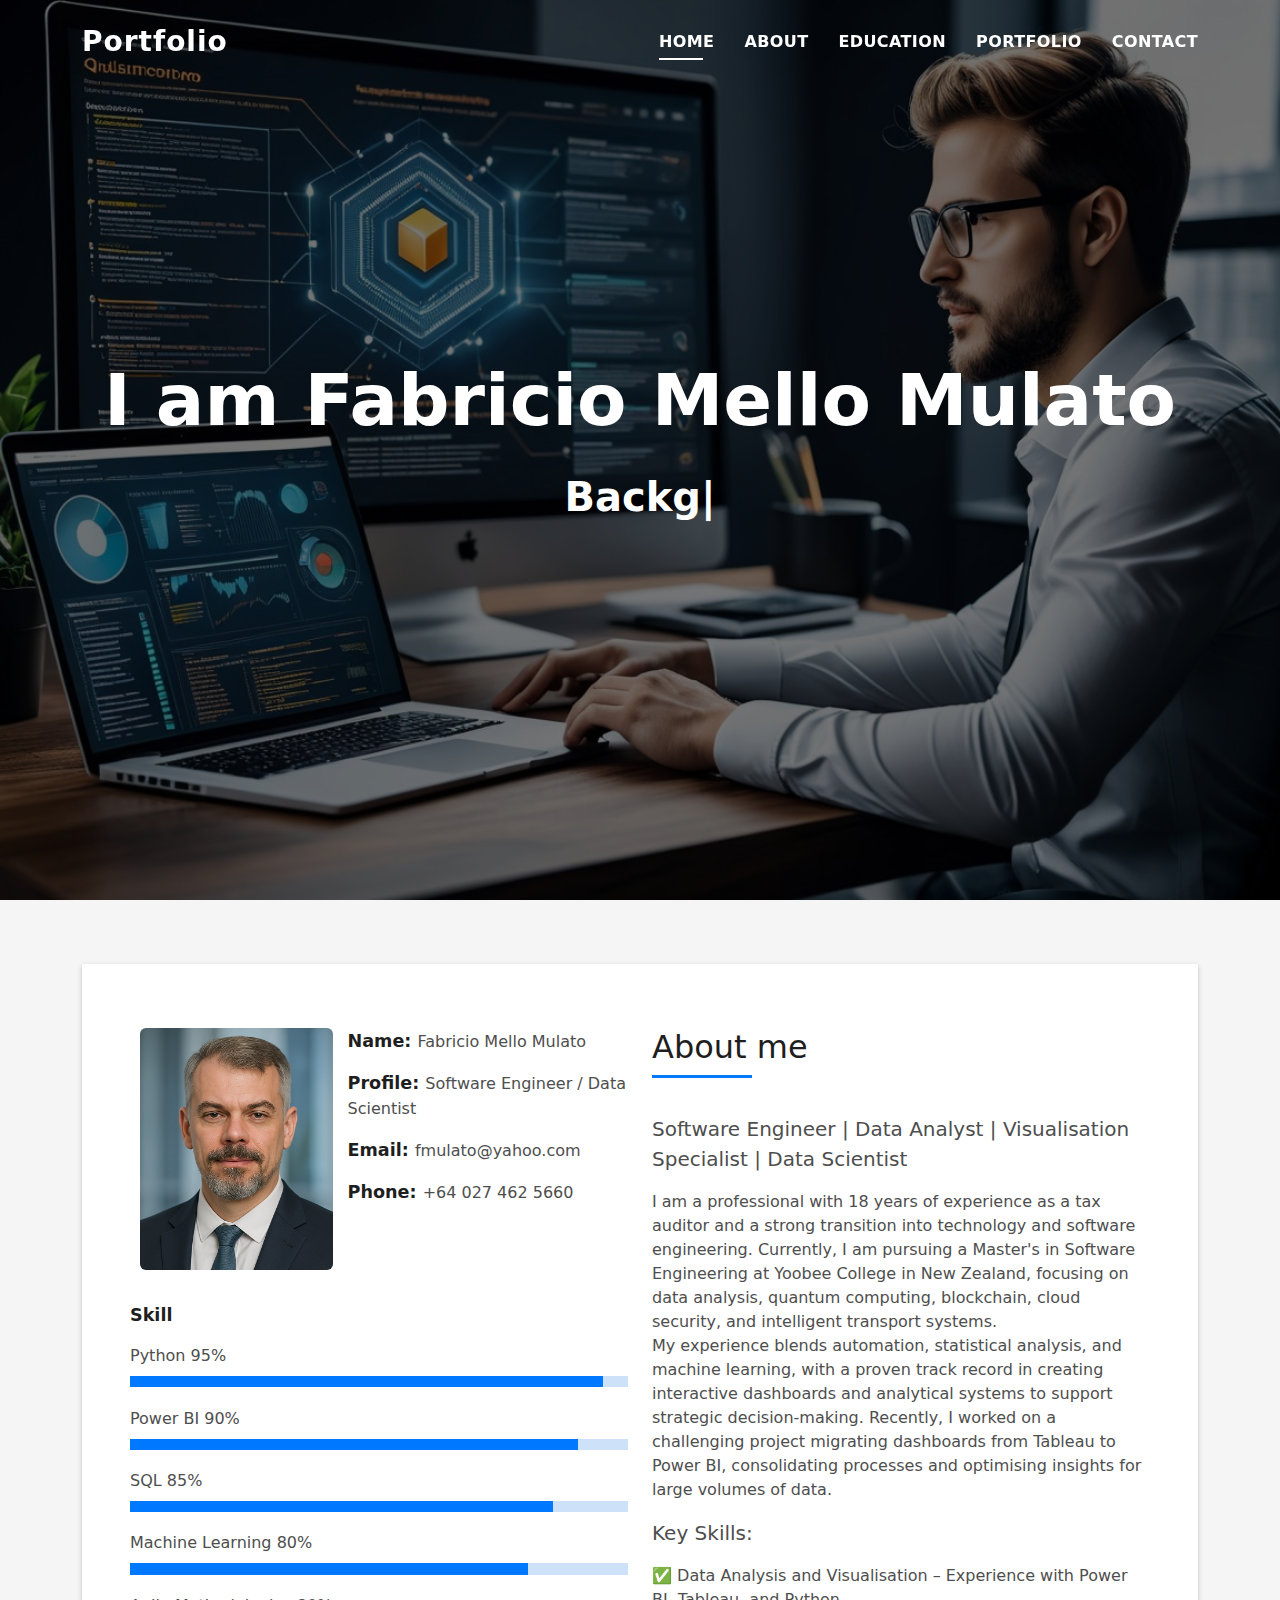
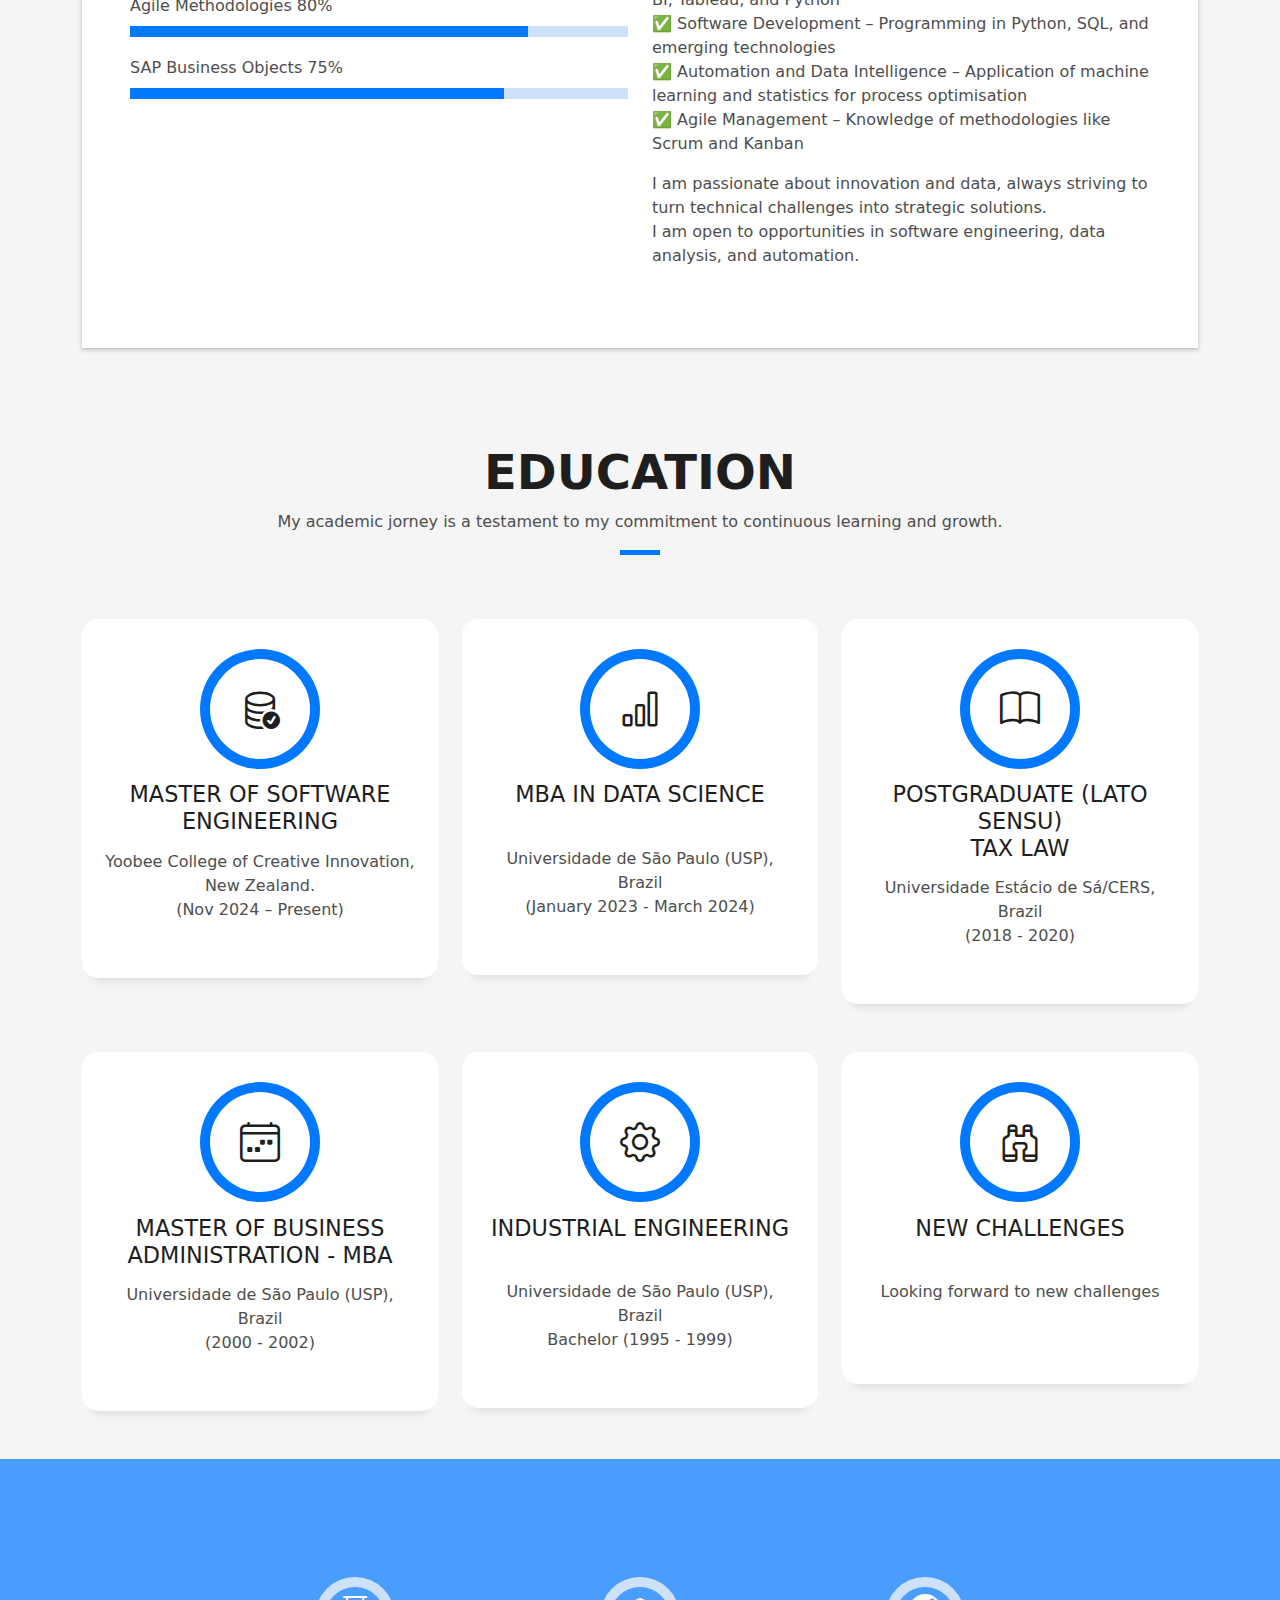
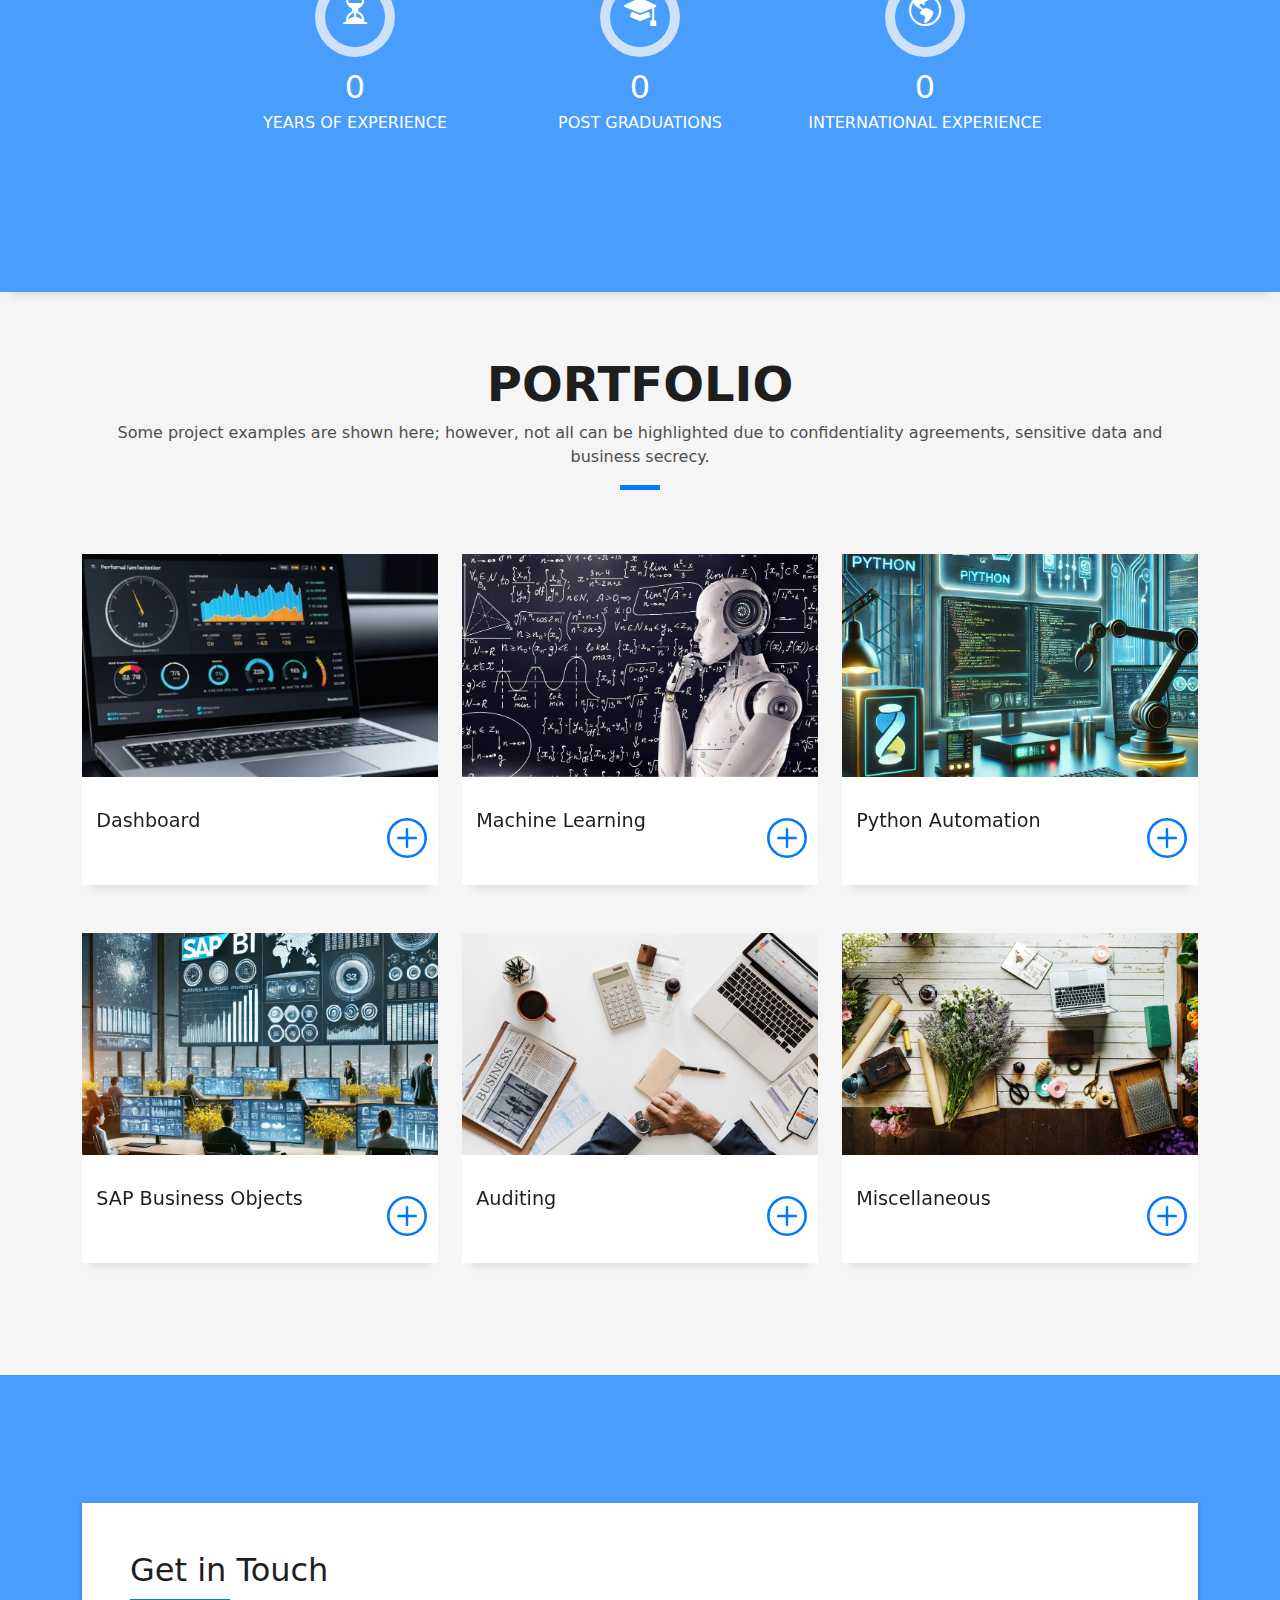
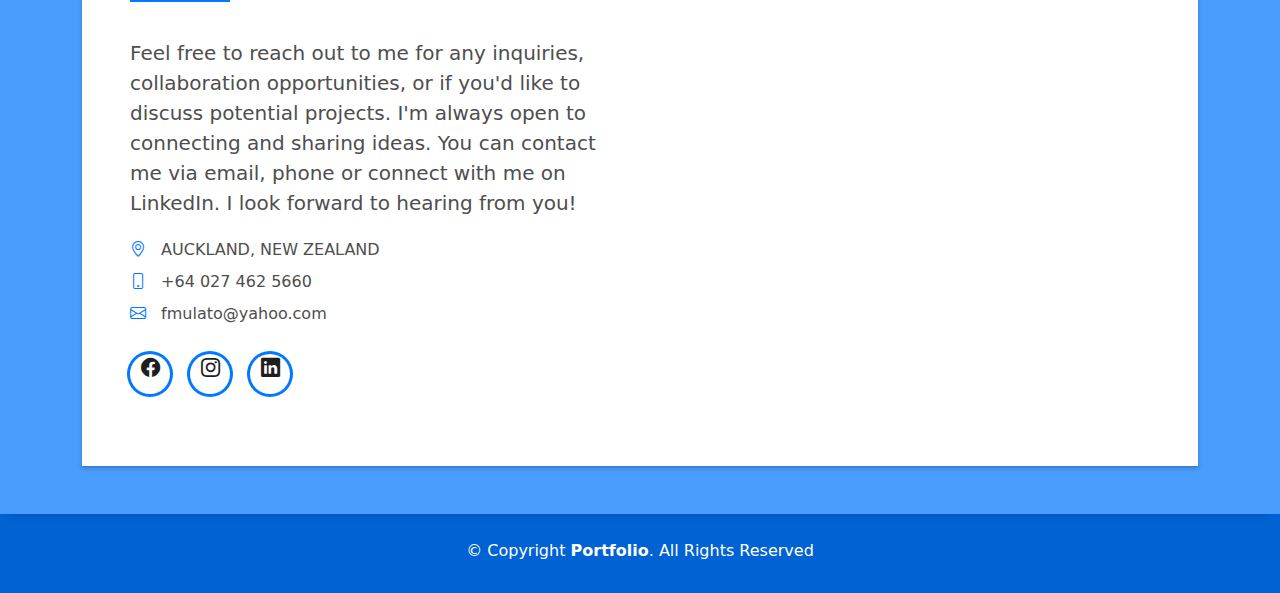
<file: index.html>
<!DOCTYPE html>
<html lang="en">

<head>
  <meta charset="utf-8">
  <meta content="width=device-width, initial-scale=1.0" name="viewport">

  <title>Portfolio - Index</title>
  <meta content="" name="description">
  <meta content="" name="keywords">

  <!-- Favicons -->
  <link href="assets/img/favicon.png" rel="icon">
  <link href="assets/img/apple-touch-icon.png" rel="apple-touch-icon">

  <!-- Vendor CSS Files -->
  <link href="assets/vendor/bootstrap/css/bootstrap.min.css" rel="stylesheet">
  <link href="assets/vendor/bootstrap-icons/bootstrap-icons.css" rel="stylesheet">
  <link href="assets/vendor/glightbox/css/glightbox.min.css" rel="stylesheet">
  <link href="assets/vendor/swiper/swiper-bundle.min.css" rel="stylesheet">

  <!-- Template Main CSS File -->
  <link href="assets/css/style.css" rel="stylesheet">


</head>

<body>

  <!-- ======= Header ======= -->
  <header id="header" class="fixed-top">
    <div class="container d-flex align-items-center justify-content-between">

      <h1 class="logo"><a href="index.html">Portfolio</a></h1>
      <nav id="navbar" class="navbar">
        <ul>
          <li><a class="nav-link scrollto active" href="#hero">Home</a></li>
          <li><a class="nav-link scrollto" href="#about">About</a></li>
          <li><a class="nav-link scrollto" href="#services">Education</a></li>
          <li><a class="nav-link scrollto " href="#work">Portfolio</a></li>
          <li><a class="nav-link scrollto" href="#contact">Contact</a></li>
        </ul>
        <i class="bi bi-list mobile-nav-toggle"></i>
      </nav><!-- .navbar -->

    </div>
  </header><!-- End Header -->

  <!-- ======= Hero Section ======= -->
  <div id="hero" class="hero route bg-image" style="background-image: url(assets/img/hero-bg2.jpg)">
    <div class="overlay-itro"></div>
    <div class="hero-content display-table">
      <div class="table-cell">
        <div class="container">
          <!--<p class="display-6 color-d">Hello, world!</p>-->
          <h1 class="hero-title mb-4">I am Fabricio Mello Mulato</h1>
          <p class="hero-subtitle"><span class="typed" data-typed-items="Background in tax auditing, data analysis, and software engineer"></span></p>
          <!-- <p class="pt-3"><a class="btn btn-primary btn js-scroll px-4" href="#about" role="button">Learn More</a></p> -->
        </div>
      </div>
    </div>
  </div><!-- End Hero Section -->

  <main id="main">

    <!-- ======= About Section ======= -->
    <section id="about" class="about-mf sect-pt4 route">
      <div class="container">
        <div class="row">
          <div class="col-sm-12">
            <div class="box-shadow-full">
              <div class="row">
                <div class="col-md-6">
                  <div class="row">
                    <div class="col-sm-6 col-md-5">
                      <div class="about-img">
                        <img src="assets/img/FMM_profile.png" class="img-fluid rounded b-shadow-a" alt="">
                      </div>
                    </div>
                    <div class="col-sm-6 col-md-7">
                      <div class="about-info">
                        <p><span class="title-s">Name: </span> <span>Fabricio Mello Mulato</span></p>
                        <p><span class="title-s">Profile: </span> <span>Software Engineer / Data Scientist</span></p>
                        <p><span class="title-s">Email: </span> <span>fmulato@yahoo.com</span></p>
                        <p><span class="title-s">Phone: </span> <span>+64 027 462 5660</span></p>
                      </div>
                    </div>
                  </div>
                  <div class="skill-mf">
                    <p class="title-s">Skill</p>
                    <span>Python</span> <span class="pull-right">95%</span>
                    <div class="progress">
                      <div class="progress-bar" role="progressbar" style="width: 95%;" aria-valuenow="95" aria-valuemin="0" aria-valuemax="100"></div>
                    </div>
                    <span>Power BI</span> <span class="pull-right">90%</span>
                    <div class="progress">
                      <div class="progress-bar" role="progressbar" style="width: 90%" aria-valuenow="90" aria-valuemin="0" aria-valuemax="100"></div>
                    </div>
                    <span>SQL</span> <span class="pull-right">85%</span>
                    <div class="progress">
                      <div class="progress-bar" role="progressbar" style="width: 85%" aria-valuenow="85" aria-valuemin="0" aria-valuemax="100"></div>
                    </div>
                    <span>Machine Learning</span> <span class="pull-right">80%</span>
                    <div class="progress">
                      <div class="progress-bar" role="progressbar" style="width: 80%" aria-valuenow="80" aria-valuemin="0" aria-valuemax="100"></div>
                    </div>
                    <span>Agile Methodologies</span> <span class="pull-right">80%</span>
                    <div class="progress">
                      <div class="progress-bar" role="progressbar" style="width: 80%" aria-valuenow="80" aria-valuemin="0" aria-valuemax="100"></div>
                    </div>
                    <span>SAP Business Objects</span> <span class="pull-right">75%</span>
                    <div class="progress">
                      <div class="progress-bar" role="progressbar" style="width: 75%" aria-valuenow="75" aria-valuemin="0" aria-valuemax="100"></div>
                    </div>
                  </div>
                </div>
                <div class="col-md-6">
                  <div class="about-me pt-4 pt-md-0">
                    <div class="title-box-2">
                      <h5 class="title-left">
                        About me
                      </h5>
                    </div>
                    <p class="lead">
                      Software Engineer | Data Analyst | Visualisation Specialist | Data Scientist
                    </p>
                    I am a professional with 18 years of experience as a tax auditor and a strong transition into technology and software engineering.
                    Currently, I am pursuing a Master's in Software Engineering at Yoobee College in New Zealand, focusing on data analysis, quantum computing,
                    blockchain, cloud security, and intelligent transport systems.<br>

                    My experience blends automation, statistical analysis, and machine learning, with a proven track record in creating interactive dashboards and analytical systems to support strategic decision-making.
                    Recently, I worked on a challenging project migrating dashboards from Tableau to Power BI, consolidating processes and optimising insights for large volumes of data.
                    </p>
                    <p class="lead">
                      Key Skills:</p>
                      ✅ Data Analysis and Visualisation – Experience with Power BI, Tableau, and Python<br>
                      ✅ Software Development – Programming in Python, SQL, and emerging technologies<br>
                      ✅ Automation and Data Intelligence – Application of machine learning and statistics for process optimisation<br>
                      ✅ Agile Management – Knowledge of methodologies like Scrum and Kanban<br>
                    </p>
                    <p class="lead"></p>
                      I am passionate about innovation and data, always striving to turn technical challenges into strategic solutions.<br>
                      I am open to opportunities in software engineering, data analysis, and automation.
                    </p>
                  </div>
                </div>
              </div>
            </div>
          </div>
        </div>
      </div>
    </section><!-- End About Section -->

    <!-- ======= Services Section ======= -->
    <section id="services" class="services-mf pt-5 route">
      <div class="container">
        <div class="row">
          <div class="col-sm-12">
            <div class="title-box text-center">
              <h3 class="title-a">
                Education
              </h3>
              <p class="subtitle-a">
                My academic jorney is a testament to my commitment to continuous learning and growth.
              </p>
              <div class="line-mf"></div>
            </div>
          </div>
        </div>
        <div class="row">
          <div class="col-md-4">
            <div class="service-box">
              <div class="service-ico">
                <span class="ico-circle"><i class="bi bi-database-check"></i></span>
              </div>
              <div class="service-content">
                <h2 class="s-title">Master of Software Engineering</h2>
                <p class="s-description text-center">
                  Yoobee College of Creative Innovation, New Zealand.<br>
                  (Nov 2024 – Present)
                </p>
              </div>
            </div>
          </div>
          <div class="col-md-4">
            <div class="service-box">
              <div class="service-ico">
                <span class="ico-circle"><i class="bi bi-bar-chart"></i></span>
              </div>
              <div class="service-content">
                <h2 class="s-title">MBA in Data Science</h2><br>
                <p class="s-description text-center">
                  Universidade de São Paulo (USP), Brazil<br>
                  (January 2023 - March 2024)
                </p>
              </div>
            </div>
          </div>
          <div class="col-md-4">
            <div class="service-box">
              <div class="service-ico">
                <span class="ico-circle"><i class="bi bi-book"></i></span>
              </div>
              <div class="service-content">
                <h2 class="s-title">Postgraduate (Lato Sensu)<br> Tax Law</h2>
                <p class="s-description text-center">
                   Universidade Estácio de Sá/CERS, Brazil <br>
                  (2018 - 2020)
                </p>
              </div>
            </div>
          </div>
          <div class="col-md-4">
            <div class="service-box">
              <div class="service-ico">
                <span class="ico-circle"><i class="bi bi-calendar4-week"></i></span>
              </div>
              <div class="service-content">
                <h2 class="s-title">Master of Business Administration - MBA</h2>
                <p class="s-description text-center">
                  Universidade de São Paulo (USP), Brazil <br>
                  (2000 - 2002)
                </p>
              </div>
            </div>
          </div>
          <div class="col-md-4">
            <div class="service-box">
              <div class="service-ico">
                <span class="ico-circle"><i class="bi bi-gear"></i></span>
              </div>
              <div class="service-content">
                <h2 class="s-title">Industrial Engineering</h2> <br>
                <p class="s-description text-center">
                  Universidade de São Paulo (USP), Brazil<br>
                  Bachelor  (1995 - 1999)
                </p>
              </div>
            </div>
          </div>
          <div class="col-md-4">
            <div class="service-box">
              <div class="service-ico">
                <span class="ico-circle"><i class="bi bi-binoculars"></i></span>
              </div>
              <div class="service-content">
                <h2 class="s-title">New Challenges</h2><br>
                <p class="s-description text-center">
                  Looking forward to new challenges<br><br>
                </p>
              </div>
            </div>
          </div>
        </div>
      </div>
    </section><!-- End Services Section -->

    <!-- ======= Counter Section ======= -->
<div class="section-counter paralax-mf bg-image" style="background-image: url(assets/img/counters-bg.jpg)">
  <div class="overlay-mf"></div>
  <div class="container position-relative">
    <div class="row justify-content-center"> <!-- Adicionado justify-content-center -->

      <div class="col-sm-3 col-lg-3">
        <div class="counter-box pt-4 pt-md-0 text-center">
          <div class="counter-ico">
            <span class="ico-circle"><i class="bi bi-hourglass-split"></i></span>
          </div>
          <div class="counter-num">
            <p data-purecounter-start="0" data-purecounter-end="24" data-purecounter-duration="1" class="counter purecounter"></p>
            <span class="counter-text">YEARS OF EXPERIENCE</span>
          </div>
        </div>
      </div>

      <div class="col-sm-3 col-lg-3">
        <div class="counter-box pt-4 pt-md-0 text-center">
          <div class="counter-ico">
            <span class="ico-circle"><i class="bi bi-mortarboard-fill"></i></span>
          </div>
          <div class="counter-num">
            <p data-purecounter-start="0" data-purecounter-end="4" data-purecounter-duration="1" class="counter purecounter"></p>
            <span class="counter-text">POST GRADUATIONS</span>
          </div>
        </div>
      </div>

      <div class="col-sm-3 col-lg-3">
        <div class="counter-box pt-4 pt-md-0 text-center">
          <div class="counter-ico">
            <span class="ico-circle"><i class="bi bi-globe-americas"></i></span>
          </div>
          <div class="counter-num">
            <p data-purecounter-start="0" data-purecounter-end="2" data-purecounter-duration="1" class="counter purecounter"></p>
            <span class="counter-text">INTERNATIONAL EXPERIENCE</span>
          </div>
        </div>
      </div>

    </div>
  </div>
</div>
<!-- End Counter Section -->

    <!-- ======= Portfolio Section ======= -->
    <section id="work" class="portfolio-mf sect-pt4 route">
      <div class="container">
        <div class="row">
          <div class="col-sm-12">
            <div class="title-box text-center">
              <h3 class="title-a">
                Portfolio
              </h3>
              <p class="subtitle-a">
                Some project examples are shown here; however, not all can be highlighted due to confidentiality agreements, sensitive data and business secrecy.
              </p>
              <div class="line-mf"></div>
            </div>
          </div>
        </div>
        <div class="row">
          <div class="col-md-4">
            <div class="work-box">
              <a href="assets/img/work-db.jpg" data-gallery="portfolioGallery" class="portfolio-lightbox">
                <div class="work-img">
                  <img src="assets/img/work-db.jpg" alt="" class="img-fluid" width="100%" height="80%">
                </div>
              </a>
              <div class="work-content">
                <div class="row">
                  <div class="col-sm-8">
                    <h2 class="w-title">Dashboard</h2>
                  </div>
                  <div class="col-sm-4">
                    <div class="w-like">
                      <a href="portfolio-details.html"> <span class="bi bi-plus-circle"></span></a>
                    </div>
                  </div>
                </div>
              </div>
            </div>
          </div>
          <div class="col-md-4">
            <div class="work-box">
              <a href="assets/img/work-ml.jpg" data-gallery="portfolioGallery" class="portfolio-lightbox">
                <div class="work-img">
                  <img src="assets/img/work-ml.jpg" alt="" class="img-fluid" width="100%" height="100%">
                </div>
              </a>
              <div class="work-content">
                <div class="row">
                  <div class="col-sm-8">
                    <h2 class="w-title">Machine Learning</h2>
                  </div>
                  <div class="col-sm-4">
                    <div class="w-like">
                      <a href="portfolio-details2.html"> <span class="bi bi-plus-circle"></span></a>
                    </div>
                  </div>
                </div>
              </div>
            </div>
          </div>
          <div class="col-md-4">
            <div class="work-box">
              <a href="assets/img/pyhon_auto.jpg" data-gallery="portfolioGallery" class="portfolio-lightbox">
                <div class="work-img">
                  <img src="assets/img/pyhon_auto.jpg" alt="" class="img-fluid">
                </div>
              </a>
              <div class="work-content">
                <div class="row">
                  <div class="col-sm-8">
                    <h2 class="w-title">Python Automation</h2>
                  </div>
                  <div class="col-sm-4">
                    <div class="w-like">
                      <a href="portfolio-details3.html"> <span class="bi bi-plus-circle"></span></a>
                    </div>
                  </div>
                </div>
              </div>
            </div>
          </div>
          <div class="col-md-4">
            <div class="work-box">
              <a href="assets/img/sap-bi.jpg" data-gallery="portfolioGallery" class="portfolio-lightbox">
                <div class="work-img">
                  <img src="assets/img/sap-bi.jpg" alt="" class="img-fluid">
                </div>
              </a>
              <div class="work-content">
                <div class="row">
                  <div class="col-sm-8">
                    <h2 class="w-title">SAP Business Objects</h2>
                    </div>
                  <div class="col-sm-4">
                    <div class="w-like">
                      <a href="portfolio-details4.html"> <span class="bi bi-plus-circle"></span></a>
                    </div>
                  </div>
                </div>
              </div>
            </div>
          </div>
          <div class="col-md-4">
            <div class="work-box">
              <a href="assets/img/work-3.jpg" data-gallery="portfolioGallery" class="portfolio-lightbox">
                <div class="work-img">
                  <img src="assets/img/work-3.jpg" alt="" class="img-fluid">
                </div>
              </a>
              <div class="work-content">
                <div class="row">
                  <div class="col-sm-8">
                    <h2 class="w-title">Auditing</h2>
                   </div>
                  <div class="col-sm-4">
                    <div class="w-like">
                      <a href="portfolio-details5.html"> <span class="bi bi-plus-circle"></span></a>
                    </div>
                  </div>
                </div>
              </div>
            </div>
          </div>
          <div class="col-md-4">
            <div class="work-box">
              <a href="assets/img/work-5.jpg" data-gallery="portfolioGallery" class="portfolio-lightbox">
                <div class="work-img">
                  <img src="assets/img/work-5.jpg" alt="" class="img-fluid">
                </div>
              </a>
              <div class="work-content">
                <div class="row">
                  <div class="col-sm-8">
                    <h2 class="w-title">Miscellaneous</h2>
                  </div>
                  <div class="col-sm-4">
                    <div class="w-like">
                      <a href="portfolio-details6.html"> <span class="bi bi-plus-circle"></span></a>
                    </div>
                  </div>
                </div>
              </div>
            </div>
          </div>

        </div>
      </div>
    </section><!-- End Portfolio Section -->


    <!-- ======= Contact Section ======= -->
    <section id="contact" class="paralax-mf footer-paralax bg-image sect-mt4 route" style="background-image: url(assets/img/overlay-bg.jpg)">
      <div class="overlay-mf"></div>
      <div class="container">
        <div class="row">
          <div class="col-sm-12">
            <div class="contact-mf">
              <div id="contact" class="box-shadow-full">
                <div class="row">

                  <div class="col-md-6">
                    <div class="title-box-2 pt-4 pt-md-0">
                      <h5 class="title-left">
                        Get in Touch
                      </h5>
                    </div>
                    <div class="more-info">
                      <p class="lead">
                        Feel free to reach out to me for any inquiries, collaboration opportunities, or if you'd like to discuss potential projects. I'm always open to connecting and sharing ideas. You can contact me via email, phone or connect with me on LinkedIn.
                        I look forward to hearing from you!
                      </p>
                      <ul class="list-ico">
                        <li><span class="bi bi-geo-alt"></span> AUCKLAND, NEW ZEALAND</li>
                        <li><span class="bi bi-phone"></span> +64 027 462 5660</li>
                        <li><span class="bi bi-envelope"></span> fmulato@yahoo.com</li>
                      </ul>
                    </div>
                    <div class="socials">
                      <ul>
                        <li><a href="https://www.facebook.com/fabricio.mulato"><span class="ico-circle"><i class="bi bi-facebook"></i></span></a></li>
                        <li><a href="https://www.instagram.com/fabriciomulato/"><span class="ico-circle"><i class="bi bi-instagram"></i></span></a></li>
                        <li><a href="https://www.linkedin.com/in/fabricio-mulato"><span class="ico-circle"><i class="bi bi-linkedin"></i></span></a></li>
                      </ul>
                    </div>
                  </div>
                </div>
              </div>
            </div>
          </div>
        </div>
      </div>
    </section><!-- End Contact Section -->

  </main><!-- End #main -->

  <!-- ======= Footer ======= -->
  <footer>
    <div class="container">
      <div class="row">
        <div class="col-sm-12">
          <div class="copyright-box">
            <p class="copyright">&copy; Copyright <strong>Portfolio</strong>. All Rights Reserved</p>
            <div class="credits">

            </div>
          </div>
        </div>
      </div>
    </div>
  </footer><!-- End  Footer -->

  <div id="preloader"></div>
  <a href="#" class="back-to-top d-flex align-items-center justify-content-center"><i class="bi bi-arrow-up-short"></i></a>

  <!-- Vendor JS Files -->
  <script src="assets/vendor/purecounter/purecounter_vanilla.js"></script>
  <script src="assets/vendor/bootstrap/js/bootstrap.bundle.min.js"></script>
  <script src="assets/vendor/glightbox/js/glightbox.min.js"></script>
  <script src="assets/vendor/swiper/swiper-bundle.min.js"></script>
  <script src="assets/vendor/typed.js/typed.umd.js"></script>
  <script src="assets/vendor/php-email-form/validate.js"></script>

  <!-- Template Main JS File -->
  <script src="assets/js/main.js"></script>

</body>

</html>
</file>
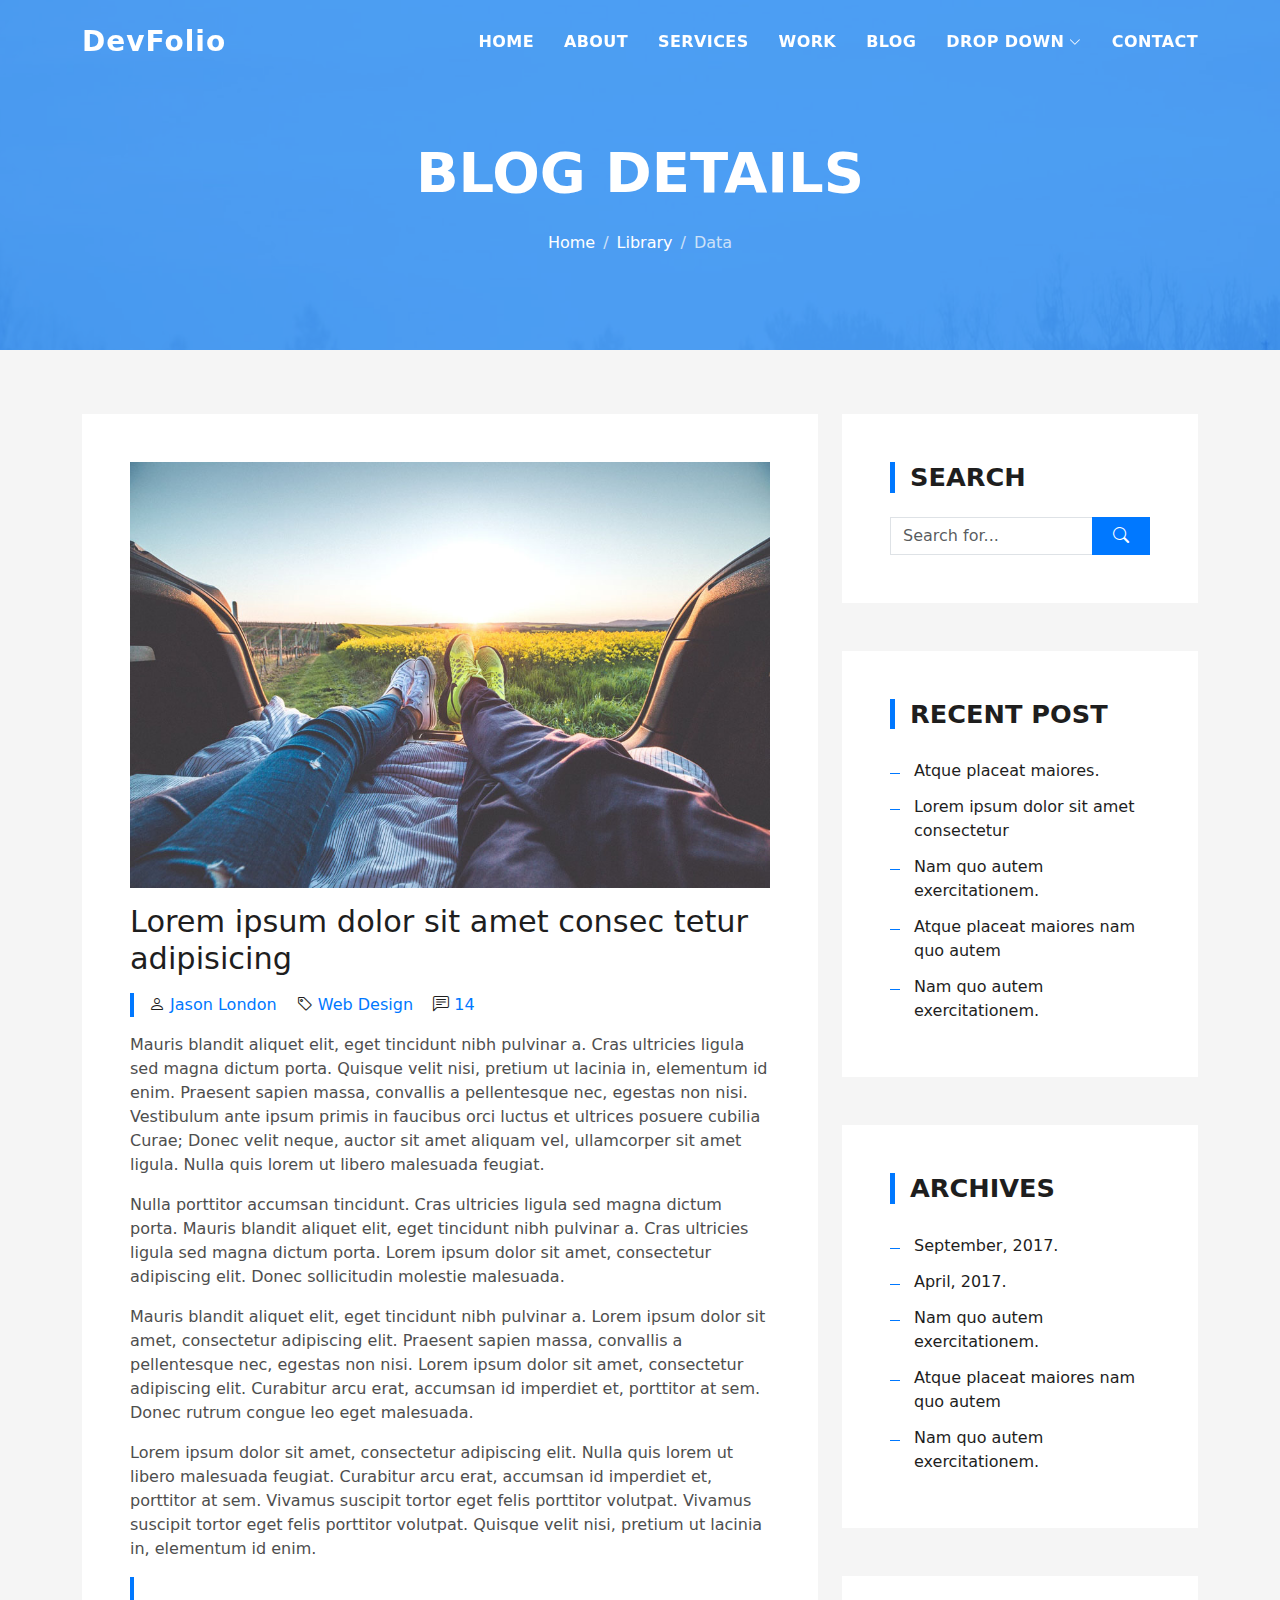
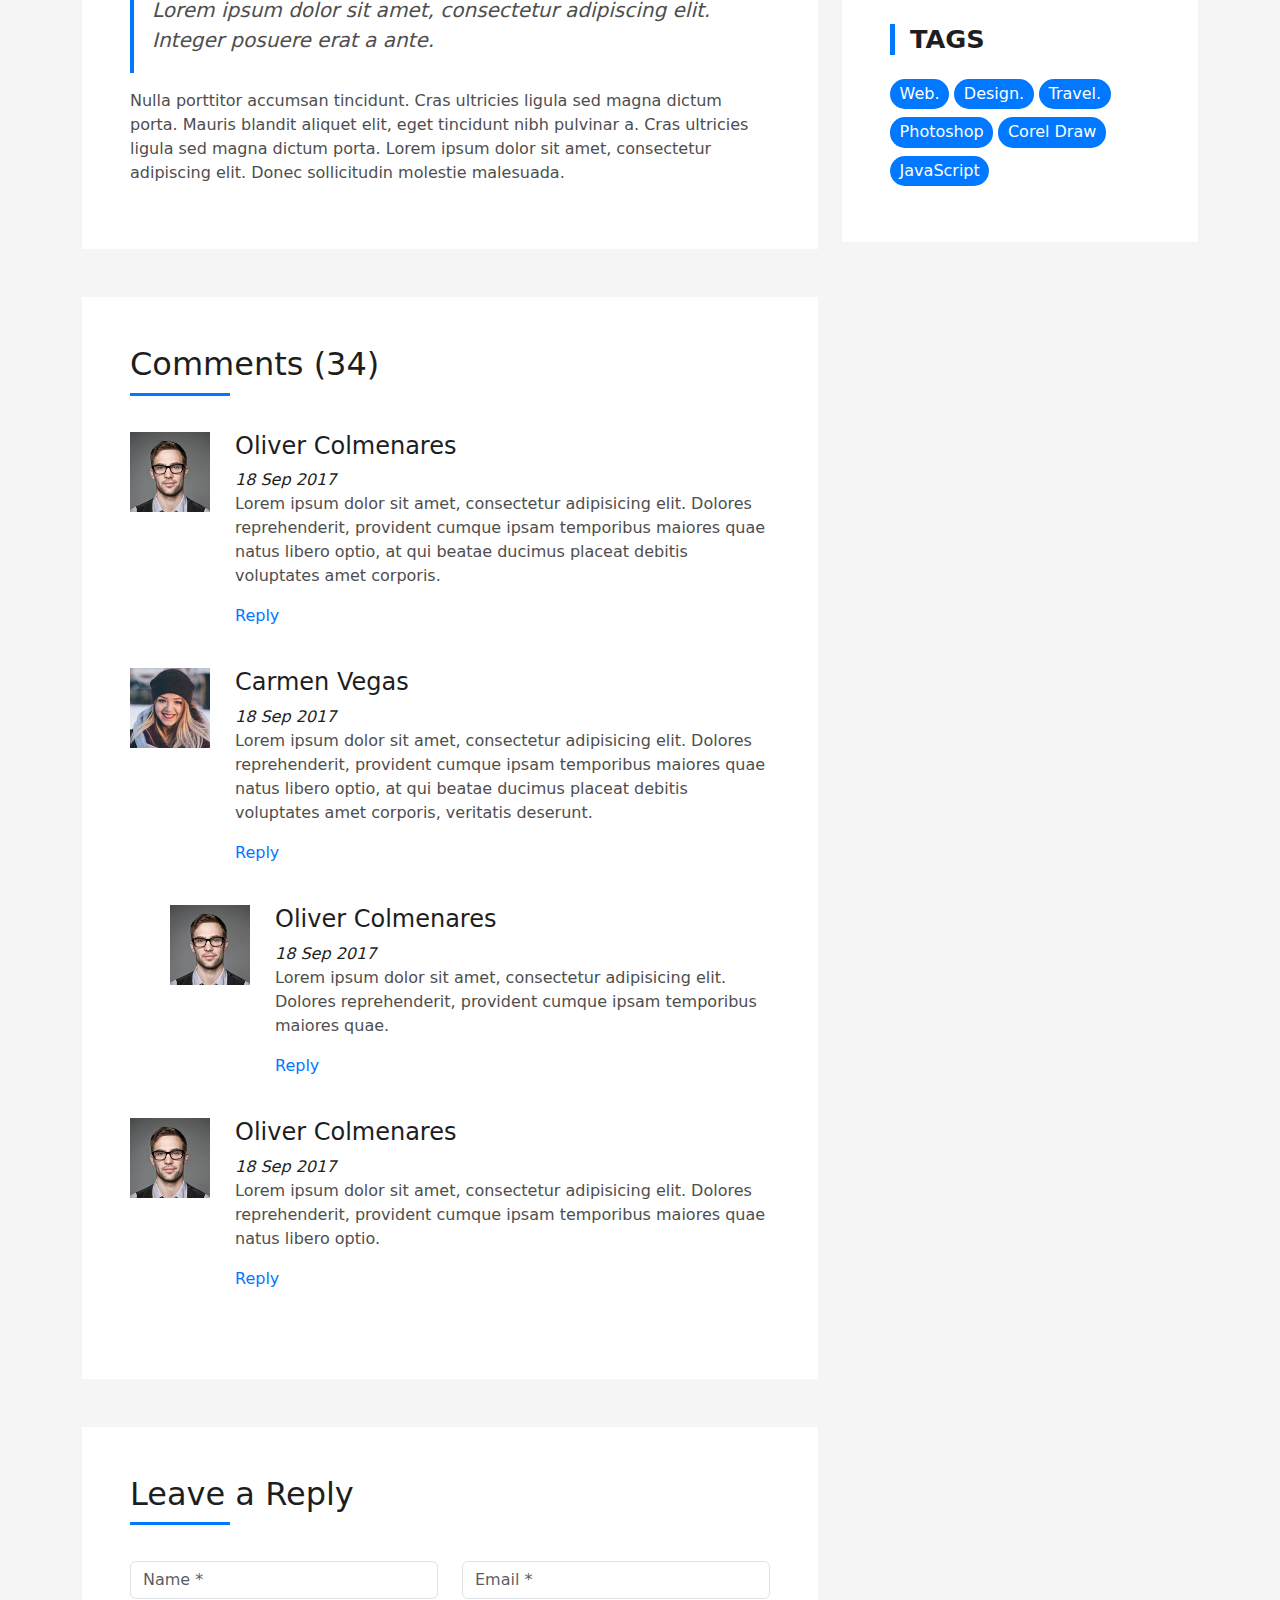
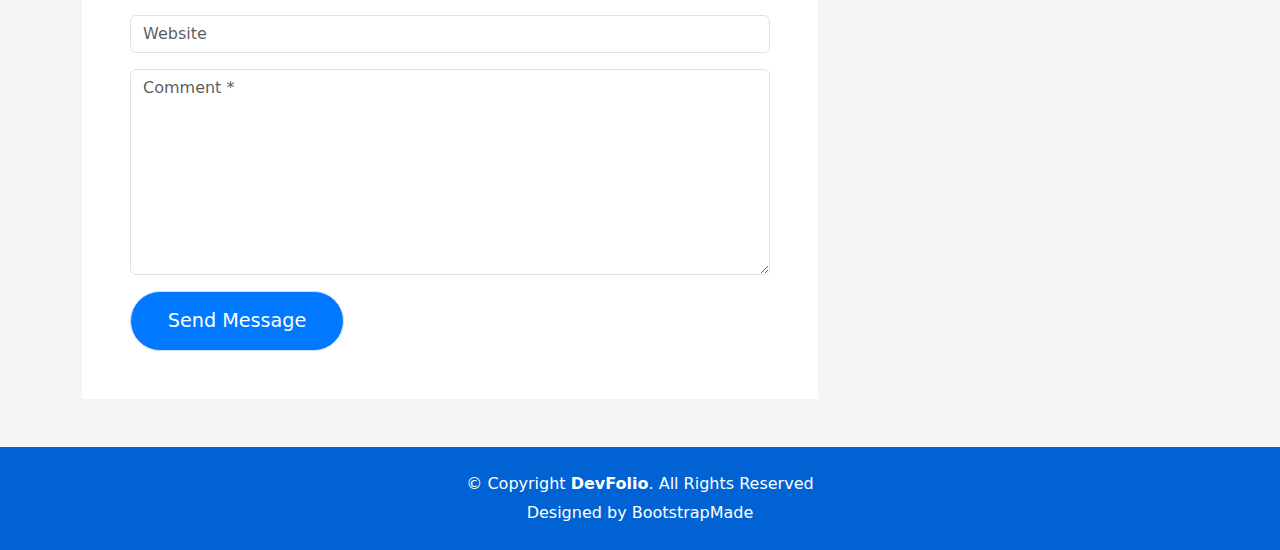
<file: blog-single.html>
<!DOCTYPE html>
<html lang="en">

<head>
  <meta charset="utf-8">
  <meta content="width=device-width, initial-scale=1.0" name="viewport">

  <title>DevFolio Bootstrap Portfolio Template - Blog Single</title>
  <meta content="" name="description">
  <meta content="" name="keywords">

  <!-- Favicons -->
  <link href="assets/img/favicon.png" rel="icon">
  <link href="assets/img/apple-touch-icon.png" rel="apple-touch-icon">

  <!-- Vendor CSS Files -->
  <link href="assets/vendor/bootstrap/css/bootstrap.min.css" rel="stylesheet">
  <link href="assets/vendor/bootstrap-icons/bootstrap-icons.css" rel="stylesheet">
  <link href="assets/vendor/glightbox/css/glightbox.min.css" rel="stylesheet">
  <link href="assets/vendor/swiper/swiper-bundle.min.css" rel="stylesheet">

  <!-- Template Main CSS File -->
  <link href="assets/css/style.css" rel="stylesheet">

  <!-- =======================================================
  * Template Name: DevFolio
  * Template URL: https://bootstrapmade.com/devfolio-bootstrap-portfolio-html-template/
  * Updated: Mar 17 2024 with Bootstrap v5.3.3
  * Author: BootstrapMade.com
  * License: https://bootstrapmade.com/license/
  ======================================================== -->
</head>

<body>

  <!-- ======= Header ======= -->
  <header id="header" class="fixed-top">
    <div class="container d-flex align-items-center justify-content-between">

      <h1 class="logo"><a href="index.html">DevFolio</a></h1>
      <!-- Uncomment below if you prefer to use an image logo -->
      <!-- <a href="index.html" class="logo"><img src="assets/img/logo.png" alt="" class="img-fluid"></a>-->

      <nav id="navbar" class="navbar">
        <ul>
          <li><a class="nav-link scrollto " href="#hero">Home</a></li>
          <li><a class="nav-link scrollto" href="#about">About</a></li>
          <li><a class="nav-link scrollto" href="#services">Services</a></li>
          <li><a class="nav-link scrollto " href="#work">Work</a></li>
          <li><a class="nav-link scrollto " href="#blog">Blog</a></li>
          <li class="dropdown"><a href="#"><span>Drop Down</span> <i class="bi bi-chevron-down"></i></a>
            <ul>
              <li><a href="#">Drop Down 1</a></li>
              <li class="dropdown"><a href="#"><span>Deep Drop Down</span> <i class="bi bi-chevron-right"></i></a>
                <ul>
                  <li><a href="#">Deep Drop Down 1</a></li>
                  <li><a href="#">Deep Drop Down 2</a></li>
                  <li><a href="#">Deep Drop Down 3</a></li>
                  <li><a href="#">Deep Drop Down 4</a></li>
                  <li><a href="#">Deep Drop Down 5</a></li>
                </ul>
              </li>
              <li><a href="#">Drop Down 2</a></li>
              <li><a href="#">Drop Down 3</a></li>
              <li><a href="#">Drop Down 4</a></li>
            </ul>
          </li>
          <li><a class="nav-link scrollto" href="#contact">Contact</a></li>
        </ul>
        <i class="bi bi-list mobile-nav-toggle"></i>
      </nav><!-- .navbar -->

    </div>
  </header><!-- End Header -->

  <div class="hero hero-single route bg-image" style="background-image: url(assets/img/overlay-bg.jpg)">
    <div class="overlay-mf"></div>
    <div class="hero-content display-table">
      <div class="table-cell">
        <div class="container">
          <h2 class="hero-title mb-4">Blog Details</h2>
          <ol class="breadcrumb d-flex justify-content-center">
            <li class="breadcrumb-item">
              <a href="#">Home</a>
            </li>
            <li class="breadcrumb-item">
              <a href="#">Library</a>
            </li>
            <li class="breadcrumb-item active">Data</li>
          </ol>
        </div>
      </div>
    </div>
  </div>

  <main id="main">

    <!-- ======= Blog Single Section ======= -->
    <section class="blog-wrapper sect-pt4" id="blog">
      <div class="container">
        <div class="row">
          <div class="col-md-8">
            <div class="post-box">
              <div class="post-thumb">
                <img src="assets/img/post-1.jpg" class="img-fluid" alt="">
              </div>
              <div class="post-meta">
                <h1 class="article-title">Lorem ipsum dolor sit amet consec tetur adipisicing</h1>
                <ul>
                  <li>
                    <span class="bi bi-person"></span>
                    <a href="#">Jason London</a>
                  </li>
                  <li>
                    <span class="bi bi-tag"></span>
                    <a href="#">Web Design</a>
                  </li>
                  <li>
                    <span class="bi bi-chat-left-text"></span>
                    <a href="#">14</a>
                  </li>
                </ul>
              </div>
              <div class="article-content">
                <p>
                  Mauris blandit aliquet elit, eget tincidunt nibh pulvinar a. Cras ultricies ligula sed magna dictum
                  porta. Quisque velit
                  nisi, pretium ut lacinia in, elementum id enim. Praesent sapien massa, convallis a pellentesque
                  nec, egestas non nisi. Vestibulum ante ipsum primis in faucibus orci luctus et ultrices posuere
                  cubilia Curae; Donec velit neque, auctor sit amet aliquam vel, ullamcorper sit amet ligula.
                  Nulla quis lorem ut libero malesuada feugiat.
                </p>
                <p>
                  Nulla porttitor accumsan tincidunt. Cras ultricies ligula sed magna dictum porta. Mauris blandit
                  aliquet elit, eget tincidunt
                  nibh pulvinar a. Cras ultricies ligula sed magna dictum porta. Lorem ipsum dolor sit amet,
                  consectetur adipiscing elit. Donec sollicitudin molestie malesuada.
                </p>
                <p>
                  Mauris blandit aliquet elit, eget tincidunt nibh pulvinar a. Lorem ipsum dolor sit amet, consectetur
                  adipiscing elit. Praesent
                  sapien massa, convallis a pellentesque nec, egestas non nisi. Lorem ipsum dolor sit amet,
                  consectetur adipiscing elit. Curabitur arcu erat, accumsan id imperdiet et, porttitor at
                  sem. Donec rutrum congue leo eget malesuada.
                </p>
                <p>
                  Lorem ipsum dolor sit amet, consectetur adipiscing elit. Nulla quis lorem ut libero malesuada feugiat.
                  Curabitur arcu erat,
                  accumsan id imperdiet et, porttitor at sem. Vivamus suscipit tortor eget felis porttitor
                  volutpat. Vivamus suscipit tortor eget felis porttitor volutpat. Quisque velit nisi, pretium
                  ut lacinia in, elementum id enim.
                </p>
                <blockquote class="blockquote">
                  <p class="mb-0">Lorem ipsum dolor sit amet, consectetur adipiscing elit. Integer posuere erat a ante.</p>
                </blockquote>
                <p>
                  Nulla porttitor accumsan tincidunt. Cras ultricies ligula sed magna dictum porta. Mauris blandit
                  aliquet elit, eget tincidunt
                  nibh pulvinar a. Cras ultricies ligula sed magna dictum porta. Lorem ipsum dolor sit amet,
                  consectetur adipiscing elit. Donec sollicitudin molestie malesuada.
                </p>
              </div>
            </div>
            <div class="box-comments">
              <div class="title-box-2">
                <h4 class="title-comments title-left">Comments (34)</h4>
              </div>
              <ul class="list-comments">
                <li>
                  <div class="comment-avatar">
                    <img src="assets/img/testimonial-2.jpg" alt="">
                  </div>
                  <div class="comment-details">
                    <h4 class="comment-author">Oliver Colmenares</h4>
                    <span>18 Sep 2017</span>
                    <p>
                      Lorem ipsum dolor sit amet, consectetur adipisicing elit. Dolores reprehenderit, provident cumque
                      ipsam temporibus maiores
                      quae natus libero optio, at qui beatae ducimus placeat debitis voluptates amet corporis.
                    </p>
                    <a href="3">Reply</a>
                  </div>
                </li>
                <li>
                  <div class="comment-avatar">
                    <img src="assets/img/testimonial-4.jpg" alt="">
                  </div>
                  <div class="comment-details">
                    <h4 class="comment-author">Carmen Vegas</h4>
                    <span>18 Sep 2017</span>
                    <p>
                      Lorem ipsum dolor sit amet, consectetur adipisicing elit. Dolores reprehenderit, provident cumque
                      ipsam temporibus maiores
                      quae natus libero optio, at qui beatae ducimus placeat debitis voluptates amet corporis,
                      veritatis deserunt.
                    </p>
                    <a href="3">Reply</a>
                  </div>
                </li>
                <li class="comment-children">
                  <div class="comment-avatar">
                    <img src="assets/img/testimonial-2.jpg" alt="">
                  </div>
                  <div class="comment-details">
                    <h4 class="comment-author">Oliver Colmenares</h4>
                    <span>18 Sep 2017</span>
                    <p>
                      Lorem ipsum dolor sit amet, consectetur adipisicing elit. Dolores reprehenderit, provident cumque
                      ipsam temporibus maiores
                      quae.
                    </p>
                    <a href="3">Reply</a>
                  </div>
                </li>
                <li>
                  <div class="comment-avatar">
                    <img src="assets/img/testimonial-2.jpg" alt="">
                  </div>
                  <div class="comment-details">
                    <h4 class="comment-author">Oliver Colmenares</h4>
                    <span>18 Sep 2017</span>
                    <p>
                      Lorem ipsum dolor sit amet, consectetur adipisicing elit. Dolores reprehenderit, provident cumque
                      ipsam temporibus maiores
                      quae natus libero optio.
                    </p>
                    <a href="3">Reply</a>
                  </div>
                </li>
              </ul>
            </div>
            <div class="form-comments">
              <div class="title-box-2">
                <h3 class="title-left">
                  Leave a Reply
                </h3>
              </div>
              <form class="form-mf">
                <div class="row">
                  <div class="col-md-6 mb-3">
                    <div class="form-group">
                      <input type="text" class="form-control input-mf" id="inputName" placeholder="Name *" required>
                    </div>
                  </div>
                  <div class="col-md-6 mb-3">
                    <div class="form-group">
                      <input type="email" class="form-control input-mf" id="inputEmail1" placeholder="Email *" required>
                    </div>
                  </div>
                  <div class="col-md-12 mb-3">
                    <div class="form-group">
                      <input type="url" class="form-control input-mf" id="inputUrl" placeholder="Website">
                    </div>
                  </div>
                  <div class="col-md-12 mb-3">
                    <div class="form-group">
                      <textarea id="textMessage" class="form-control input-mf" placeholder="Comment *" name="message" cols="45" rows="8" required></textarea>
                    </div>
                  </div>
                  <div class="col-md-12">
                    <button type="submit" class="button button-a button-big button-rouded">Send Message</button>
                  </div>
                </div>
              </form>
            </div>
          </div>
          <div class="col-md-4">
            <div class="widget-sidebar sidebar-search">
              <h5 class="sidebar-title">Search</h5>
              <div class="sidebar-content">
                <form>
                  <div class="input-group">
                    <input type="text" class="form-control" placeholder="Search for..." aria-label="Search for...">
                    <span class="input-group-btn">
                      <button class="btn btn-secondary btn-search" type="button">
                        <span class="bi bi-search"></span>
                      </button>
                    </span>
                  </div>
                </form>
              </div>
            </div>
            <div class="widget-sidebar">
              <h5 class="sidebar-title">Recent Post</h5>
              <div class="sidebar-content">
                <ul class="list-sidebar">
                  <li>
                    <a href="#">Atque placeat maiores.</a>
                  </li>
                  <li>
                    <a href="#">Lorem ipsum dolor sit amet consectetur</a>
                  </li>
                  <li>
                    <a href="#">Nam quo autem exercitationem.</a>
                  </li>
                  <li>
                    <a href="#">Atque placeat maiores nam quo autem</a>
                  </li>
                  <li>
                    <a href="#">Nam quo autem exercitationem.</a>
                  </li>
                </ul>
              </div>
            </div>
            <div class="widget-sidebar">
              <h5 class="sidebar-title">Archives</h5>
              <div class="sidebar-content">
                <ul class="list-sidebar">
                  <li>
                    <a href="#">September, 2017.</a>
                  </li>
                  <li>
                    <a href="#">April, 2017.</a>
                  </li>
                  <li>
                    <a href="#">Nam quo autem exercitationem.</a>
                  </li>
                  <li>
                    <a href="#">Atque placeat maiores nam quo autem</a>
                  </li>
                  <li>
                    <a href="#">Nam quo autem exercitationem.</a>
                  </li>
                </ul>
              </div>
            </div>
            <div class="widget-sidebar widget-tags">
              <h5 class="sidebar-title">Tags</h5>
              <div class="sidebar-content">
                <ul>
                  <li>
                    <a href="#">Web.</a>
                  </li>
                  <li>
                    <a href="#">Design.</a>
                  </li>
                  <li>
                    <a href="#">Travel.</a>
                  </li>
                  <li>
                    <a href="#">Photoshop</a>
                  </li>
                  <li>
                    <a href="#">Corel Draw</a>
                  </li>
                  <li>
                    <a href="#">JavaScript</a>
                  </li>
                </ul>
              </div>
            </div>
          </div>
        </div>
      </div>
    </section><!-- End Blog Single Section -->

  </main><!-- End #main -->

  <!-- ======= Footer ======= -->
  <footer>
    <div class="container">
      <div class="row">
        <div class="col-sm-12">
          <div class="copyright-box">
            <p class="copyright">&copy; Copyright <strong>DevFolio</strong>. All Rights Reserved</p>
            <div class="credits">
              <!--
              All the links in the footer should remain intact.
              You can delete the links only if you purchased the pro version.
              Licensing information: https://bootstrapmade.com/license/
              Purchase the pro version with working PHP/AJAX contact form: https://bootstrapmade.com/buy/?theme=DevFolio
            -->
              Designed by <a href="https://bootstrapmade.com/">BootstrapMade</a>
            </div>
          </div>
        </div>
      </div>
    </div>
  </footer><!-- End  Footer -->

  <div id="preloader"></div>
  <a href="#" class="back-to-top d-flex align-items-center justify-content-center"><i class="bi bi-arrow-up-short"></i></a>

  <!-- Vendor JS Files -->
  <script src="assets/vendor/purecounter/purecounter_vanilla.js"></script>
  <script src="assets/vendor/bootstrap/js/bootstrap.bundle.min.js"></script>
  <script src="assets/vendor/glightbox/js/glightbox.min.js"></script>
  <script src="assets/vendor/swiper/swiper-bundle.min.js"></script>
  <script src="assets/vendor/typed.js/typed.umd.js"></script>
  <script src="assets/vendor/php-email-form/validate.js"></script>

  <!-- Template Main JS File -->
  <script src="assets/js/main.js"></script>

</body>

</html>
</file>
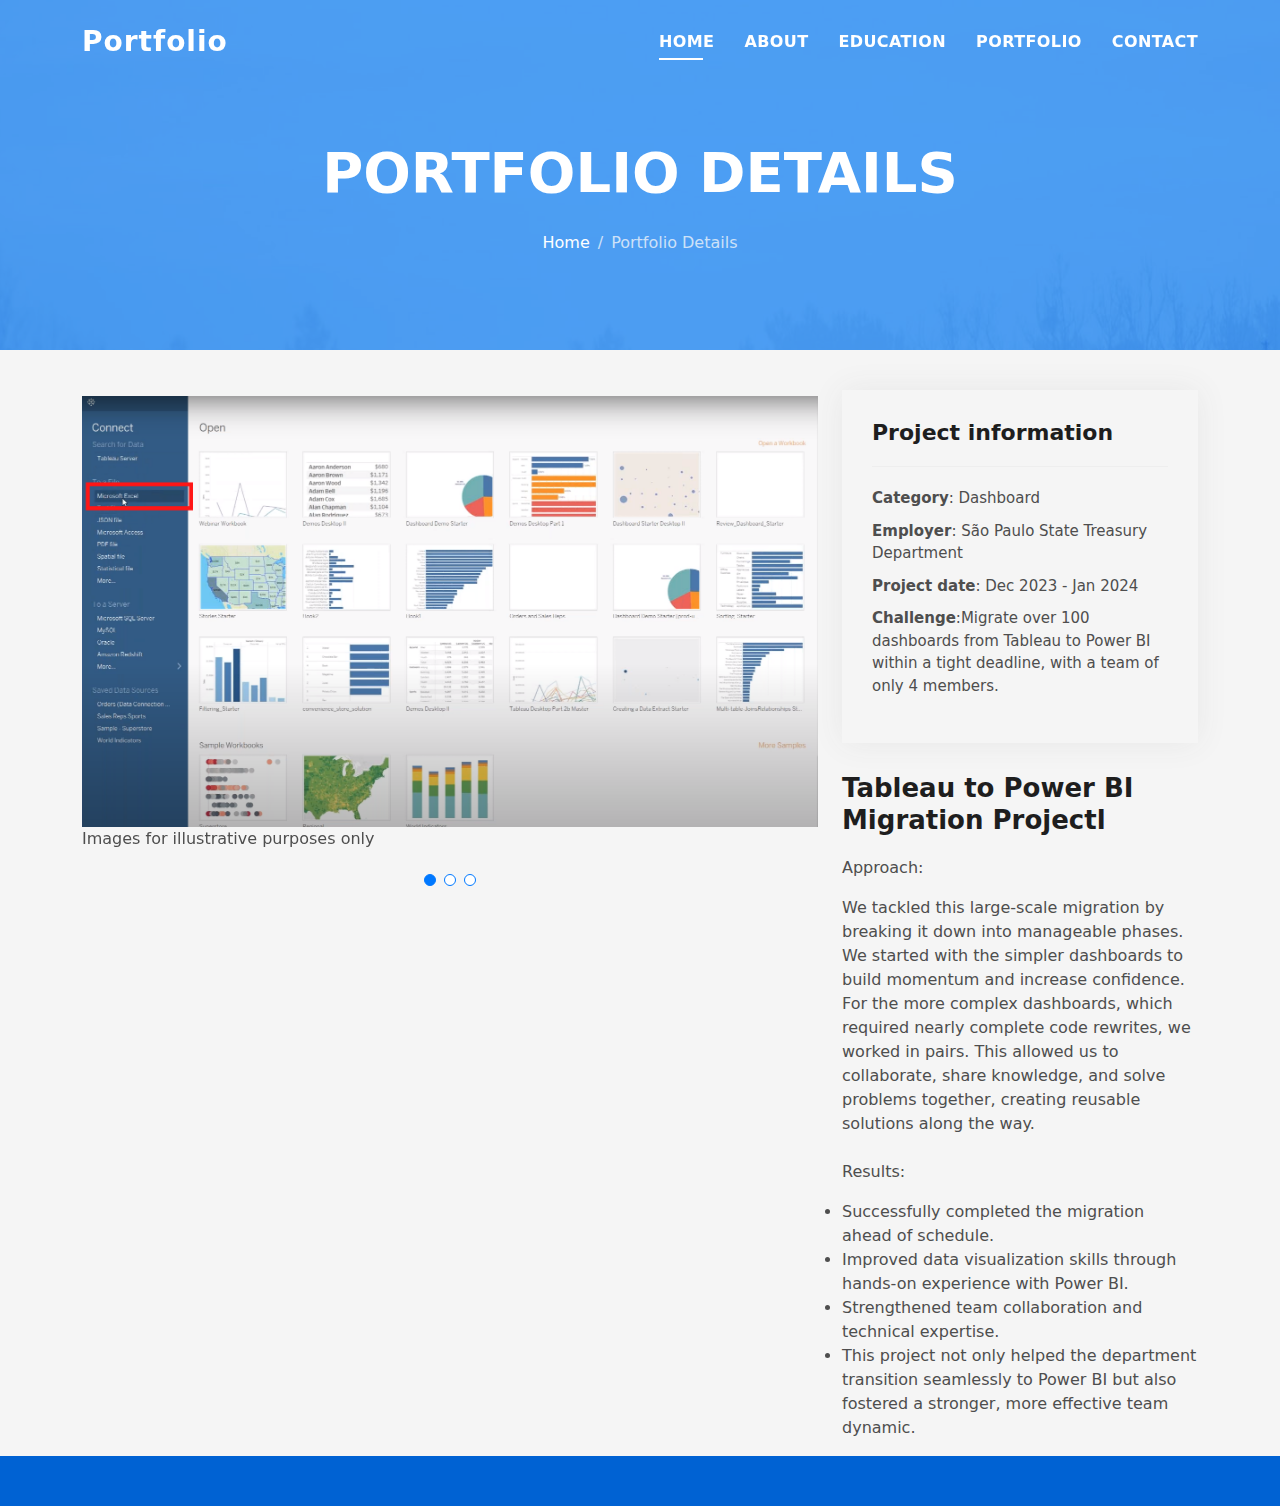
<file: portfolio-details.html>
<!DOCTYPE html>
<html lang="en">

<head>
  <meta charset="utf-8">
  <meta content="width=device-width, initial-scale=1.0" name="viewport">

  <title>Portfolio Details</title>
  <meta content="" name="description">
  <meta content="" name="keywords">

  <!-- Favicons -->
  <link href="assets/img/favicon.png" rel="icon">
  <link href="assets/img/apple-touch-icon.png" rel="apple-touch-icon">

  <!-- Vendor CSS Files -->
  <link href="assets/vendor/bootstrap/css/bootstrap.min.css" rel="stylesheet">
  <link href="assets/vendor/bootstrap-icons/bootstrap-icons.css" rel="stylesheet">
  <link href="assets/vendor/glightbox/css/glightbox.min.css" rel="stylesheet">
  <link href="assets/vendor/swiper/swiper-bundle.min.css" rel="stylesheet">

  <!-- Template Main CSS File -->
  <link href="assets/css/style.css" rel="stylesheet">

</head>

<body>

 <header id="header" class="fixed-top">
    <div class="container d-flex align-items-center justify-content-between">

      <h1 class="logo"><a href="index.html">Portfolio</a></h1>
      <nav id="navbar" class="navbar">
        <ul>
          <li><a class="nav-link scrollto active" href="index.html#hero">Home</a></li>
          <li><a class="nav-link scrollto" href="index.html#about">About</a></li>
          <li><a class="nav-link scrollto" href="index.html#services">Education</a></li>
          <li><a class="nav-link scrollto " href="index.html#work">Portfolio</a></li>
          <li><a class="nav-link scrollto" href="index.html#contact">Contact</a></li>
        </ul>
        <i class="bi bi-list mobile-nav-toggle"></i>
      </nav><!-- .navbar -->

    </div>
  </header><!-- End Header -->

  <div class="hero hero-single route bg-image" style="background-image: url(assets/img/overlay-bg.jpg)">
    <div class="overlay-mf"></div>
    <div class="hero-content display-table">
      <div class="table-cell">
        <div class="container">
          <h2 class="hero-title mb-4">Portfolio Details</h2>
          <ol class="breadcrumb d-flex justify-content-center">
            <li class="breadcrumb-item">
              <a href="#">Home</a>
            </li>
            <li class="breadcrumb-item active">Portfolio Details</li>
          </ol>
        </div>
      </div>
    </div>
  </div>

  <main id="main">

    <!-- ======= Portfolio Details Section ======= -->
    <section id="portfolio-details" class="portfolio-details">
      <div class="container">

        <div class="row gy-4">

          <div class="col-lg-8">
            <div class="portfolio-details-slider swiper">
              <div class="swiper-wrapper align-items-center">

                <div class="swiper-slide">
                  <img src="assets/img/tableau.png" alt="">
                   <figcaption>Images for illustrative purposes only</figcaption>
                </div>

                <div class="swiper-slide">
                  <img src="assets/img/powerbi.jpg" alt="">
                   <figcaption>Images for illustrative purposes only</figcaption>
                </div>

                <div class="swiper-slide">
                  <img src="assets/img/tb_pwbi.jpg" alt="">
                </div>

              </div>
              <div class="swiper-pagination"></div>
            </div>
          </div>

          <div class="col-lg-4">
            <div class="portfolio-info">
              <h3>Project information</h3>
              <ul>
                <li><strong>Category</strong>: Dashboard</li>
                <li><strong>Employer</strong>: São Paulo State Treasury Department</li>
                <li><strong>Project date</strong>: Dec 2023 - Jan 2024</li>
                <li><strong>Challenge</strong>:Migrate over 100 dashboards from Tableau to Power BI within a tight deadline, with a team of only 4 members.</li>
              </ul>
            </div>
            <div class="portfolio-description">
              <h2>Tableau to Power BI Migration Projectl</h2>
              <p>
                Approach: </p>
                We tackled this large-scale migration by breaking it down into manageable phases.
                We started with the simpler dashboards to build momentum and increase confidence.
                For the more complex dashboards, which required nearly complete code rewrites, we worked in pairs. This allowed us to collaborate, share knowledge, and solve problems together, creating reusable solutions along the way.
              <br><br>
              <p>
                Results:</p>
                <li>Successfully completed the migration ahead of schedule.</li>
                <li>Improved data visualization skills through hands-on experience with Power BI.</li>
                <li>Strengthened team collaboration and technical expertise.</li>
                <li>This project not only helped the department transition seamlessly to Power BI but also fostered a stronger,
                  more effective team dynamic.</li>

              </p>
            </div>
          </div>

        </div>

      </div>
    </section><!-- End Portfolio Details Section -->

  </main><!-- End #main -->

  <!-- ======= Footer ======= -->
  <footer>
    <div class="container">
      <div class="row">
        <div class="col-sm-12">
          <div class="copyright-box">

          </div>
        </div>
      </div>
    </div>
  </footer><!-- End  Footer -->

  <div id="preloader"></div>
  <a href="#" class="back-to-top d-flex align-items-center justify-content-center"><i class="bi bi-arrow-up-short"></i></a>

  <!-- Vendor JS Files -->
  <script src="assets/vendor/purecounter/purecounter_vanilla.js"></script>
  <script src="assets/vendor/bootstrap/js/bootstrap.bundle.min.js"></script>
  <script src="assets/vendor/glightbox/js/glightbox.min.js"></script>
  <script src="assets/vendor/swiper/swiper-bundle.min.js"></script>
  <script src="assets/vendor/typed.js/typed.umd.js"></script>
  <script src="assets/vendor/php-email-form/validate.js"></script>

  <!-- Template Main JS File -->
  <script src="assets/js/main.js"></script>

</body>

</html>
</file>
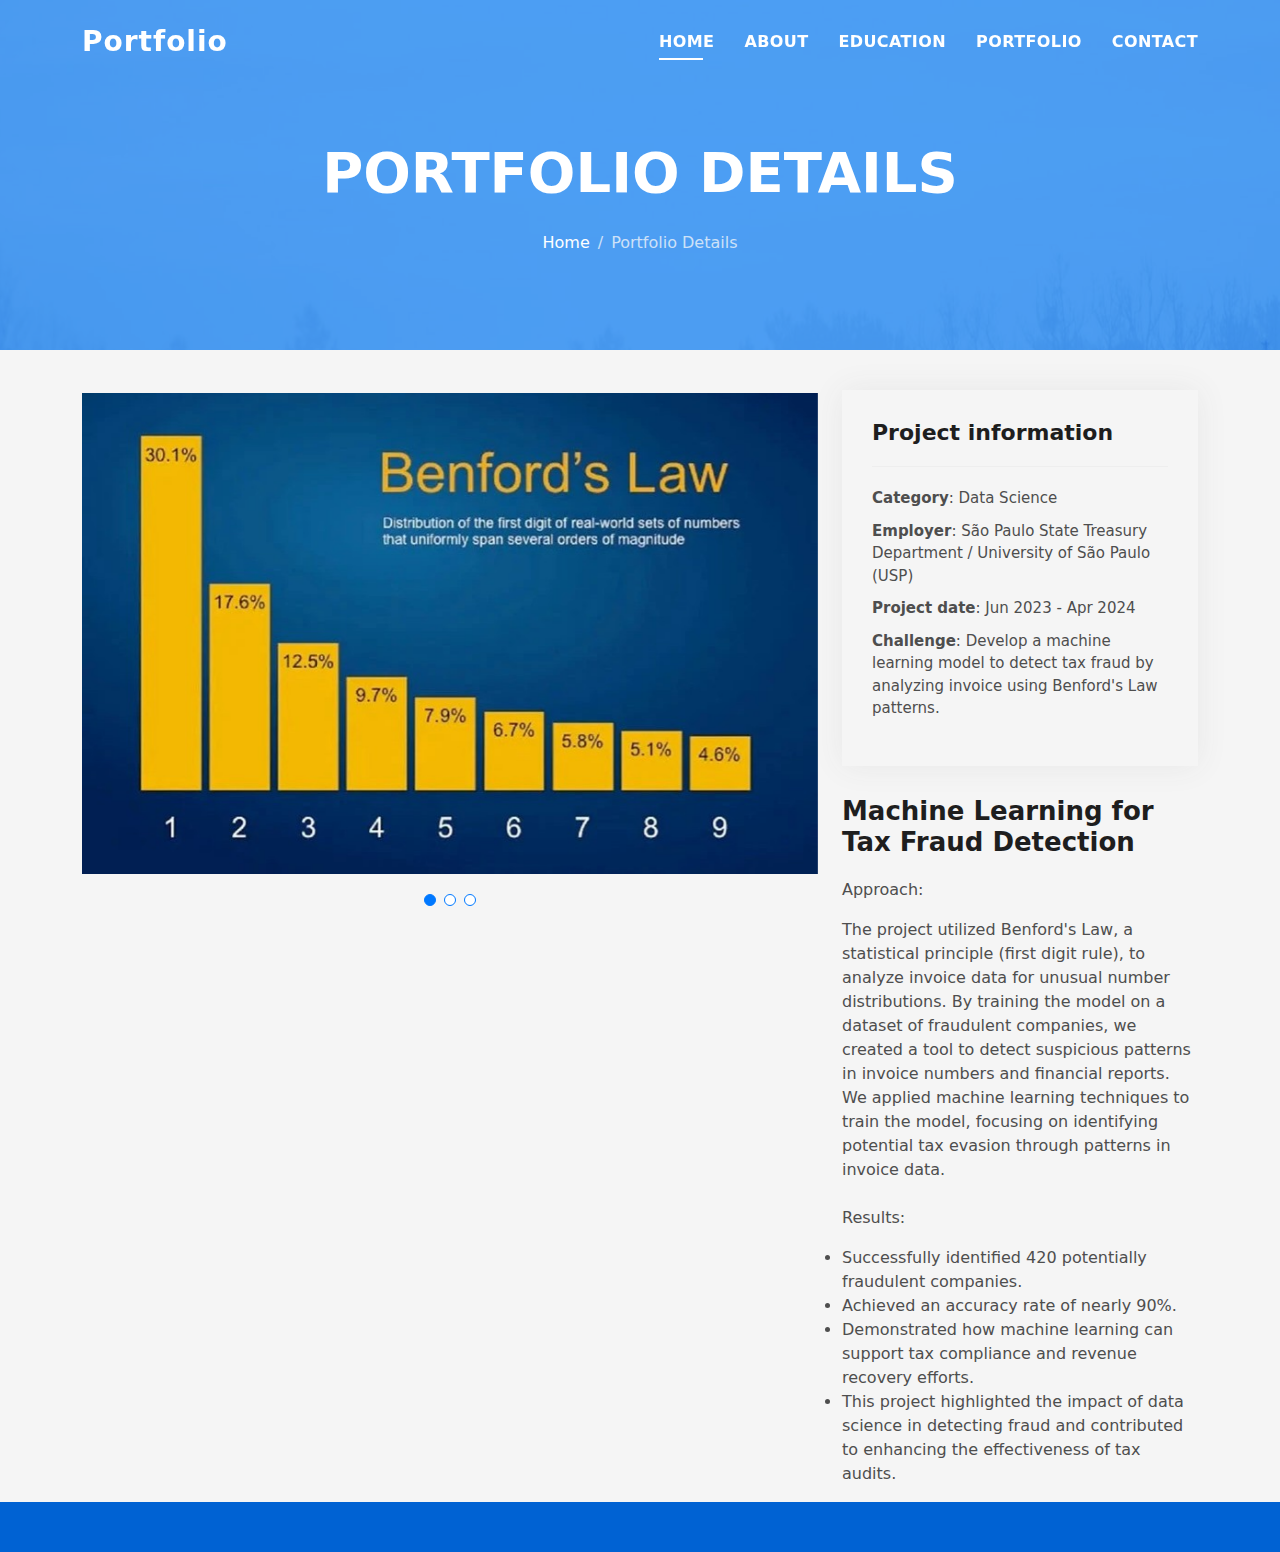
<file: portfolio-details2.html>
<!DOCTYPE html>
<html lang="en">

<head>
  <meta charset="utf-8">
  <meta content="width=device-width, initial-scale=1.0" name="viewport">

  <title>Portfolio Details</title>
  <meta content="" name="description">
  <meta content="" name="keywords">

  <!-- Favicons -->
  <link href="assets/img/favicon.png" rel="icon">
  <link href="assets/img/apple-touch-icon.png" rel="apple-touch-icon">

  <!-- Vendor CSS Files -->
  <link href="assets/vendor/bootstrap/css/bootstrap.min.css" rel="stylesheet">
  <link href="assets/vendor/bootstrap-icons/bootstrap-icons.css" rel="stylesheet">
  <link href="assets/vendor/glightbox/css/glightbox.min.css" rel="stylesheet">
  <link href="assets/vendor/swiper/swiper-bundle.min.css" rel="stylesheet">

  <!-- Template Main CSS File -->
  <link href="assets/css/style.css" rel="stylesheet">

</head>

<body>

 <header id="header" class="fixed-top">
    <div class="container d-flex align-items-center justify-content-between">

      <h1 class="logo"><a href="index.html">Portfolio</a></h1>
      <nav id="navbar" class="navbar">
        <ul>
          <li><a class="nav-link scrollto active" href="index.html#hero">Home</a></li>
          <li><a class="nav-link scrollto" href="index.html#about">About</a></li>
          <li><a class="nav-link scrollto" href="index.html#services">Education</a></li>
          <li><a class="nav-link scrollto " href="index.html#work">Portfolio</a></li>
          <li><a class="nav-link scrollto" href="index.html#contact">Contact</a></li>
        </ul>
        <i class="bi bi-list mobile-nav-toggle"></i>
      </nav><!-- .navbar -->

    </div>
  </header><!-- End Header -->

  <div class="hero hero-single route bg-image" style="background-image: url(assets/img/overlay-bg.jpg)">
    <div class="overlay-mf"></div>
    <div class="hero-content display-table">
      <div class="table-cell">
        <div class="container">
          <h2 class="hero-title mb-4">Portfolio Details</h2>
          <ol class="breadcrumb d-flex justify-content-center">
            <li class="breadcrumb-item">
              <a href="#">Home</a>
            </li>
            <li class="breadcrumb-item active">Portfolio Details</li>
          </ol>
        </div>
      </div>
    </div>
  </div>

  <main id="main">

    <!-- ======= Portfolio Details Section ======= -->
    <section id="portfolio-details" class="portfolio-details">
      <div class="container">

        <div class="row gy-4">

          <div class="col-lg-8">
            <div class="portfolio-details-slider swiper">
              <div class="swiper-wrapper align-items-center">

                <div class="swiper-slide">
                  <img src="assets/img/benford.jpg" alt="">
                </div>

                <div class="swiper-slide">
                  <img src="assets/img/tax_fraud.jpg" alt="">
                </div>

                <div class="swiper-slide">
                  <img src="assets/img/benford_ML.png" alt="">
                </div>

              </div>
              <div class="swiper-pagination"></div>
            </div>
          </div>

          <div class="col-lg-4">
            <div class="portfolio-info">
              <h3>Project information</h3>
              <ul>
                <li><strong>Category</strong>: Data Science</li>
                <li><strong>Employer</strong>: São Paulo State Treasury Department / University of São Paulo (USP)</li>
                <li><strong>Project date</strong>: Jun 2023 - Apr 2024</li>
                <li><strong>Challenge</strong>: Develop a machine learning model to detect tax fraud by analyzing invoice using Benford's Law patterns.</li>
              </ul>
            </div>
            <div class="portfolio-description">
              <h2>Machine Learning for Tax Fraud Detection</h2>
              <p>
                Approach: </p>
                The project utilized Benford's Law, a statistical principle (first digit rule), to analyze invoice data for unusual number distributions.
              By training the model on a dataset of fraudulent companies, we created a tool to detect suspicious patterns in invoice numbers and financial reports.
              We applied machine learning techniques to train the model, focusing on identifying potential tax evasion through patterns in invoice data.
              <br><br>
              <p>
                Results:</p>
                <li>Successfully identified 420 potentially fraudulent companies.</li>
                <li>Achieved an accuracy rate of nearly 90%.</li>
                <li>Demonstrated how machine learning can support tax compliance and revenue recovery efforts.</li>
                <li>This project highlighted the impact of data science in detecting fraud and contributed to enhancing the effectiveness of tax audits.</li>
              </p>
            </div>
          </div>

        </div>

      </div>
    </section><!-- End Portfolio Details Section -->

  </main><!-- End #main -->

  <!-- ======= Footer ======= -->
  <footer>
    <div class="container">
      <div class="row">
        <div class="col-sm-12">
          <div class="copyright-box">

          </div>
        </div>
      </div>
    </div>
  </footer><!-- End  Footer -->

  <div id="preloader"></div>
  <a href="#" class="back-to-top d-flex align-items-center justify-content-center"><i class="bi bi-arrow-up-short"></i></a>

  <!-- Vendor JS Files -->
  <script src="assets/vendor/purecounter/purecounter_vanilla.js"></script>
  <script src="assets/vendor/bootstrap/js/bootstrap.bundle.min.js"></script>
  <script src="assets/vendor/glightbox/js/glightbox.min.js"></script>
  <script src="assets/vendor/swiper/swiper-bundle.min.js"></script>
  <script src="assets/vendor/typed.js/typed.umd.js"></script>
  <script src="assets/vendor/php-email-form/validate.js"></script>

  <!-- Template Main JS File -->
  <script src="assets/js/main.js"></script>

</body>

</html>
</file>
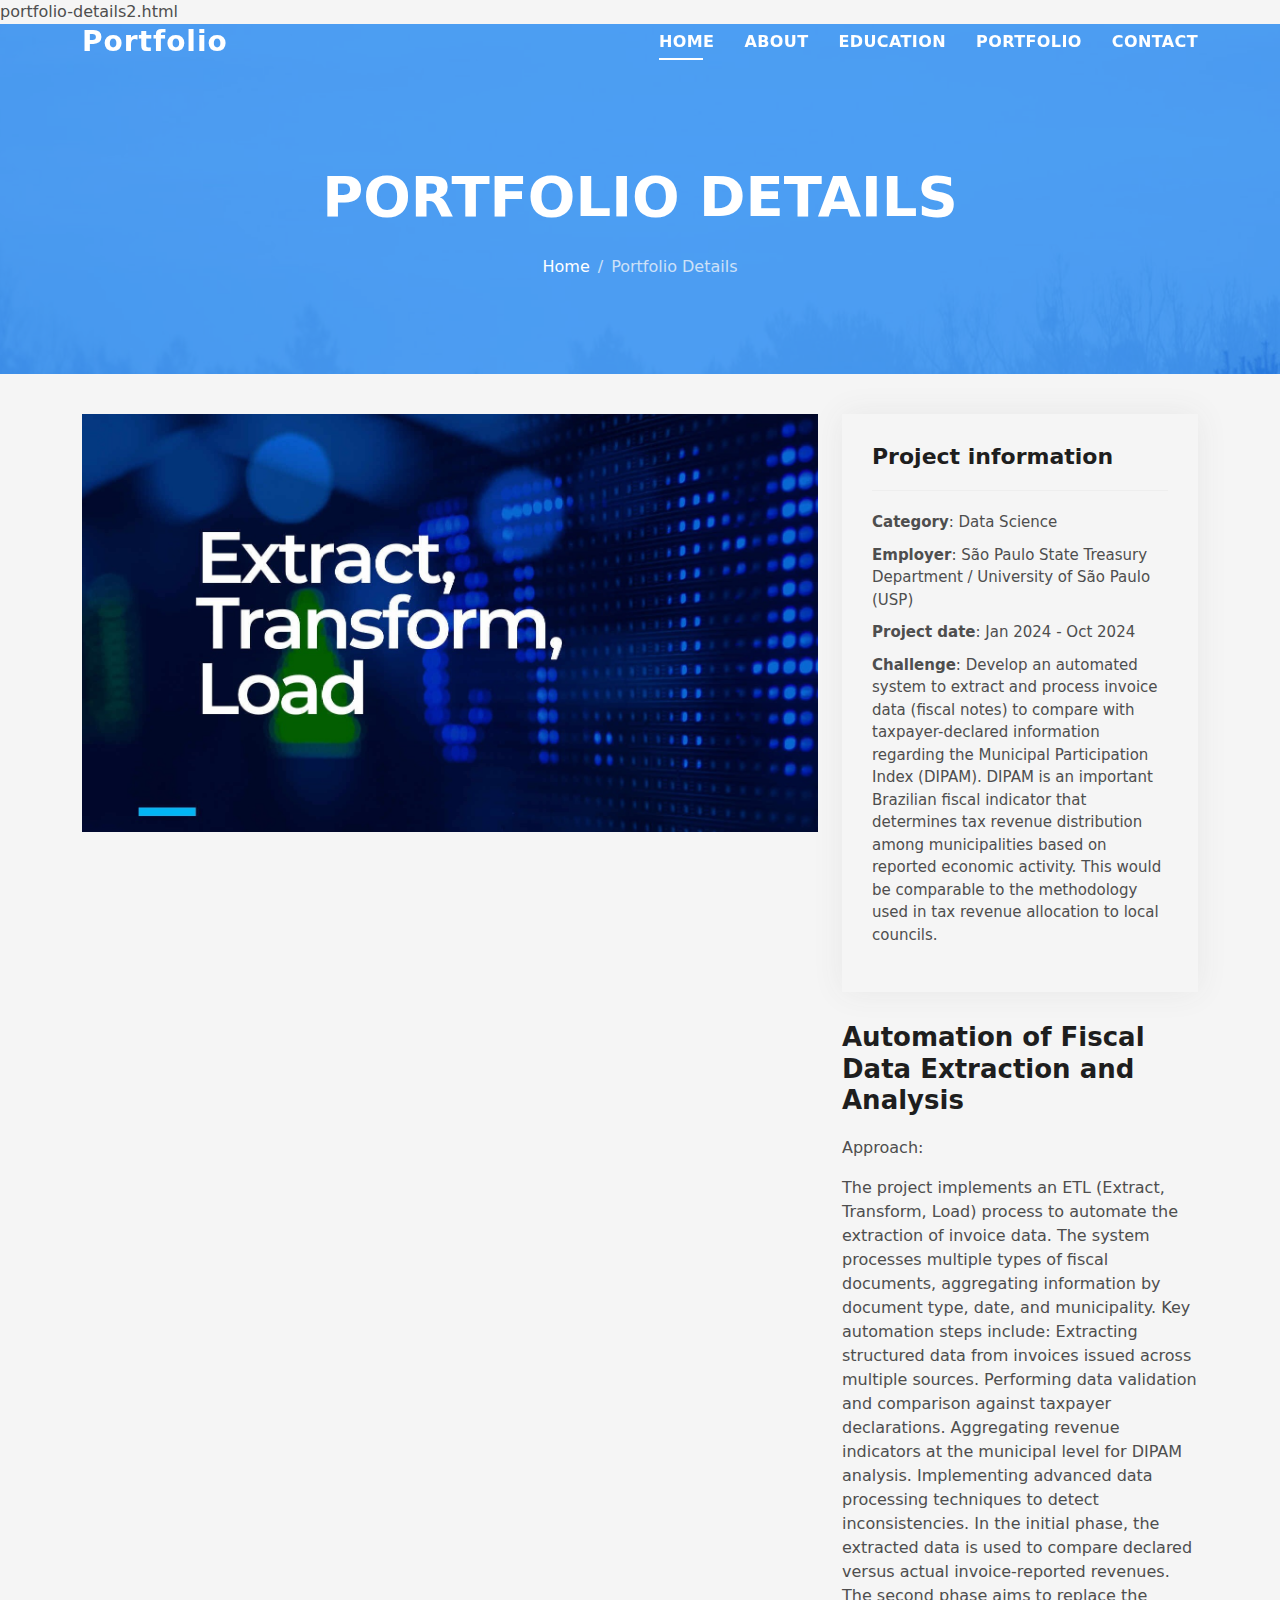
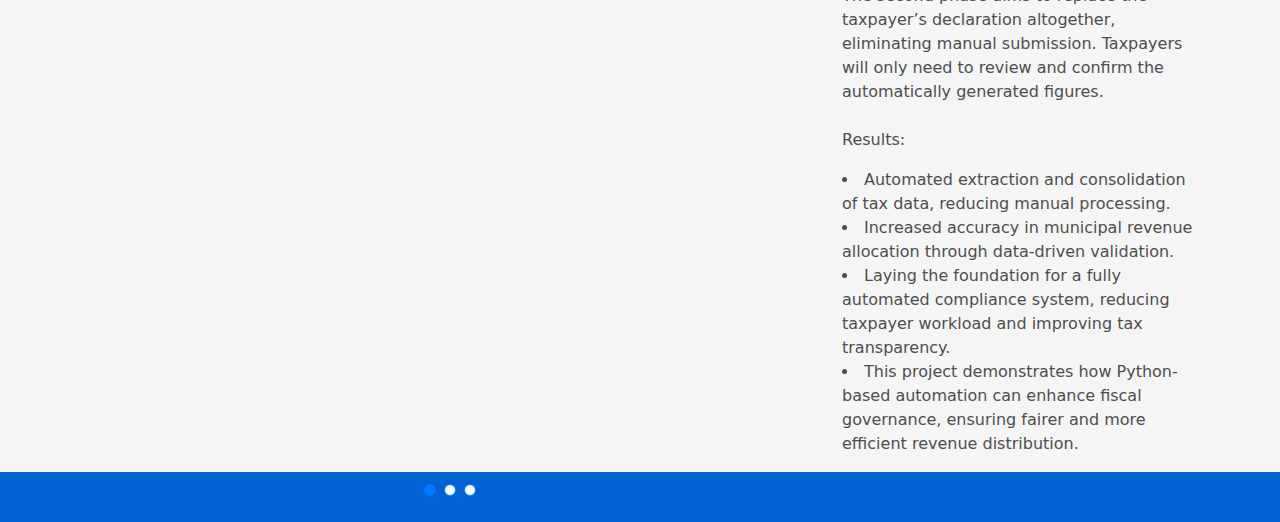
<file: portfolio-details3.html>
portfolio-details2.html<!DOCTYPE html>
<html lang="en">

<head>
  <meta charset="utf-8">
  <meta content="width=device-width, initial-scale=1.0" name="viewport">

  <title>Portfolio Details</title>
  <meta content="" name="description">
  <meta content="" name="keywords">

  <!-- Favicons -->
  <link href="assets/img/favicon.png" rel="icon">
  <link href="assets/img/apple-touch-icon.png" rel="apple-touch-icon">

  <!-- Vendor CSS Files -->
  <link href="assets/vendor/bootstrap/css/bootstrap.min.css" rel="stylesheet">
  <link href="assets/vendor/bootstrap-icons/bootstrap-icons.css" rel="stylesheet">
  <link href="assets/vendor/glightbox/css/glightbox.min.css" rel="stylesheet">
  <link href="assets/vendor/swiper/swiper-bundle.min.css" rel="stylesheet">

  <!-- Template Main CSS File -->
  <link href="assets/css/style.css" rel="stylesheet">

</head>

<body>

 <header id="header" class="fixed-top">
    <div class="container d-flex align-items-center justify-content-between">

      <h1 class="logo"><a href="index.html">Portfolio</a></h1>
      <nav id="navbar" class="navbar">
        <ul>
          <li><a class="nav-link scrollto active" href="index.html#hero">Home</a></li>
          <li><a class="nav-link scrollto" href="index.html#about">About</a></li>
          <li><a class="nav-link scrollto" href="index.html#services">Education</a></li>
          <li><a class="nav-link scrollto " href="index.html#work">Portfolio</a></li>
          <li><a class="nav-link scrollto" href="index.html#contact">Contact</a></li>
        </ul>
        <i class="bi bi-list mobile-nav-toggle"></i>
      </nav><!-- .navbar -->

    </div>
  </header><!-- End Header -->

  <div class="hero hero-single route bg-image" style="background-image: url(assets/img/overlay-bg.jpg)">
    <div class="overlay-mf"></div>
    <div class="hero-content display-table">
      <div class="table-cell">
        <div class="container">
          <h2 class="hero-title mb-4">Portfolio Details</h2>
          <ol class="breadcrumb d-flex justify-content-center">
            <li class="breadcrumb-item">
              <a href="#">Home</a>
            </li>
            <li class="breadcrumb-item active">Portfolio Details</li>
          </ol>
        </div>
      </div>
    </div>
  </div>

  <main id="main">

    <!-- ======= Portfolio Details Section ======= -->
    <section id="portfolio-details" class="portfolio-details">
      <div class="container">

        <div class="row gy-4">

          <div class="col-lg-8">
            <div class="portfolio-details-slider swiper">
              <div class="swiper-wrapper align-items-center">

                <div class="swiper-slide">
                  <img src="assets/img/etl.jpg" alt="">
                </div>

                <div class="swiper-slide">
                  <img src="assets/img/etl2.jpg" alt="">
                </div>

                <div class="swiper-slide">
                  <img src="assets/img/etl3.jpg" alt="">
                </div>

              </div>
              <div class="swiper-pagination"></div>
            </div>
          </div>

          <div class="col-lg-4">
            <div class="portfolio-info">
              <h3>Project information</h3>
              <ul>
                <li><strong>Category</strong>: Data Science</li>
                <li><strong>Employer</strong>: São Paulo State Treasury Department / University of São Paulo (USP)</li>
                <li><strong>Project date</strong>: Jan 2024 - Oct 2024</li>
                <li><strong>Challenge</strong>: Develop an automated system to extract and process invoice data (fiscal notes) to compare with taxpayer-declared information regarding the Municipal Participation Index (DIPAM). DIPAM is an important Brazilian fiscal indicator that determines tax revenue distribution among municipalities based on reported economic activity.
                  This would be comparable to the methodology used in tax revenue allocation to local councils.</li>
              </ul>
            </div>
            <div class="portfolio-description">
              <h2>Automation of Fiscal Data Extraction and Analysis</h2>
              <p>
                Approach: </p>
                The project implements an ETL (Extract, Transform, Load) process to automate the extraction of invoice data. The system processes multiple types of fiscal documents, aggregating information by document type, date, and municipality. Key automation steps include:
                Extracting structured data from invoices issued across multiple sources.
                Performing data validation and comparison against taxpayer declarations.
                Aggregating revenue indicators at the municipal level for DIPAM analysis.
                Implementing advanced data processing techniques to detect inconsistencies.
                In the initial phase, the extracted data is used to compare declared versus actual invoice-reported revenues. The second phase aims to replace the taxpayer’s declaration altogether, eliminating manual submission. Taxpayers will only need to review and confirm the automatically generated figures.
              <br><br>
              <p>
                Results:</p>
                <li>Automated extraction and consolidation of tax data, reducing manual processing.</li>
                <li>Increased accuracy in municipal revenue allocation through data-driven validation.</li>
                <li>Laying the foundation for a fully automated compliance system, reducing taxpayer workload and improving tax transparency.</li>
                <li>This project demonstrates how Python-based automation can enhance fiscal governance, ensuring fairer and more efficient revenue distribution.</li>
           </p>
            </div>
          </div>

        </div>

      </div>
    </section><!-- End Portfolio Details Section -->

  </main><!-- End #main -->

  <!-- ======= Footer ======= -->
  <footer>
    <div class="container">
      <div class="row">
        <div class="col-sm-12">
          <div class="copyright-box">

          </div>
        </div>
      </div>
    </div>
  </footer><!-- End  Footer -->

  <div id="preloader"></div>
  <a href="#" class="back-to-top d-flex align-items-center justify-content-center"><i class="bi bi-arrow-up-short"></i></a>

  <!-- Vendor JS Files -->
  <script src="assets/vendor/purecounter/purecounter_vanilla.js"></script>
  <script src="assets/vendor/bootstrap/js/bootstrap.bundle.min.js"></script>
  <script src="assets/vendor/glightbox/js/glightbox.min.js"></script>
  <script src="assets/vendor/swiper/swiper-bundle.min.js"></script>
  <script src="assets/vendor/typed.js/typed.umd.js"></script>
  <script src="assets/vendor/php-email-form/validate.js"></script>

  <!-- Template Main JS File -->
  <script src="assets/js/main.js"></script>

</body>

</html>
</file>
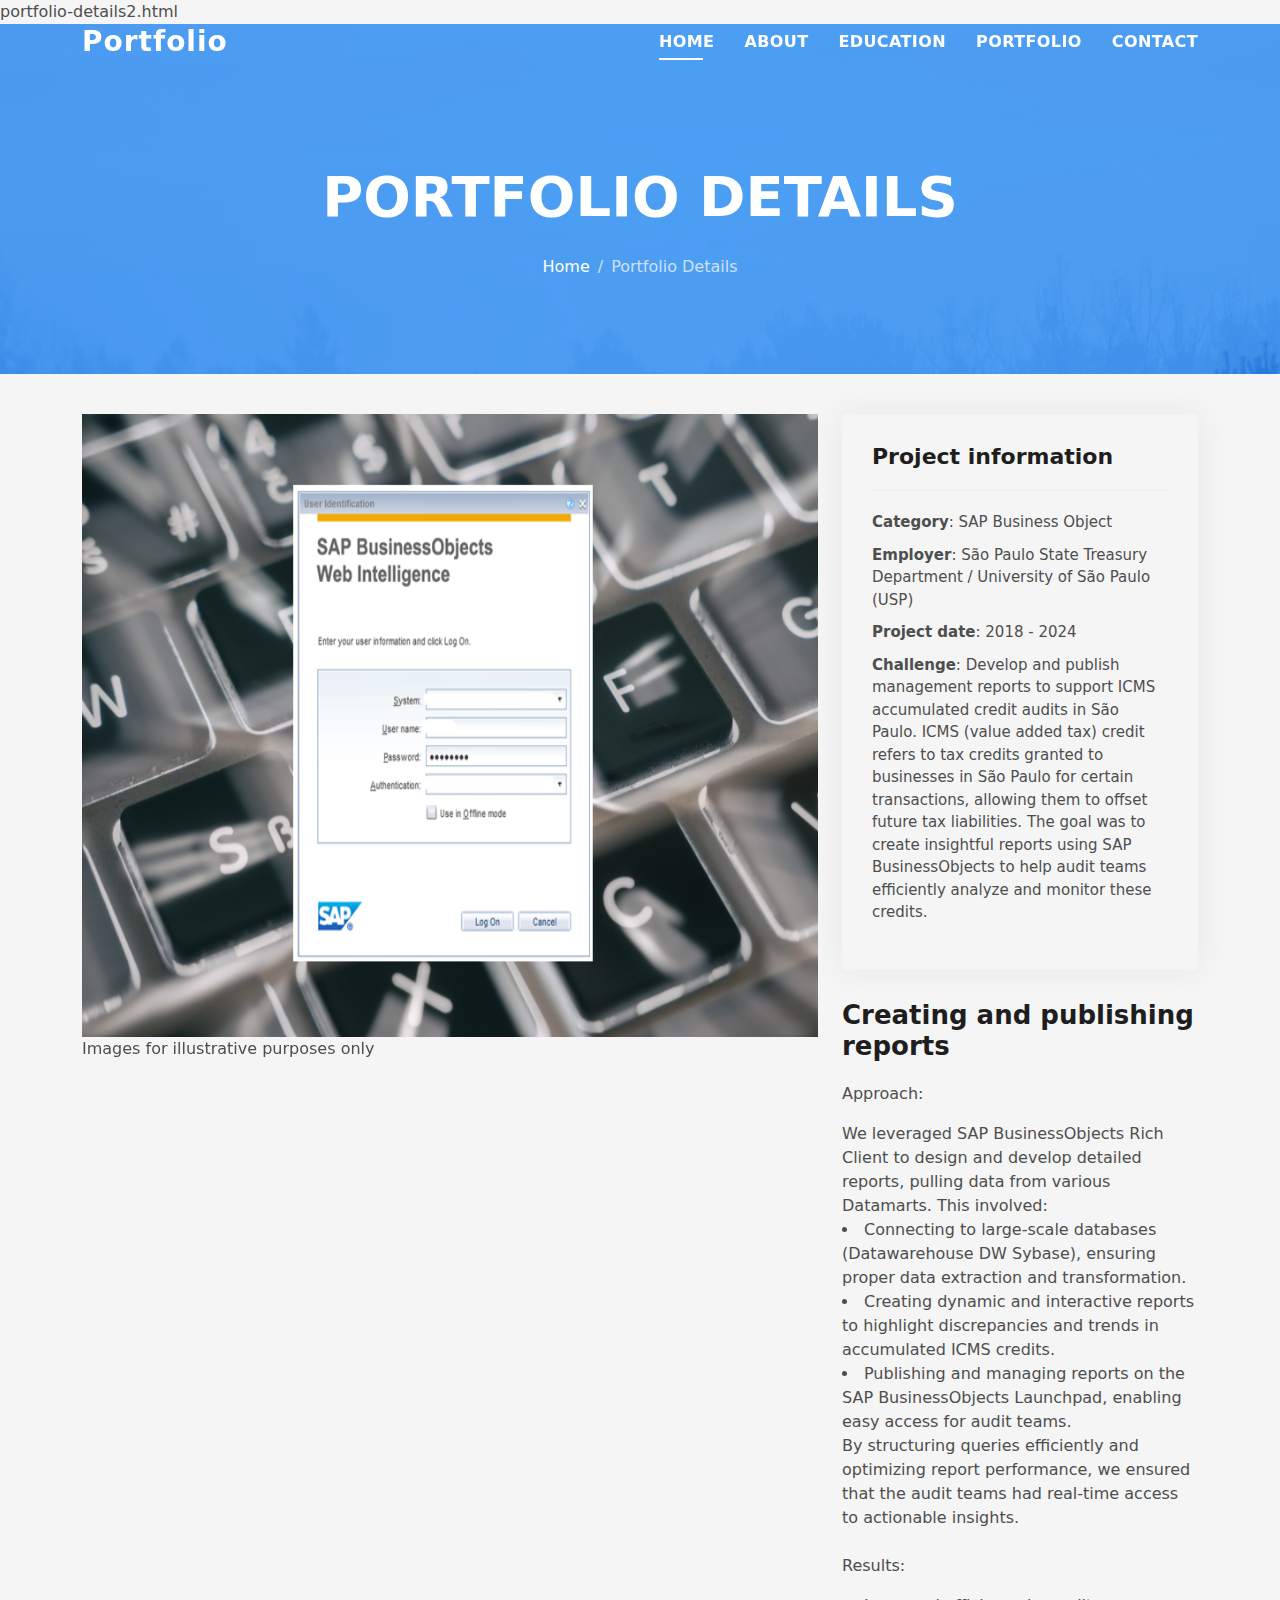
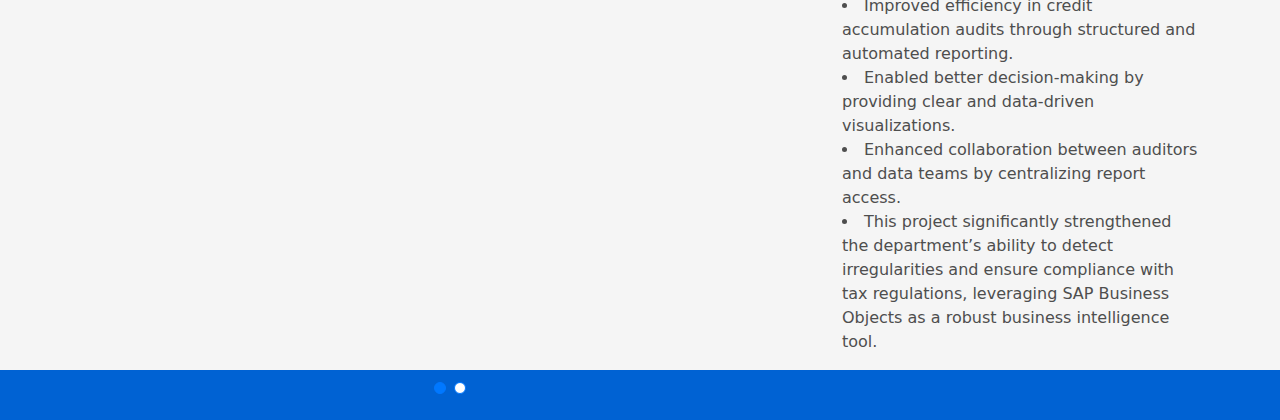
<file: portfolio-details4.html>
portfolio-details2.html<!DOCTYPE html>
<html lang="en">

<head>
  <meta charset="utf-8">
  <meta content="width=device-width, initial-scale=1.0" name="viewport">

  <title>Portfolio Details</title>
  <meta content="" name="description">
  <meta content="" name="keywords">

  <!-- Favicons -->
  <link href="assets/img/favicon.png" rel="icon">
  <link href="assets/img/apple-touch-icon.png" rel="apple-touch-icon">

  <!-- Vendor CSS Files -->
  <link href="assets/vendor/bootstrap/css/bootstrap.min.css" rel="stylesheet">
  <link href="assets/vendor/bootstrap-icons/bootstrap-icons.css" rel="stylesheet">
  <link href="assets/vendor/glightbox/css/glightbox.min.css" rel="stylesheet">
  <link href="assets/vendor/swiper/swiper-bundle.min.css" rel="stylesheet">

  <!-- Template Main CSS File -->
  <link href="assets/css/style.css" rel="stylesheet">

</head>

<body>

 <header id="header" class="fixed-top">
    <div class="container d-flex align-items-center justify-content-between">

      <h1 class="logo"><a href="index.html">Portfolio</a></h1>
      <nav id="navbar" class="navbar">
        <ul>
          <li><a class="nav-link scrollto active" href="index.html#hero">Home</a></li>
          <li><a class="nav-link scrollto" href="index.html#about">About</a></li>
          <li><a class="nav-link scrollto" href="index.html#services">Education</a></li>
          <li><a class="nav-link scrollto " href="index.html#work">Portfolio</a></li>
          <li><a class="nav-link scrollto" href="index.html#contact">Contact</a></li>
        </ul>
        <i class="bi bi-list mobile-nav-toggle"></i>
      </nav><!-- .navbar -->

    </div>
  </header><!-- End Header -->

  <div class="hero hero-single route bg-image" style="background-image: url(assets/img/overlay-bg.jpg)">
    <div class="overlay-mf"></div>
    <div class="hero-content display-table">
      <div class="table-cell">
        <div class="container">
          <h2 class="hero-title mb-4">Portfolio Details</h2>
          <ol class="breadcrumb d-flex justify-content-center">
            <li class="breadcrumb-item">
              <a href="#">Home</a>
            </li>
            <li class="breadcrumb-item active">Portfolio Details</li>
          </ol>
        </div>
      </div>
    </div>
  </div>

  <main id="main">

    <!-- ======= Portfolio Details Section ======= -->
    <section id="portfolio-details" class="portfolio-details">
      <div class="container">

        <div class="row gy-4">

          <div class="col-lg-8">
            <div class="portfolio-details-slider swiper">
              <div class="swiper-wrapper align-items-center">

                <div class="swiper-slide">
                  <img src="assets/img/sap_bi1.png" alt=""  width="70%" height="40%">
                  <figcaption>Images for illustrative purposes only</figcaption>
                </div>

                <div class="swiper-slide">
                  <img src="assets/img/sap_bi2.png" alt="">
                  <figcaption>Images for illustrative purposes only</figcaption>
                </div>


              </div>
              <div class="swiper-pagination"></div>
            </div>
          </div>

          <div class="col-lg-4">
            <div class="portfolio-info">
              <h3>Project information</h3>
              <ul>
                <li><strong>Category</strong>: SAP Business Object</li>
                <li><strong>Employer</strong>: São Paulo State Treasury Department / University of São Paulo (USP)</li>
                <li><strong>Project date</strong>: 2018 - 2024</li>
                <li><strong>Challenge</strong>: Develop and publish management reports to support ICMS accumulated credit audits in São Paulo.
                  ICMS (value added tax) credit refers to tax credits granted to businesses in São Paulo for certain transactions, allowing them to offset future tax liabilities.
                  The goal was to create insightful reports using SAP BusinessObjects to help audit teams efficiently analyze and monitor these credits.</li>
              </ul>
            </div>
            <div class="portfolio-description">
              <h2>Creating and publishing reports</h2>
              <p>
                Approach: </p>
                We leveraged SAP BusinessObjects Rich Client to design and develop detailed reports, pulling data from various Datamarts. This involved:
                <li>Connecting to large-scale databases (Datawarehouse DW Sybase), ensuring proper data extraction and transformation.</li>
                <li>Creating dynamic and interactive reports to highlight discrepancies and trends in accumulated ICMS credits.</li>
                <li>Publishing and managing reports on the SAP BusinessObjects Launchpad, enabling easy access for audit teams.</li>
                By structuring queries efficiently and optimizing report performance, we ensured that the audit teams had real-time access to actionable insights.
              <br><br>
              <p>
                Results:</p>
                <li>Improved efficiency in credit accumulation audits through structured and automated reporting.</li>
                <li>Enabled better decision-making by providing clear and data-driven visualizations.</li>
                <li>Enhanced collaboration between auditors and data teams by centralizing report access.</li>
                <li>This project significantly strengthened the department’s ability to detect irregularities and ensure compliance with tax regulations, leveraging SAP Business Objects as a robust business intelligence tool.</li>

              </p>
            </div>
          </div>

        </div>

      </div>
    </section><!-- End Portfolio Details Section -->

  </main><!-- End #main -->

  <!-- ======= Footer ======= -->
  <footer>
    <div class="container">
      <div class="row">
        <div class="col-sm-12">
          <div class="copyright-box">

          </div>
        </div>
      </div>
    </div>
  </footer><!-- End  Footer -->

  <div id="preloader"></div>
  <a href="#" class="back-to-top d-flex align-items-center justify-content-center"><i class="bi bi-arrow-up-short"></i></a>

  <!-- Vendor JS Files -->
  <script src="assets/vendor/purecounter/purecounter_vanilla.js"></script>
  <script src="assets/vendor/bootstrap/js/bootstrap.bundle.min.js"></script>
  <script src="assets/vendor/glightbox/js/glightbox.min.js"></script>
  <script src="assets/vendor/swiper/swiper-bundle.min.js"></script>
  <script src="assets/vendor/typed.js/typed.umd.js"></script>
  <script src="assets/vendor/php-email-form/validate.js"></script>

  <!-- Template Main JS File -->
  <script src="assets/js/main.js"></script>

</body>

</html>
</file>
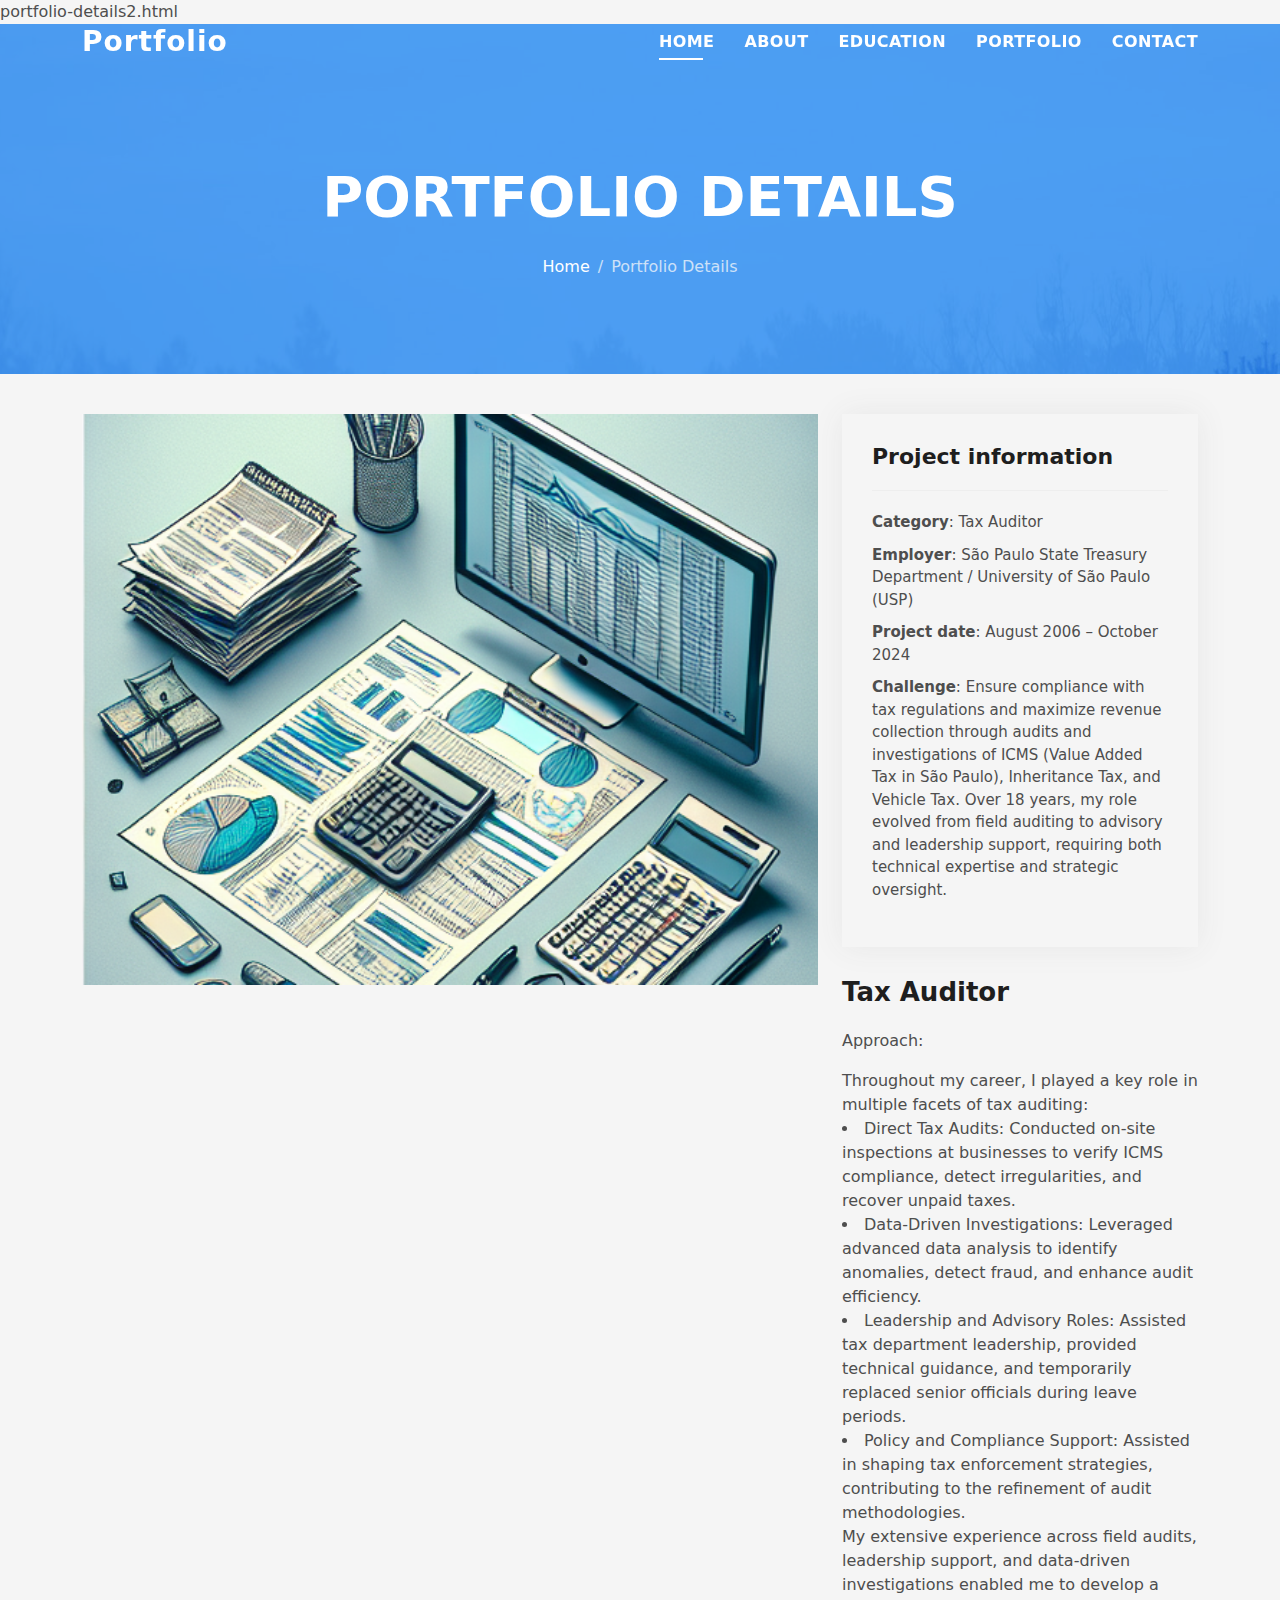
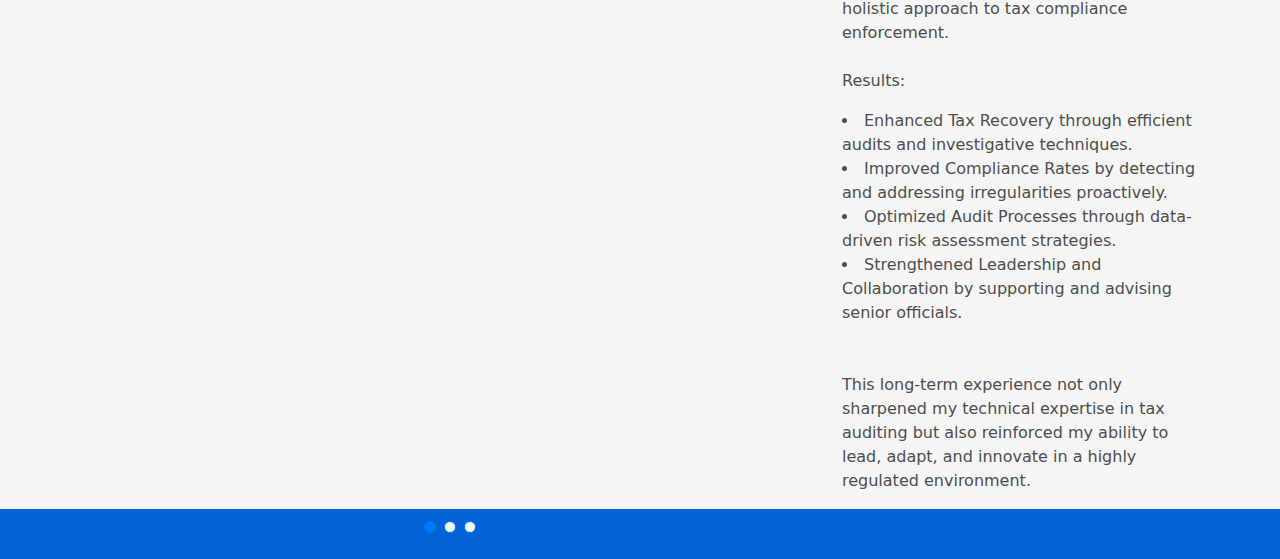
<file: portfolio-details5.html>
portfolio-details2.html<!DOCTYPE html>
<html lang="en">

<head>
  <meta charset="utf-8">
  <meta content="width=device-width, initial-scale=1.0" name="viewport">

  <title>Portfolio Details</title>
  <meta content="" name="description">
  <meta content="" name="keywords">

  <!-- Favicons -->
  <link href="assets/img/favicon.png" rel="icon">
  <link href="assets/img/apple-touch-icon.png" rel="apple-touch-icon">

  <!-- Vendor CSS Files -->
  <link href="assets/vendor/bootstrap/css/bootstrap.min.css" rel="stylesheet">
  <link href="assets/vendor/bootstrap-icons/bootstrap-icons.css" rel="stylesheet">
  <link href="assets/vendor/glightbox/css/glightbox.min.css" rel="stylesheet">
  <link href="assets/vendor/swiper/swiper-bundle.min.css" rel="stylesheet">

  <!-- Template Main CSS File -->
  <link href="assets/css/style.css" rel="stylesheet">

</head>

<body>

 <header id="header" class="fixed-top">
    <div class="container d-flex align-items-center justify-content-between">

      <h1 class="logo"><a href="index.html">Portfolio</a></h1>
      <nav id="navbar" class="navbar">
        <ul>
          <li><a class="nav-link scrollto active" href="index.html#hero">Home</a></li>
          <li><a class="nav-link scrollto" href="index.html#about">About</a></li>
          <li><a class="nav-link scrollto" href="index.html#services">Education</a></li>
          <li><a class="nav-link scrollto " href="index.html#work">Portfolio</a></li>
          <li><a class="nav-link scrollto" href="index.html#contact">Contact</a></li>
        </ul>
        <i class="bi bi-list mobile-nav-toggle"></i>
      </nav><!-- .navbar -->

    </div>
  </header><!-- End Header -->

  <div class="hero hero-single route bg-image" style="background-image: url(assets/img/overlay-bg.jpg)">
    <div class="overlay-mf"></div>
    <div class="hero-content display-table">
      <div class="table-cell">
        <div class="container">
          <h2 class="hero-title mb-4">Portfolio Details</h2>
          <ol class="breadcrumb d-flex justify-content-center">
            <li class="breadcrumb-item">
              <a href="#">Home</a>
            </li>
            <li class="breadcrumb-item active">Portfolio Details</li>
          </ol>
        </div>
      </div>
    </div>
  </div>

  <main id="main">

    <!-- ======= Portfolio Details Section ======= -->
    <section id="portfolio-details" class="portfolio-details">
      <div class="container">

        <div class="row gy-4">

          <div class="col-lg-8">
            <div class="portfolio-details-slider swiper">
              <div class="swiper-wrapper align-items-center">

                <div class="swiper-slide">
                  <img src="assets/img/audit1.png" alt="" width="50%">
                </div>

                <div class="swiper-slide">
                  <img src="assets/img/work-3.jpg" alt="" width="50%">
                </div>

                <div class="swiper-slide">
                  <img src="assets/img/hero-bg2.jpg" alt="" width="50%">
                </div>

              </div>
              <div class="swiper-pagination"></div>
            </div>
          </div>

          <div class="col-lg-4">
            <div class="portfolio-info">
              <h3>Project information</h3>
              <ul>
                <li><strong>Category</strong>: Tax Auditor</li>
                <li><strong>Employer</strong>: São Paulo State Treasury Department / University of São Paulo (USP)</li>
                <li><strong>Project date</strong>: August 2006 – October 2024</li>
                <li><strong>Challenge</strong>: Ensure compliance with tax regulations and maximize revenue collection through audits and investigations of ICMS (Value Added Tax in São Paulo), Inheritance Tax, and Vehicle Tax.
                  Over 18 years, my role evolved from field auditing to advisory and leadership support, requiring both technical expertise and strategic oversight.</li>
              </ul>
            </div>
            <div class="portfolio-description">
              <h2>Tax Auditor</h2>
              <p>
                Approach: </p>
                Throughout my career, I played a key role in multiple facets of tax auditing:

<li>Direct Tax Audits: Conducted on-site inspections at businesses to verify ICMS compliance, detect irregularities, and recover unpaid taxes.</li>
<li>Data-Driven Investigations: Leveraged advanced data analysis to identify anomalies, detect fraud, and enhance audit efficiency.</li>
<li>Leadership and Advisory Roles: Assisted tax department leadership, provided technical guidance, and temporarily replaced senior officials during leave periods.</li>
<li>Policy and Compliance Support: Assisted in shaping tax enforcement strategies, contributing to the refinement of audit methodologies.</li>
My extensive experience across field audits, leadership support, and data-driven investigations enabled me to develop a holistic approach to tax compliance enforcement.
              <br><br>
              <p>
                Results:</p>
                <li>Enhanced Tax Recovery through efficient audits and investigative techniques.</li>
                <li>Improved Compliance Rates by detecting and addressing irregularities proactively.</li>
                <li>Optimized Audit Processes through data-driven risk assessment strategies.</li>
                <li>Strengthened Leadership and Collaboration by supporting and advising senior officials.</li>
                <br><br>This long-term experience not only sharpened my technical expertise in tax auditing but also reinforced my ability to lead, adapt, and innovate in a highly regulated environment.</li>

              </p>
            </div>
          </div>

        </div>

      </div>
    </section><!-- End Portfolio Details Section -->

  </main><!-- End #main -->

  <!-- ======= Footer ======= -->
  <footer>
    <div class="container">
      <div class="row">
        <div class="col-sm-12">
          <div class="copyright-box">

          </div>
        </div>
      </div>
    </div>
  </footer><!-- End  Footer -->

  <div id="preloader"></div>
  <a href="#" class="back-to-top d-flex align-items-center justify-content-center"><i class="bi bi-arrow-up-short"></i></a>

  <!-- Vendor JS Files -->
  <script src="assets/vendor/purecounter/purecounter_vanilla.js"></script>
  <script src="assets/vendor/bootstrap/js/bootstrap.bundle.min.js"></script>
  <script src="assets/vendor/glightbox/js/glightbox.min.js"></script>
  <script src="assets/vendor/swiper/swiper-bundle.min.js"></script>
  <script src="assets/vendor/typed.js/typed.umd.js"></script>
  <script src="assets/vendor/php-email-form/validate.js"></script>

  <!-- Template Main JS File -->
  <script src="assets/js/main.js"></script>

</body>

</html>
</file>
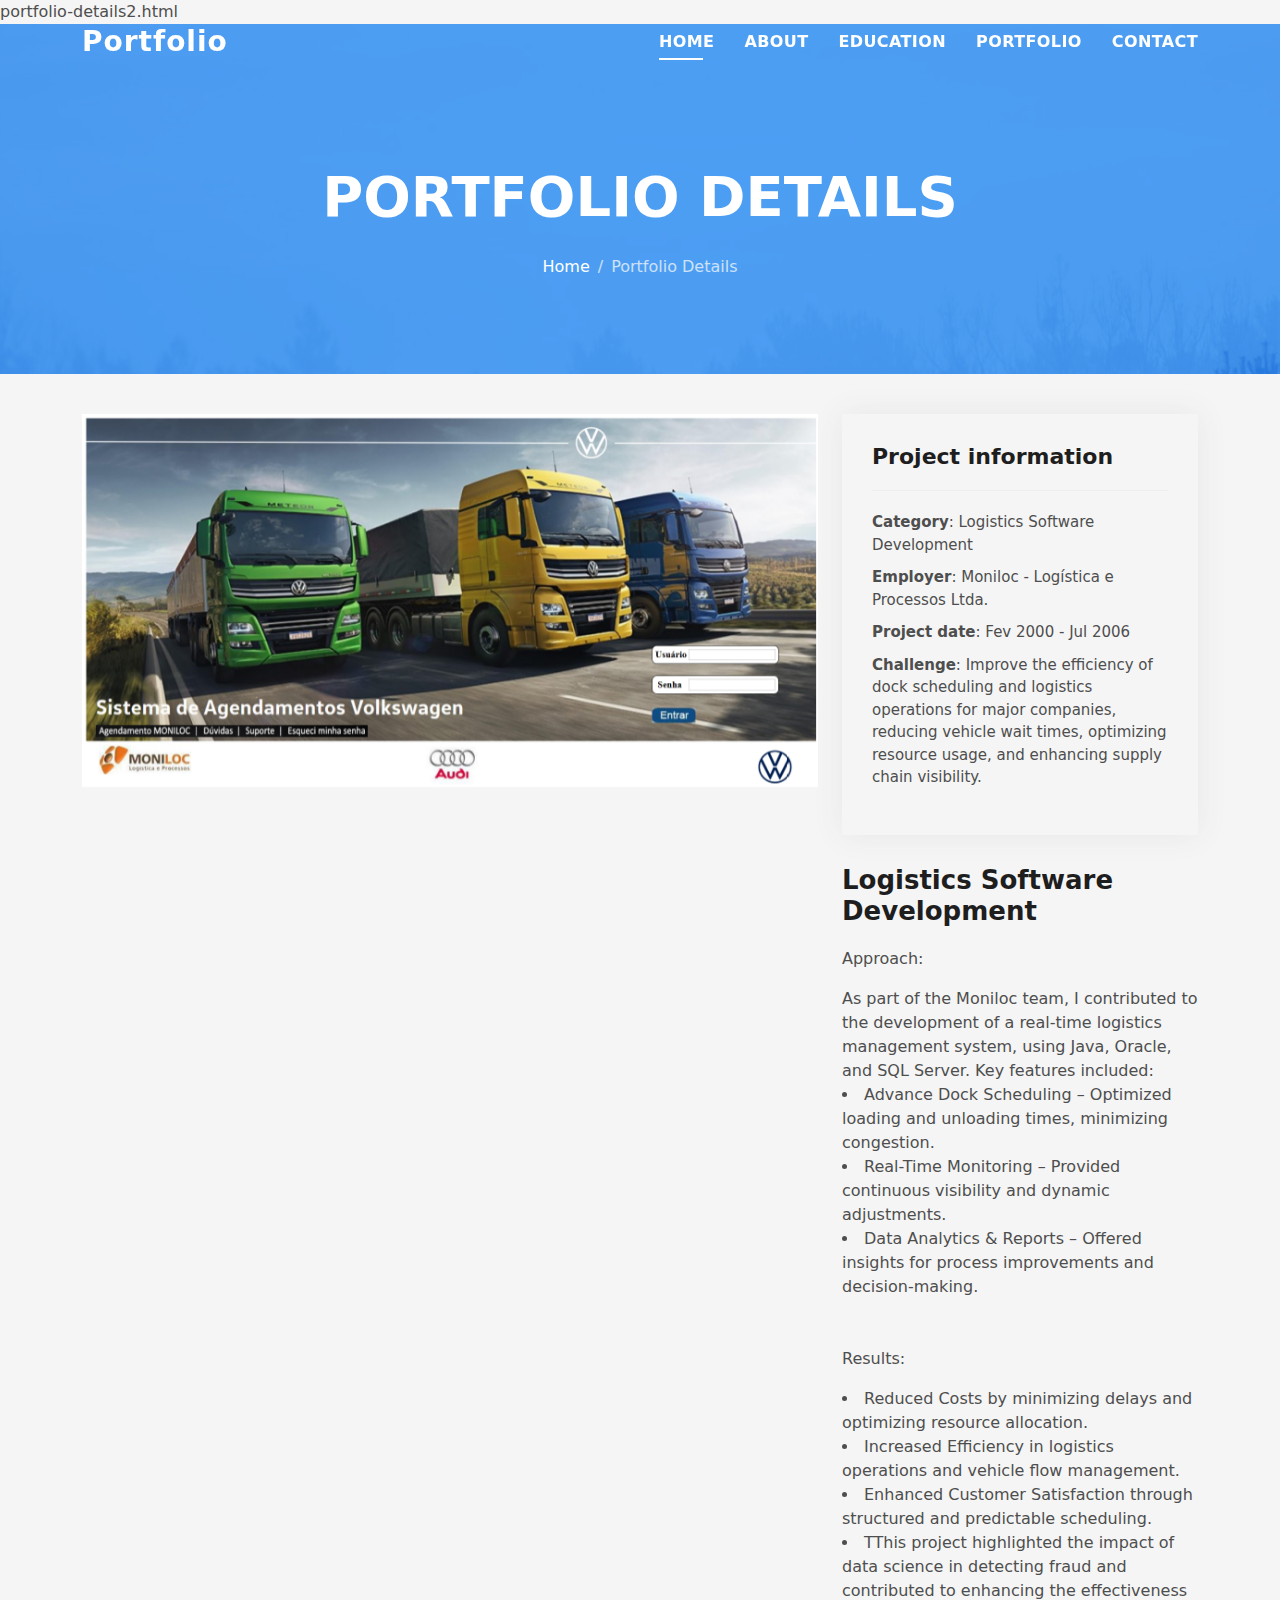
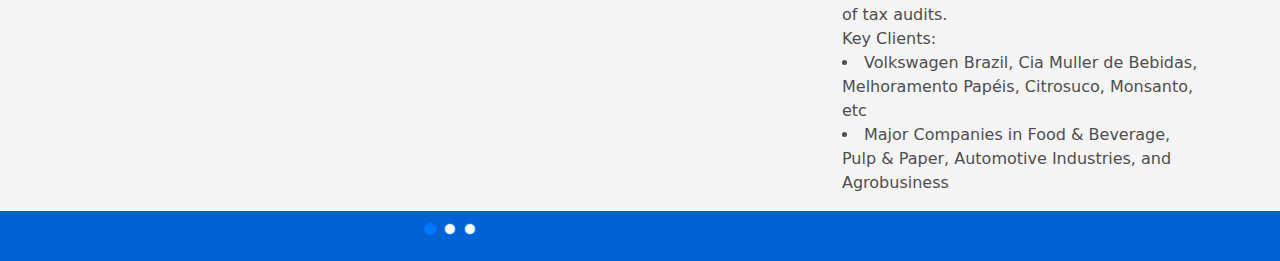
<file: portfolio-details6.html>
portfolio-details2.html<!DOCTYPE html>
<html lang="en">

<head>
  <meta charset="utf-8">
  <meta content="width=device-width, initial-scale=1.0" name="viewport">

  <title>Portfolio Details</title>
  <meta content="" name="description">
  <meta content="" name="keywords">

  <!-- Favicons -->
  <link href="assets/img/favicon.png" rel="icon">
  <link href="assets/img/apple-touch-icon.png" rel="apple-touch-icon">

  <!-- Vendor CSS Files -->
  <link href="assets/vendor/bootstrap/css/bootstrap.min.css" rel="stylesheet">
  <link href="assets/vendor/bootstrap-icons/bootstrap-icons.css" rel="stylesheet">
  <link href="assets/vendor/glightbox/css/glightbox.min.css" rel="stylesheet">
  <link href="assets/vendor/swiper/swiper-bundle.min.css" rel="stylesheet">

  <!-- Template Main CSS File -->
  <link href="assets/css/style.css" rel="stylesheet">

</head>

<body>

 <header id="header" class="fixed-top">
    <div class="container d-flex align-items-center justify-content-between">

      <h1 class="logo"><a href="index.html">Portfolio</a></h1>
      <nav id="navbar" class="navbar">
        <ul>
          <li><a class="nav-link scrollto active" href="index.html#hero">Home</a></li>
          <li><a class="nav-link scrollto" href="index.html#about">About</a></li>
          <li><a class="nav-link scrollto" href="index.html#services">Education</a></li>
          <li><a class="nav-link scrollto " href="index.html#work">Portfolio</a></li>
          <li><a class="nav-link scrollto" href="index.html#contact">Contact</a></li>
        </ul>
        <i class="bi bi-list mobile-nav-toggle"></i>
      </nav><!-- .navbar -->

    </div>
  </header><!-- End Header -->

  <div class="hero hero-single route bg-image" style="background-image: url(assets/img/overlay-bg.jpg)">
    <div class="overlay-mf"></div>
    <div class="hero-content display-table">
      <div class="table-cell">
        <div class="container">
          <h2 class="hero-title mb-4">Portfolio Details</h2>
          <ol class="breadcrumb d-flex justify-content-center">
            <li class="breadcrumb-item">
              <a href="#">Home</a>
            </li>
            <li class="breadcrumb-item active">Portfolio Details</li>
          </ol>
        </div>
      </div>
    </div>
  </div>

  <main id="main">

    <!-- ======= Portfolio Details Section ======= -->
    <section id="portfolio-details" class="portfolio-details">
      <div class="container">

        <div class="row gy-4">

          <div class="col-lg-8">
            <div class="portfolio-details-slider swiper">
              <div class="swiper-wrapper align-items-center">

                <div class="swiper-slide">
                  <img src="assets/img/moniloc1.png" alt="">
                </div>

                <div class="swiper-slide">
                  <img src="assets/img/moniloc2.png" alt="" width="50%" height="50%">
                </div>

                <div class="swiper-slide">
                  <img src="assets/img/moniloc3.png" alt="">
                </div>


              </div>
              <div class="swiper-pagination"></div>
            </div>
          </div>

          <div class="col-lg-4">
            <div class="portfolio-info">
              <h3>Project information</h3>
              <ul>
                <li><strong>Category</strong>: Logistics Software Development</li>
                <li><strong>Employer</strong>: Moniloc - Logística e Processos Ltda.</li>
                <li><strong>Project date</strong>: Fev 2000 - Jul 2006</li>
                <li><strong>Challenge</strong>: Improve the efficiency of dock scheduling and logistics operations for major companies, reducing vehicle wait times, optimizing resource usage, and enhancing supply chain visibility.</li>
              </ul>
            </div>
            <div class="portfolio-description">
              <h2>Logistics Software Development</h2>
              <p>
                Approach: </p>
                As part of the Moniloc team, I contributed to the development of a real-time logistics management system, using Java, Oracle, and SQL Server.
              Key features included:
<li>Advance Dock Scheduling – Optimized loading and unloading times, minimizing congestion.</li>
<li>Real-Time Monitoring – Provided continuous visibility and dynamic adjustments.</li>
<li>Data Analytics & Reports – Offered insights for process improvements and decision-making.</li>
              <br><br>
              <p>
                Results:</p>
                <li>Reduced Costs by minimizing delays and optimizing resource allocation.</li>
                <li>Increased Efficiency in logistics operations and vehicle flow management.</li>
                <li>Enhanced Customer Satisfaction through structured and predictable scheduling.</li>
                <li>TThis project highlighted the impact of data science in detecting fraud and contributed to enhancing the effectiveness of tax audits.</li>
Key Clients:
<li>Volkswagen Brazil, Cia Muller de Bebidas, Melhoramento Papéis, Citrosuco, Monsanto, etc</li>
<li>Major Companies in Food & Beverage, Pulp & Paper, Automotive Industries, and Agrobusiness</li>

              </p>
            </div>
          </div>

        </div>

      </div>
    </section><!-- End Portfolio Details Section -->

  </main><!-- End #main -->

  <!-- ======= Footer ======= -->
  <footer>
    <div class="container">
      <div class="row">
        <div class="col-sm-12">
          <div class="copyright-box">

          </div>
        </div>
      </div>
    </div>
  </footer><!-- End  Footer -->

  <div id="preloader"></div>
  <a href="#" class="back-to-top d-flex align-items-center justify-content-center"><i class="bi bi-arrow-up-short"></i></a>

  <!-- Vendor JS Files -->
  <script src="assets/vendor/purecounter/purecounter_vanilla.js"></script>
  <script src="assets/vendor/bootstrap/js/bootstrap.bundle.min.js"></script>
  <script src="assets/vendor/glightbox/js/glightbox.min.js"></script>
  <script src="assets/vendor/swiper/swiper-bundle.min.js"></script>
  <script src="assets/vendor/typed.js/typed.umd.js"></script>
  <script src="assets/vendor/php-email-form/validate.js"></script>

  <!-- Template Main JS File -->
  <script src="assets/js/main.js"></script>

</body>

</html>
</file>
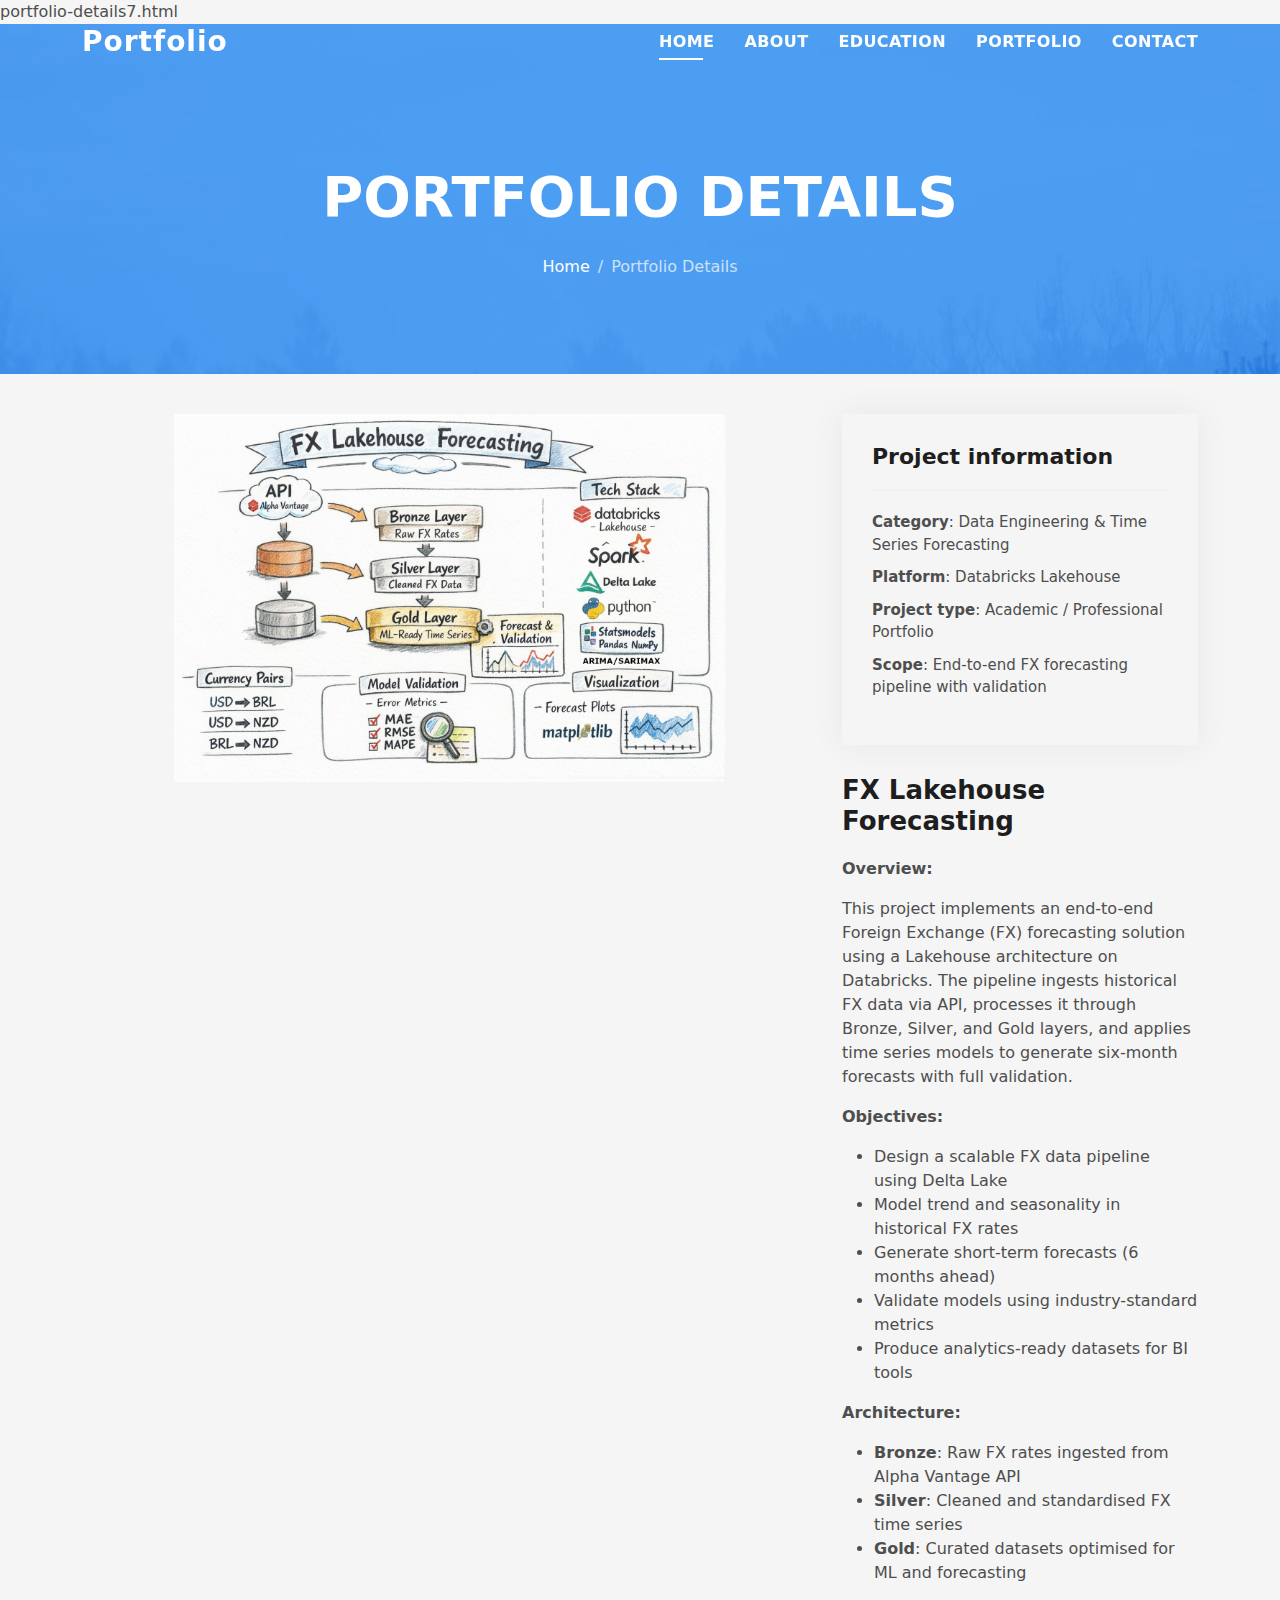
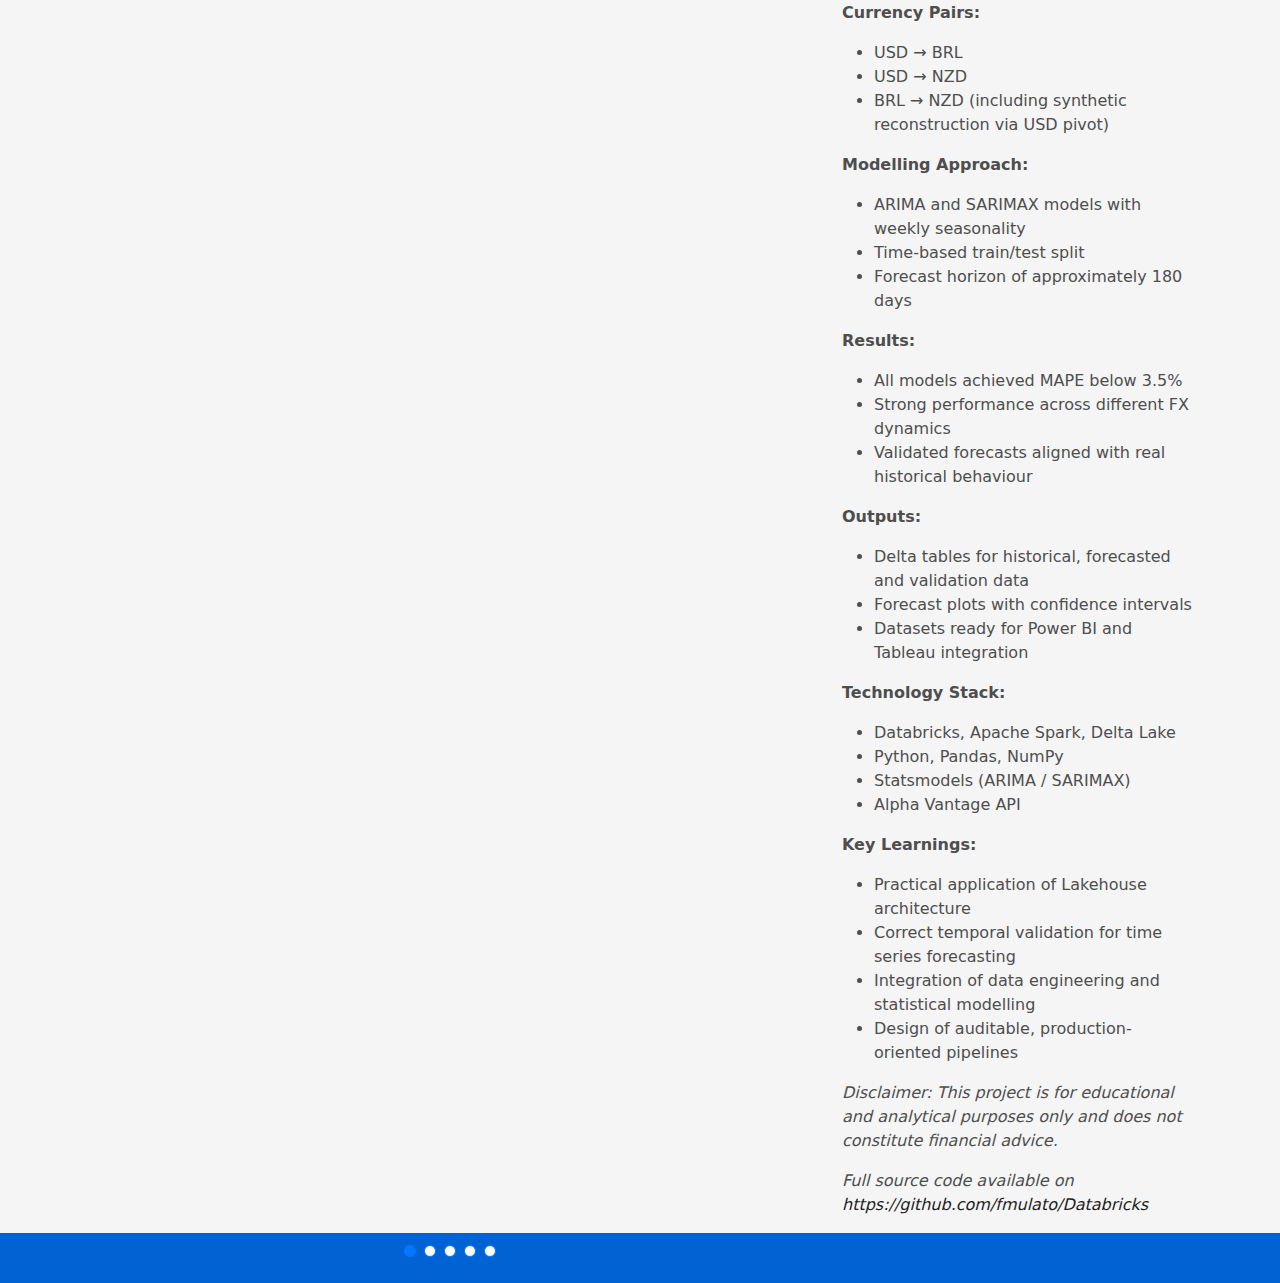
<file: portfolio-details7.html>
portfolio-details7.html<!DOCTYPE html>
<html lang="en">

<head>
  <meta charset="utf-8">
  <meta content="width=device-width, initial-scale=1.0" name="viewport">

  <title>Portfolio Details</title>
  <meta content="" name="description">
  <meta content="" name="keywords">

  <!-- Favicons -->
  <link href="assets/img/favicon.png" rel="icon">
  <link href="assets/img/apple-touch-icon.png" rel="apple-touch-icon">

  <!-- Vendor CSS Files -->
  <link href="assets/vendor/bootstrap/css/bootstrap.min.css" rel="stylesheet">
  <link href="assets/vendor/bootstrap-icons/bootstrap-icons.css" rel="stylesheet">
  <link href="assets/vendor/glightbox/css/glightbox.min.css" rel="stylesheet">
  <link href="assets/vendor/swiper/swiper-bundle.min.css" rel="stylesheet">

  <!-- Template Main CSS File -->
  <link href="assets/css/style.css" rel="stylesheet">

</head>

<body>

 <header id="header" class="fixed-top">
    <div class="container d-flex align-items-center justify-content-between">

      <h1 class="logo"><a href="index.html">Portfolio</a></h1>
      <nav id="navbar" class="navbar">
        <ul>
          <li><a class="nav-link scrollto active" href="index.html#hero">Home</a></li>
          <li><a class="nav-link scrollto" href="index.html#about">About</a></li>
          <li><a class="nav-link scrollto" href="index.html#services">Education</a></li>
          <li><a class="nav-link scrollto " href="index.html#work">Portfolio</a></li>
          <li><a class="nav-link scrollto" href="index.html#contact">Contact</a></li>
        </ul>
        <i class="bi bi-list mobile-nav-toggle"></i>
      </nav><!-- .navbar -->

    </div>
  </header><!-- End Header -->

  <div class="hero hero-single route bg-image" style="background-image: url(assets/img/overlay-bg.jpg)">
    <div class="overlay-mf"></div>
    <div class="hero-content display-table">
      <div class="table-cell">
        <div class="container">
          <h2 class="hero-title mb-4">Portfolio Details</h2>
          <ol class="breadcrumb d-flex justify-content-center">
            <li class="breadcrumb-item">
              <a href="#">Home</a>
            </li>
            <li class="breadcrumb-item active">Portfolio Details</li>
          </ol>
        </div>
      </div>
    </div>
  </div>

  <main id="main">

    <!-- ======= Portfolio Details Section ======= -->
    <section id="portfolio-details" class="portfolio-details">
      <div class="container">

        <div class="row gy-4">

          <div class="col-lg-8">
            <div class="portfolio-details-slider swiper">
              <div class="swiper-wrapper align-items-center">

                <div class="swiper-slide" align="center">
                  <img src="assets/img/databricks0.png" alt="" style="width:75%; height:auto;">
                </div>

                <div class="swiper-slide">
                  <img src="assets/img/databricks1.png" alt="">
                </div>

                <div class="swiper-slide">
                  <img src="assets/img/databricks2.png" alt="">
                </div>

                <div class="swiper-slide">
                  <img src="assets/img/databricks3.png" alt="">
                </div>

                <div class="swiper-slide">
                  <img src="assets/img/databricks4.png" alt="">
                </div>


              </div>
              <div class="swiper-pagination"></div>
            </div>
          </div>

          <div class="col-lg-4">
  <div class="portfolio-info">
    <h3>Project information</h3>
    <ul>
      <li><strong>Category</strong>: Data Engineering & Time Series Forecasting</li>
      <li><strong>Platform</strong>: Databricks Lakehouse</li>
      <li><strong>Project type</strong>: Academic / Professional Portfolio</li>
      <li><strong>Scope</strong>: End-to-end FX forecasting pipeline with validation</li>
    </ul>
  </div>

  <div class="portfolio-description">
    <h2>FX Lakehouse Forecasting</h2>

    <p><strong>Overview:</strong></p>
    <p>
      This project implements an end-to-end Foreign Exchange (FX) forecasting solution
      using a Lakehouse architecture on Databricks. The pipeline ingests historical FX data
      via API, processes it through Bronze, Silver, and Gold layers, and applies time series
      models to generate six-month forecasts with full validation.
    </p>

    <p><strong>Objectives:</strong></p>
    <ul>
      <li>Design a scalable FX data pipeline using Delta Lake</li>
      <li>Model trend and seasonality in historical FX rates</li>
      <li>Generate short-term forecasts (6 months ahead)</li>
      <li>Validate models using industry-standard metrics</li>
      <li>Produce analytics-ready datasets for BI tools</li>
    </ul>

    <p><strong>Architecture:</strong></p>
    <ul>
      <li><strong>Bronze</strong>: Raw FX rates ingested from Alpha Vantage API</li>
      <li><strong>Silver</strong>: Cleaned and standardised FX time series</li>
      <li><strong>Gold</strong>: Curated datasets optimised for ML and forecasting</li>
    </ul>

    <p><strong>Currency Pairs:</strong></p>
    <ul>
      <li>USD → BRL</li>
      <li>USD → NZD</li>
      <li>BRL → NZD (including synthetic reconstruction via USD pivot)</li>
    </ul>

    <p><strong>Modelling Approach:</strong></p>
    <ul>
      <li>ARIMA and SARIMAX models with weekly seasonality</li>
      <li>Time-based train/test split</li>
      <li>Forecast horizon of approximately 180 days</li>
    </ul>

    <p><strong>Results:</strong></p>
    <ul>
      <li>All models achieved MAPE below 3.5%</li>
      <li>Strong performance across different FX dynamics</li>
      <li>Validated forecasts aligned with real historical behaviour</li>
    </ul>

    <p><strong>Outputs:</strong></p>
    <ul>
      <li>Delta tables for historical, forecasted and validation data</li>
      <li>Forecast plots with confidence intervals</li>
      <li>Datasets ready for Power BI and Tableau integration</li>
    </ul>

    <p><strong>Technology Stack:</strong></p>
    <ul>
      <li>Databricks, Apache Spark, Delta Lake</li>
      <li>Python, Pandas, NumPy</li>
      <li>Statsmodels (ARIMA / SARIMAX)</li>
      <li>Alpha Vantage API</li>
    </ul>

    <p><strong>Key Learnings:</strong></p>
    <ul>
      <li>Practical application of Lakehouse architecture</li>
      <li>Correct temporal validation for time series forecasting</li>
      <li>Integration of data engineering and statistical modelling</li>
      <li>Design of auditable, production-oriented pipelines</li>
    </ul>

    <p><em>Disclaimer: This project is for educational and analytical purposes only and does not constitute financial advice.</em></p>

    <p><em>
    Full source code available on
    <a href="https://github.com/fmulato/Databricks" target="_blank" rel="noopener noreferrer">
      https://github.com/fmulato/Databricks</a>
  </em></p>

  </div>
</div>

      </div>
    </section><!-- End Portfolio Details Section -->

  </main><!-- End #main -->

  <!-- ======= Footer ======= -->
  <footer>
    <div class="container">
      <div class="row">
        <div class="col-sm-12">
          <div class="copyright-box">

          </div>
        </div>
      </div>
    </div>
  </footer><!-- End  Footer -->

  <div id="preloader"></div>
  <a href="#" class="back-to-top d-flex align-items-center justify-content-center"><i class="bi bi-arrow-up-short"></i></a>

  <!-- Vendor JS Files -->
  <script src="assets/vendor/purecounter/purecounter_vanilla.js"></script>
  <script src="assets/vendor/bootstrap/js/bootstrap.bundle.min.js"></script>
  <script src="assets/vendor/glightbox/js/glightbox.min.js"></script>
  <script src="assets/vendor/swiper/swiper-bundle.min.js"></script>
  <script src="assets/vendor/typed.js/typed.umd.js"></script>
  <script src="assets/vendor/php-email-form/validate.js"></script>

  <!-- Template Main JS File -->
  <script src="assets/js/main.js"></script>

</body>

</html>
</file>
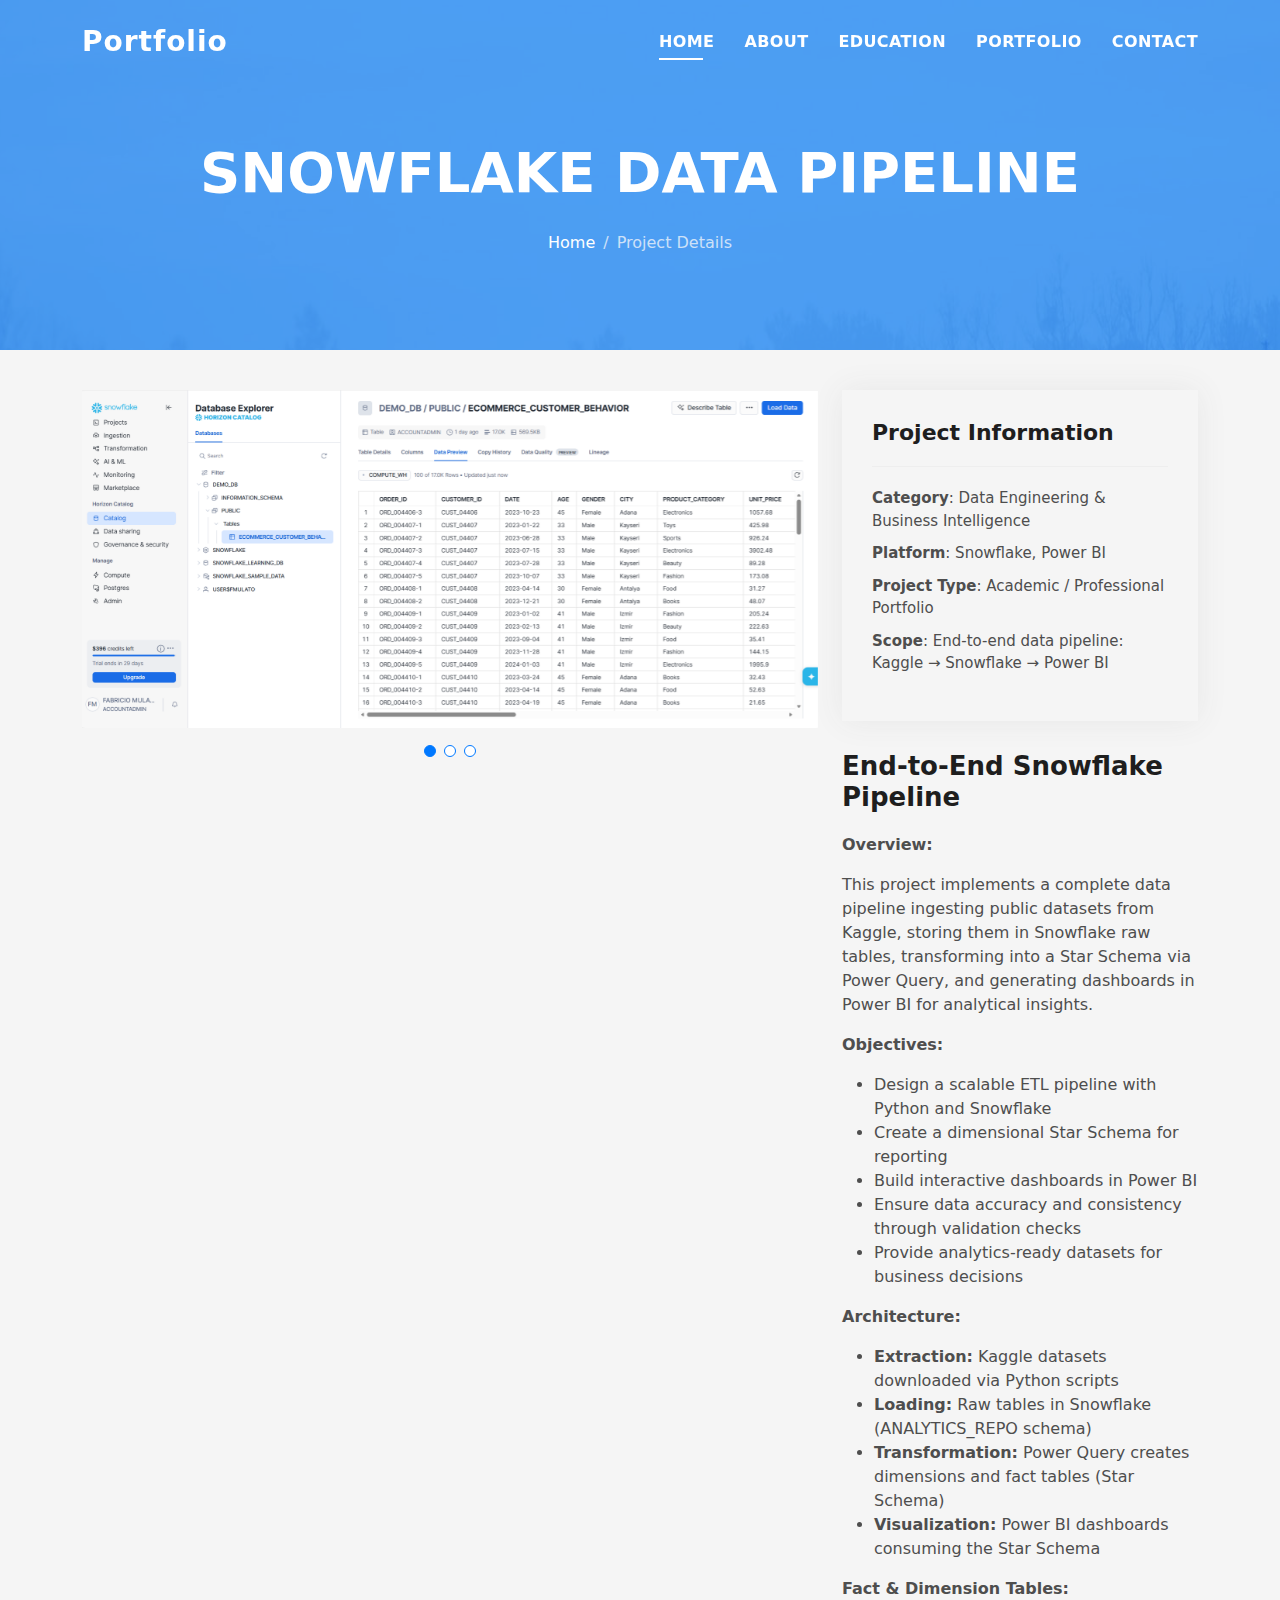
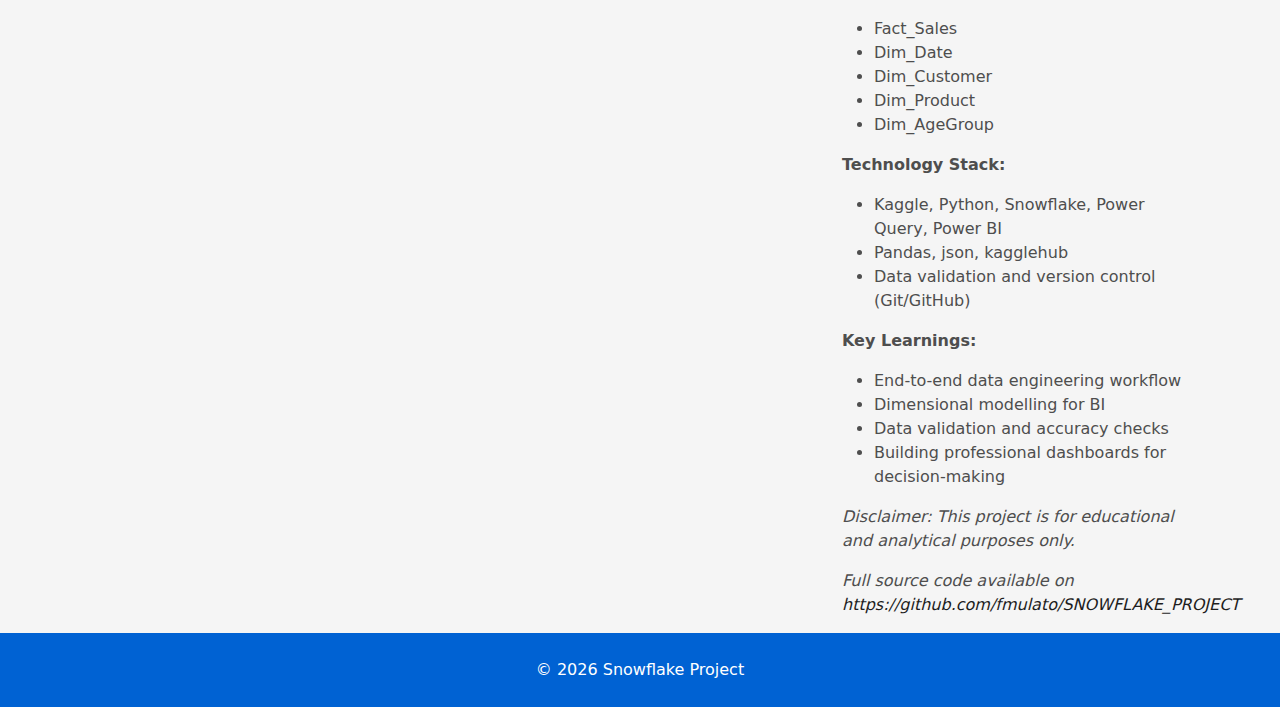
<file: portfolio-details8.html>
<!DOCTYPE html>
<html lang="en">

<head>
  <meta charset="utf-8">
  <meta content="width=device-width, initial-scale=1.0" name="viewport">

  <title>Snowflake Data Pipeline</title>
  <meta content="" name="description">
  <meta content="" name="keywords">

  <!-- Favicons -->
  <link href="assets/img/favicon.png" rel="icon">
  <link href="assets/img/apple-touch-icon.png" rel="apple-touch-icon">

  <!-- Vendor CSS Files -->
  <link href="assets/vendor/bootstrap/css/bootstrap.min.css" rel="stylesheet">
  <link href="assets/vendor/bootstrap-icons/bootstrap-icons.css" rel="stylesheet">
  <link href="assets/vendor/glightbox/css/glightbox.min.css" rel="stylesheet">
  <link href="assets/vendor/swiper/swiper-bundle.min.css" rel="stylesheet">

  <!-- Template Main CSS File -->
  <link href="assets/css/style.css" rel="stylesheet">

</head>

<body>

<header id="header" class="fixed-top">
  <div class="container d-flex align-items-center justify-content-between">

    <h1 class="logo"><a href="index.html">Portfolio</a></h1>
    <nav id="navbar" class="navbar">
      <ul>
        <li><a class="nav-link scrollto active" href="index.html#hero">Home</a></li>
        <li><a class="nav-link scrollto" href="index.html#about">About</a></li>
        <li><a class="nav-link scrollto" href="index.html#services">Education</a></li>
        <li><a class="nav-link scrollto " href="index.html#work">Portfolio</a></li>
        <li><a class="nav-link scrollto" href="index.html#contact">Contact</a></li>
      </ul>
      <i class="bi bi-list mobile-nav-toggle"></i>
    </nav><!-- .navbar -->

  </div>
</header><!-- End Header -->

<div class="hero hero-single route bg-image" style="background-image: url(assets/img/overlay-bg.jpg)">
  <div class="overlay-mf"></div>
  <div class="hero-content display-table">
    <div class="table-cell">
      <div class="container">
        <h2 class="hero-title mb-4">Snowflake Data Pipeline</h2>
        <ol class="breadcrumb d-flex justify-content-center">
          <li class="breadcrumb-item">
            <a href="#">Home</a>
          </li>
          <li class="breadcrumb-item active">Project Details</li>
        </ol>
      </div>
    </div>
  </div>
</div>

<main id="main">

  <!-- ======= Portfolio Details Section ======= -->
  <section id="portfolio-details" class="portfolio-details">
    <div class="container">

      <div class="row gy-4">

        <div class="col-lg-8">
          <div class="portfolio-details-slider swiper">
            <div class="swiper-wrapper align-items-center">

              <div class="swiper-slide">
                <img src="assets/img/snowflake_1.png" alt="Snowflake raw table">
              </div>

              <div class="swiper-slide">
                <img src="assets/img/snowflake_2.png" alt="Power Query Star Schema">
              </div>

              <div class="swiper-slide">
                <img src="assets/img/snowflake_git.png" alt="Power BI dashboard">
              </div>

            </div>
            <div class="swiper-pagination"></div>
          </div>
        </div>

        <div class="col-lg-4">
          <div class="portfolio-info">
            <h3>Project Information</h3>
            <ul>
              <li><strong>Category</strong>: Data Engineering & Business Intelligence</li>
              <li><strong>Platform</strong>: Snowflake, Power BI</li>
              <li><strong>Project Type</strong>: Academic / Professional Portfolio</li>
              <li><strong>Scope</strong>: End-to-end data pipeline: Kaggle → Snowflake → Power BI</li>
            </ul>
          </div>

          <div class="portfolio-description">
            <h2>End-to-End Snowflake Pipeline</h2>

            <p><strong>Overview:</strong></p>
            <p>
              This project implements a complete data pipeline ingesting public datasets from Kaggle,
              storing them in Snowflake raw tables, transforming into a Star Schema via Power Query,
              and generating dashboards in Power BI for analytical insights.
            </p>

            <p><strong>Objectives:</strong></p>
            <ul>
              <li>Design a scalable ETL pipeline with Python and Snowflake</li>
              <li>Create a dimensional Star Schema for reporting</li>
              <li>Build interactive dashboards in Power BI</li>
              <li>Ensure data accuracy and consistency through validation checks</li>
              <li>Provide analytics-ready datasets for business decisions</li>
            </ul>

            <p><strong>Architecture:</strong></p>
            <ul>
              <li><strong>Extraction:</strong> Kaggle datasets downloaded via Python scripts</li>
              <li><strong>Loading:</strong> Raw tables in Snowflake (ANALYTICS_REPO schema)</li>
              <li><strong>Transformation:</strong> Power Query creates dimensions and fact tables (Star Schema)</li>
              <li><strong>Visualization:</strong> Power BI dashboards consuming the Star Schema</li>
            </ul>

            <p><strong>Fact & Dimension Tables:</strong></p>
            <ul>
              <li>Fact_Sales</li>
              <li>Dim_Date</li>
              <li>Dim_Customer</li>
              <li>Dim_Product</li>
              <li>Dim_AgeGroup</li>
            </ul>

            <p><strong>Technology Stack:</strong></p>
            <ul>
              <li>Kaggle, Python, Snowflake, Power Query, Power BI</li>
              <li>Pandas, json, kagglehub</li>
              <li>Data validation and version control (Git/GitHub)</li>
            </ul>

            <p><strong>Key Learnings:</strong></p>
            <ul>
              <li>End-to-end data engineering workflow</li>
              <li>Dimensional modelling for BI</li>
              <li>Data validation and accuracy checks</li>
              <li>Building professional dashboards for decision-making</li>
            </ul>

            <p><em>Disclaimer: This project is for educational and analytical purposes only.</em></p>

            <p><em>
            Full source code available on
            <a href="https://github.com/fmulato/SNOWFLAKE_PROJECT" target="_blank" rel="noopener noreferrer">
              https://github.com/fmulato/SNOWFLAKE_PROJECT</a>
            </em></p>

          </div>
        </div>

      </div>
    </div>
  </section><!-- End Portfolio Details Section -->

</main><!-- End #main -->

<!-- ======= Footer ======= -->
<footer>
  <div class="container">
    <div class="row">
      <div class="col-sm-12">
        <div class="copyright-box">
          &copy; 2026 Snowflake Project
        </div>
      </div>
    </div>
  </div>
</footer><!-- End Footer -->

<div id="preloader"></div>
<a href="#" class="back-to-top d-flex align-items-center justify-content-center"><i class="bi bi-arrow-up-short"></i></a>

<!-- Vendor JS Files -->
<script src="assets/vendor/purecounter/purecounter_vanilla.js"></script>
<script src="assets/vendor/bootstrap/js/bootstrap.bundle.min.js"></script>
<script src="assets/vendor/glightbox/js/glightbox.min.js"></script>
<script src="assets/vendor/swiper/swiper-bundle.min.js"></script>
<script src="assets/vendor/typed.js/typed.umd.js"></script>
<script src="assets/vendor/php-email-form/validate.js"></script>

<!-- Template Main JS File -->
<script src="assets/js/main.js"></script>

</body>

</html>
</file>
<file: assets/css/style.css>
/**
* Template Name: DevFolio
* Template URL: https://bootstrapmade.com/devfolio-bootstrap-portfolio-html-template/
* Updated: Mar 17 2024 with Bootstrap v5.3.3
* Author: BootstrapMade.com
* License: https://bootstrapmade.com/license/
*/

/*--------------------------------------------------------------
# General
--------------------------------------------------------------*/
body {
  background-color: #f5f5f5;
  color: #4e4e4e;
}

h1,
h2,
h3,
h4,
h5,
h6 {
  color: #1e1e1e;
}

a {
  color: #1e1e1e;
  text-decoration: none;
  transition: all 0.5s ease-in-out;
}

a:hover {
  color: #0078ff;
  text-decoration: none;
  transition: all 0.5s ease-in-out;
}

.p-r {
  position: relative;
}

.color-a {
  text-decoration: none;
  color: #0078ff;
}

.color-d {
  color: #f5f5f5;
}

.color-text-a {
  text-decoration: none;
  color: #4e4e4e;
}

.box-shadow,
.card-blog,
.work-box,
.service-box,
.paralax-mf {
  box-shadow: 0 13px 8px -10px rgba(0, 0, 0, 0.1);
}

.box-shadow-a,
.button:hover {
  text-decoration: none;
  box-shadow: 0 0 0 4px #cde1f8;
}

.display-5 {
  font-size: 2.5rem;
  font-weight: 300;
  line-height: 1.1;
}

.display-6 {
  font-size: 2rem;
  font-weight: 300;
  line-height: 1.1;
}

.avatar {
  width: 32px;
  height: 32px;
  margin-right: 4px;
  overflow: hidden;
}

.bg-image {
  background-repeat: no-repeat;
  background-attachment: fixed;
  background-size: cover;
  background-position: center center;
}

@media (max-width: 1024px) {
  .bg-image {
    background-attachment: scroll;
  }
}

.overlay-mf {
  background-color: #0078ff;
}

.overlay-mf {
  position: absolute;
  top: 0;
  left: 0px;
  padding: 0;
  height: 100%;
  width: 100%;
  opacity: 0.7;
}

.paralax-mf {
  position: relative;
  padding: 8rem 0;
}

.display-table {
  width: 100%;
  height: 100%;
  display: table;
}

.table-cell {
  display: table-cell;
  vertical-align: middle;
}

/*--/ Sections /--*/
.sect-4 {
  padding: 4rem 0;
}

.sect-pt4 {
  padding-top: 4rem;
}

.sect-mt4 {
  margin-top: 4rem;
}

/*--/ Title s /--*/
.title-s {
  font-weight: 600;
  color: #1e1e1e;
  font-size: 1.1rem;
}

/*--/ Title A /--*/
.title-box {
  margin-bottom: 4rem;
}

.title-a {
  text-decoration: none;
  font-size: 3rem;
  font-weight: bold;
  text-transform: uppercase;
}

.subtitle-a {
  text-decoration: none;
  color: #4e4e4e;
}

.line-mf {
  width: 40px;
  height: 5px;
  background-color: #0078ff;
  margin: 0 auto;
}

/*--/ Title Left /--*/
.title-box-2 {
  margin-bottom: 3rem;
}

.title-left {
  font-size: 2rem;
  position: relative;
}

.title-left:before {
  content: "";
  position: absolute;
  height: 3px;
  background-color: #0078ff;
  width: 100px;
  bottom: -12px;
}

/*------/ Box /------*/
.box-pl2 {
  padding-left: 2rem;
}

.box-shadow-full {
  padding: 3rem 1.25rem;
  position: relative;
  background-color: #fff;
  margin-bottom: 3rem;
  z-index: 2;
  box-shadow: 0 1px 1px 0 rgba(0, 0, 0, 0.06), 0 2px 5px 0 rgba(0, 0, 0, 0.2);
}

@media (min-width: 768px) {
  .box-shadow-full {
    padding: 3rem;
  }
}

/*------/ Socials /------*/
.socials {
  padding: 1.5rem 0;
}

.socials ul li {
  display: inline-block;
}

.socials .ico-circle {
  height: 40px;
  width: 40px;
  font-size: 1.2rem;
  border-radius: 50%;
  line-height: 1.6;
  margin: 0 15px 0 0;
  box-shadow: 0 0 0 3px #0078ff;
  transition: all 500ms ease;
}

.socials .ico-circle:hover {
  background-color: #0078ff;
  color: #fff;
  box-shadow: 0 0 0 3px #cde1f8;
  transition: all 500ms ease;
}

/*------/ Ul resect /------*/
.ul-resect,
.widget-tags ul,
.widget-sidebar .list-sidebar,
.box-comments .list-comments,
.blog-wrapper .post-meta ul,
.list-ico,
.socials ul {
  list-style: none;
  padding-left: 0;
  margin-bottom: 0;
}

.list-ico {
  line-height: 2;
}

.list-ico span {
  color: #0078ff;
  margin-right: 10px;
}

/*------/ Ico Circle /------*/
.ico-circle {
  height: 100px;
  width: 100px;
  font-size: 2rem;
  border-radius: 50%;
  line-height: 1.55;
  margin: 0 auto;
  text-align: center;
  box-shadow: 0 0 0 10px #0078ff;
  display: block;
}

/*------/ Owl Carousel /------*/
.owl-theme .owl-dots {
  text-align: center;
  margin-top: 18px;
}

.owl-theme .owl-dots .owl-dot {
  display: inline-block;
}

.owl-theme .owl-dots .owl-dot span {
  width: 18px;
  height: 7px;
  margin: 5px 5px;
  background: #cde1f8;
  border: 0px solid #cde1f8;
  display: block;
  transition: all 0.6s ease-in-out;
  cursor: pointer;
}

.owl-theme .owl-dots .owl-dot:hover span {
  background-color: #cde1f8;
}

.owl-theme .owl-dots .owl-dot.active span {
  background-color: #1B1B1B;
  width: 25px;
}

/*--/ Scrolltop s /--*/
.scrolltop-mf {
  position: relative;
  display: none;
}

.scrolltop-mf span {
  z-index: 999;
  position: fixed;
  width: 42px;
  height: 42px;
  background-color: #0078ff;
  opacity: 0.7;
  font-size: 1.6rem;
  line-height: 1.5;
  text-align: center;
  color: #fff;
  top: auto;
  left: auto;
  right: 30px;
  bottom: 50px;
  cursor: pointer;
  border-radius: 50%;
}

/*--------------------------------------------------------------
# Back to top button
--------------------------------------------------------------*/
.back-to-top {
  position: fixed;
  visibility: hidden;
  opacity: 0;
  right: 15px;
  bottom: 15px;
  z-index: 996;
  background: #0078ff;
  width: 40px;
  height: 40px;
  border-radius: 50px;
  transition: all 0.4s;
}

.back-to-top i {
  font-size: 28px;
  color: #fff;
  line-height: 0;
}

.back-to-top:hover {
  background: #298eff;
  color: #fff;
}

.back-to-top.active {
  visibility: visible;
  opacity: 1;
}

/*------/ Prelaoder /------*/
#preloader {
  position: fixed;
  top: 0;
  left: 0;
  right: 0;
  bottom: 0;
  z-index: 9999;
  overflow: hidden;
  background: #fff;
}

#preloader:before {
  content: "";
  position: fixed;
  top: calc(50% - 30px);
  left: calc(50% - 30px);
  border: 6px solid #f2f2f2;
  border-top: 6px solid #0078ff;
  border-radius: 50%;
  width: 60px;
  height: 60px;
  animation: animate-preloader 1s linear infinite;
}

@keyframes animate-preloader {
  0% {
    transform: rotate(0deg);
  }

  100% {
    transform: rotate(360deg);
  }
}

/*------/ Button /------*/
.button {
  display: inline-block;
  padding: 0.3rem 0.6rem;
  text-align: center;
  vertical-align: middle;
  -webkit-user-select: none;
  -moz-user-select: none;
  user-select: none;
  font-size: 1rem;
  border-radius: 0.3rem;
  border: 1px solid transparent;
  transition: all 500ms ease;
  cursor: pointer;
}

.button:focus {
  outline: 0;
}

.button:hover {
  background-color: #0062d3;
  color: #fff;
  transition: all 500ms ease;
}

.button-a {
  text-decoration: none;
  background-color: #0078ff;
  color: #fff;
  border-color: #cde1f8;
}

.button-big {
  padding: 0.9rem 2.3rem;
  font-size: 1.2rem;
}

.button-rouded {
  border-radius: 5rem;
}

.btn-lg {
  padding: 0.5rem 1rem;
  font-size: 1.25rem;
  line-height: 1.5;
  border-radius: 0.3rem;
}

/*--------------------------------------------------------------
# Header
--------------------------------------------------------------*/
#header {
  transition: all 0.5s;
  z-index: 997;
  padding: 20px 0;
}

#header .logo {
  font-size: 28px;
  margin: 0;
  padding: 0;
  font-weight: 600;
  letter-spacing: 1px;
}

#header .logo a {
  color: #fff;
}

#header .logo img {
  max-height: 40px;
}

#header.header-scrolled {
  background: rgba(0, 0, 0, 0.9);
  padding: 12px 0;
}

/*--------------------------------------------------------------
# Navigation Menu
--------------------------------------------------------------*/
/**
* Desktop Navigation 
*/
.navbar {
  padding: 0;
}

.navbar ul {
  margin: 0;
  padding: 0;
  display: flex;
  list-style: none;
  align-items: center;
}

.navbar li {
  position: relative;
}

.navbar>ul>li {
  white-space: nowrap;
  padding: 10px 0 10px 30px;
}

.navbar a,
.navbar a:focus {
  display: flex;
  align-items: center;
  justify-content: space-between;
  color: #fff;
  font-size: 16px;
  font-weight: 600;
  padding: 0;
  white-space: nowrap;
  transition: 0.3s;
  letter-spacing: 0.4px;
  position: relative;
  text-transform: uppercase;
}

.navbar a i,
.navbar a:focus i {
  font-size: 12px;
  line-height: 0;
  margin-left: 5px;
}

.navbar>ul>li>a:before {
  content: "";
  position: absolute;
  width: 100%;
  height: 2px;
  bottom: -6px;
  left: 0;
  width: 0;
  background-color: #fff;
  visibility: hidden;
  transition: all 0.3s ease-in-out 0s;
}

.navbar a:hover:before,
.navbar li:hover>a:before,
.navbar .active:before {
  visibility: visible;
  width: 80%;
}

.navbar a:hover,
.navbar .active,
.navbar .active:focus,
.navbar li:hover>a {
  color: #fff;
}

.navbar .dropdown ul {
  display: block;
  position: absolute;
  left: 30px;
  top: calc(100% + 30px);
  margin: 0;
  padding: 10px 0;
  z-index: 99;
  opacity: 0;
  visibility: hidden;
  background: #fff;
  box-shadow: 0px 0px 30px rgba(127, 137, 161, 0.25);
  transition: 0.3s;
}

.navbar .dropdown ul li {
  min-width: 200px;
}

.navbar .dropdown ul a {
  padding: 10px 20px;
  font-size: 14px;
  text-transform: none;
  color: #4e4e4e;
}

.navbar .dropdown ul a i {
  font-size: 12px;
}

.navbar .dropdown ul a:hover,
.navbar .dropdown ul .active:hover,
.navbar .dropdown ul li:hover>a {
  color: #0078ff;
}

.navbar .dropdown:hover>ul {
  opacity: 1;
  top: 100%;
  visibility: visible;
}

.navbar .dropdown .dropdown ul {
  top: 0;
  left: calc(100% - 30px);
  visibility: hidden;
}

.navbar .dropdown .dropdown:hover>ul {
  opacity: 1;
  top: 0;
  left: 100%;
  visibility: visible;
}

@media (max-width: 1366px) {
  .navbar .dropdown .dropdown ul {
    left: -90%;
  }

  .navbar .dropdown .dropdown:hover>ul {
    left: -100%;
  }
}

/**
* Mobile Navigation 
*/
.mobile-nav-toggle {
  color: #fff;
  font-size: 28px;
  cursor: pointer;
  display: none;
  line-height: 0;
  transition: 0.5s;
}

@media (max-width: 991px) {
  .mobile-nav-toggle {
    display: block;
  }

  .navbar ul {
    display: none;
  }
}

.navbar-mobile {
  position: fixed;
  overflow: hidden;
  top: 0;
  right: 0;
  left: 0;
  bottom: 0;
  background: rgba(78, 78, 78, 0.9);
  transition: 0.3s;
  z-index: 999;
}

.navbar-mobile .mobile-nav-toggle {
  position: absolute;
  top: 15px;
  right: 15px;
}

.navbar-mobile ul {
  display: block;
  position: absolute;
  top: 55px;
  right: 15px;
  bottom: 15px;
  left: 15px;
  padding: 10px 0;
  background-color: #fff;
  overflow-y: auto;
  transition: 0.3s;
}

.navbar-mobile>ul>li {
  padding: 0;
}

.navbar-mobile a:hover:before,
.navbar-mobile li:hover>a:before,
.navbar-mobile .active:before {
  visibility: hidden;
}

.navbar-mobile a,
.navbar-mobile a:focus {
  padding: 10px 20px;
  font-size: 15px;
  color: #4e4e4e;
}

.navbar-mobile a:hover,
.navbar-mobile .active,
.navbar-mobile li:hover>a {
  color: #0078ff;
}

.navbar-mobile .getstarted,
.navbar-mobile .getstarted:focus {
  margin: 15px;
}

.navbar-mobile .dropdown ul {
  position: static;
  display: none;
  margin: 10px 20px;
  padding: 10px 0;
  z-index: 99;
  opacity: 1;
  visibility: visible;
  background: #fff;
  box-shadow: 0px 0px 30px rgba(127, 137, 161, 0.25);
}

.navbar-mobile .dropdown ul li {
  min-width: 200px;
}

.navbar-mobile .dropdown ul a {
  padding: 10px 20px;
}

.navbar-mobile .dropdown ul a i {
  font-size: 12px;
}

.navbar-mobile .dropdown ul a:hover,
.navbar-mobile .dropdown ul .active:hover,
.navbar-mobile .dropdown ul li:hover>a {
  color: #0078ff;
}

.navbar-mobile .dropdown>.dropdown-active {
  display: block;
}

/*--------------------------------------------------------------
# Hero Section
--------------------------------------------------------------*/
.hero {
  height: 100vh;
  position: relative;
  color: #fff;
}

.hero .hero-content {
  text-align: center;
  position: absolute;
}

.hero .overlay-itro {
  background-color: rgba(0, 0, 0, 0.6);
  position: absolute;
  top: 0;
  left: 0px;
  padding: 0;
  height: 100%;
  width: 100%;
  opacity: 0.9;
}

.hero .hero-title {
  color: #fff;
  font-weight: 600;
  font-size: 3rem;
}

@media (min-width: 768px) {
  .hero .hero-title {
    font-size: 4.5rem;
  }
}

.hero .hero-subtitle {
  font-size: 1.5rem;
  font-weight: 600;
}

@media (min-width: 768px) {
  .hero .hero-subtitle {
    font-size: 2.5rem;
  }
}

.hero .text-slider-items {
  display: none;
}

.hero-single {
  height: 350px;
}

.hero-single .hero-content {
  margin-top: 30px;
}

.hero-single .hero-title {
  text-transform: uppercase;
  font-size: 3rem;
}

@media (min-width: 768px) {
  .hero-single .hero-title {
    font-size: 3.5rem;
  }
}

.hero-single .breadcrumb {
  background-color: transparent;
  color: #0078ff;
}

.hero-single .breadcrumb .breadcrumb-item:before {
  color: #cde1f8;
}

.hero-single .breadcrumb .breadcrumb-item.active {
  color: #cde1f8;
}

.hero-single .breadcrumb a {
  color: #fff;
}

/*--------------------------------------------------------------
# About
--------------------------------------------------------------*/
.about-mf .box-shadow-full {
  padding-top: 4rem;
  padding-bottom: 4rem;
}

.about-mf .about-img {
  margin-bottom: 2rem;
}

.about-mf .about-img img {
  margin-left: 10px;
}

@media (min-width: 767px) {
  .about-mf .box-pl2 {
    margin-top: 3rem;
    padding-left: 0rem;
  }
}

.skill-mf span {
  color: #4e4e4e;
}

.skill-mf .progress {
  background-color: #cde1f8;
  margin: 0.5rem 0 1.2rem 0;
  border-radius: 0;
  height: 0.7rem;
}

.skill-mf .progress .progress-bar {
  height: 0.7rem;
  background-color: #0078ff;
}

/*--------------------------------------------------------------
# Services
--------------------------------------------------------------*/
.service-box {
  background-color: #fff;
  padding: 2.5rem 1.3rem;
  border-radius: 1rem;
  margin-bottom: 3rem;
  text-align: center;
}

.service-box:hover .ico-circle {
  transition: all 500ms ease;
  color: #fff;
  background-color: #0078ff;
  box-shadow: 0 0 0 10px #cde1f8;
}

.service-box .service-ico {
  margin-bottom: 1rem;
  color: #1e1e1e;
}

.service-box .ico-circle {
  transition: all 500ms ease;
  display: inline-flex;
  align-items: center;
  justify-content: center;
}

.service-box .ico-circle i {
  line-height: 0;
  font-size: 40px;
}

.service-box .s-title {
  font-size: 1.4rem;
  text-transform: uppercase;
  text-align: center;
  padding: 0.4rem 0;
}

.service-box .s-description {
  color: #4e4e4e;
}

/*--------------------------------------------------------------
# Counter
--------------------------------------------------------------*/
.counter-box {
  color: #fff;
  text-align: center;
}

@media (min-width: 577px) {
  .counter-box {
    margin-bottom: 1.8rem;
  }
}

.counter-ico {
  margin-bottom: 1rem;
}

.counter-ico .ico-circle {
  height: 60px;
  width: 60px;
  line-height: 1.5;
  box-shadow: 0 0 0 10px #cde1f8;
}

.counter-num .counter {
  font-size: 2rem;
  margin-bottom: 0;
}

/*--------------------------------------------------------------
# Portfolio
--------------------------------------------------------------*/
.work-box {
  margin-bottom: 3rem;
  -webkit-backface-visibility: hidden;
  backface-visibility: hidden;
  background-color: #fff;
}

.work-box:hover img {
  transform: scale(1.3);
}

.work-img {
  display: block;
  overflow: hidden;
}

.work-img img {
  transition: all 1s;
}

.work-content {
  padding: 2rem 3% 1rem 4%;
}

.work-content .w-more {
  color: #4e4e4e;
  font-size: 0.8rem;
}

.work-content .w-more .w-ctegory {
  color: #0078ff;
}

.work-content .w-like {
  font-size: 2.5rem;
  color: #0078ff;
  float: right;
}

.work-content .w-like a {
  color: #0078ff;
}

.work-content .w-like .num-like {
  font-size: 0.7rem;
}

.w-title {
  font-size: 1.2rem;
}

/*--------------------------------------------------------------
# Portfolio Details
--------------------------------------------------------------*/
.portfolio-details {
  padding-top: 40px;
}

.portfolio-details .portfolio-details-slider img {
  width: 100%;
}

.portfolio-details .portfolio-details-slider .swiper-pagination {
  margin-top: 20px;
  position: relative;
}

.portfolio-details .portfolio-details-slider .swiper-pagination .swiper-pagination-bullet {
  width: 12px;
  height: 12px;
  background-color: #fff;
  opacity: 1;
  border: 1px solid #0078ff;
}

.portfolio-details .portfolio-details-slider .swiper-pagination .swiper-pagination-bullet-active {
  background-color: #0078ff;
}

.portfolio-details .portfolio-info {
  padding: 30px;
  box-shadow: 0px 0 30px rgba(78, 78, 78, 0.08);
}

.portfolio-details .portfolio-info h3 {
  font-size: 22px;
  font-weight: 700;
  margin-bottom: 20px;
  padding-bottom: 20px;
  border-bottom: 1px solid #eee;
}

.portfolio-details .portfolio-info ul {
  list-style: none;
  padding: 0;
  font-size: 15px;
}

.portfolio-details .portfolio-info ul li+li {
  margin-top: 10px;
}

.portfolio-details .portfolio-description {
  padding-top: 30px;
}

.portfolio-details .portfolio-description h2 {
  font-size: 26px;
  font-weight: 700;
  margin-bottom: 20px;
}

.portfolio-details .portfolio-description p {
  padding: 0;
}

/*--------------------------------------------------------------
# Testimonials
--------------------------------------------------------------*/
.testimonial-box {
  color: #fff;
  text-align: center;
}

.testimonial-box .author-test {
  margin-top: 1rem;
}

.testimonial-box .author-test img {
  margin: 0 auto;
}

.testimonial-box .author {
  color: #fff;
  text-transform: uppercase;
  font-weight: 600;
  margin: 1rem 0;
  display: block;
  font-size: 1.4rem;
}

.testimonial-box .comit {
  font-size: 2rem;
  color: #0078ff;
  background-color: #fff;
  width: 52px;
  height: 52px;
  display: block;
  margin: 0 auto;
  border-radius: 50%;
  line-height: 1.6;
}

@media (min-width: 768px) {
  .testimonial-box .description {
    padding: 0 5rem;
  }
}

@media (min-width: 992px) {
  .testimonial-box .description {
    padding: 0 8rem;
  }
}

@media (min-width: 1200px) {
  .testimonial-box .description {
    padding: 0 13rem;
  }
}

.swiper-pagination {
  margin-top: 20px;
  position: relative;
}

.swiper-pagination .swiper-pagination-bullet {
  width: 12px;
  height: 12px;
  background-color: rgba(255, 255, 255, 0.4);
  opacity: 1;
}

.swiper-pagination .swiper-pagination-bullet-active {
  background-color: #fff;
}

/*--------------------------------------------------------------
# Contact
--------------------------------------------------------------*/
.footer-paralax {
  padding: 4rem 0 0 0;
}

.contact-mf {
  margin-top: 4rem;
}

@media (min-width: 767px) {
  .contact-mf .box-pl2 {
    margin-top: 3rem;
    padding-left: 0rem;
  }
}

.php-email-form .error-message {
  display: none;
  color: #fff;
  background: #ed3c0d;
  text-align: center;
  padding: 15px;
  font-weight: 600;
}

.php-email-form .sent-message {
  display: none;
  color: #fff;
  background: #18d26e;
  text-align: center;
  padding: 15px;
  font-weight: 600;
}

.php-email-form .loading {
  display: none;
  background: #fff;
  text-align: center;
  padding: 15px;
}

.php-email-form .loading:before {
  content: "";
  display: inline-block;
  border-radius: 50%;
  width: 24px;
  height: 24px;
  margin: 0 10px -6px 0;
  border: 3px solid #18d26e;
  border-top-color: #eee;
  animation: animate-loading 1s linear infinite;
}

.php-email-form input,
.php-email-form textarea {
  border-radius: 0;
  box-shadow: none;
  font-size: 14px;
}

.php-email-form input:focus,
.php-email-form textarea:focus {
  border-color: #0078ff;
}

.php-email-form input {
  padding: 10px 15px;
}

.php-email-form textarea {
  padding: 12px 15px;
  margin-bottom: 0;
}

.php-email-form button[type=submit] {
  background: #0078ff;
  border: 0;
  padding: 10px 24px;
  color: #fff;
  transition: 0.4s;
}

.php-email-form button[type=submit]:hover {
  background: #3393ff;
}

@keyframes animate-loading {
  0% {
    transform: rotate(0deg);
  }

  100% {
    transform: rotate(360deg);
  }
}

/*--------------------------------------------------------------
# Blog
--------------------------------------------------------------*/
@media (min-width: 767px) {
  .card-blog {
    margin-bottom: 3rem;
  }
}

.card-blog .card-body {
  position: relative;
}

.card-blog .card-category-box {
  position: absolute;
  text-align: center;
  top: -16px;
  left: 15px;
  right: 15px;
  line-height: 25px;
  overflow: hidden;
}

.card-blog .card-category {
  display: inline-block;
  color: #fff;
  padding: 0 15px 5px;
  overflow: hidden;
  background-color: #0078ff;
  border-radius: 4px;
}

.card-blog .card-category .category {
  color: #fff;
  display: inline-block;
  text-transform: uppercase;
  font-size: 0.7rem;
  letter-spacing: 0.1px;
  margin-bottom: 0;
}

.card-blog .card-title {
  font-size: 1.3rem;
  margin-top: 0.6rem;
}

.card-blog .card-description {
  color: #4e4e4e;
}

.card-blog .post-author {
  display: inline-block;
}

.card-blog .post-date {
  color: #4e4e4e;
  display: inline-block;
  float: right;
}

/*--------------------------------------------------------------
# Blog Single
--------------------------------------------------------------*/
.post-box,
.form-comments,
.box-comments,
.widget-sidebar {
  padding: 2rem;
  background-color: #fff;
  margin-bottom: 3rem;
}

@media (min-width: 768px) {

  .post-box,
  .form-comments,
  .box-comments,
  .widget-sidebar {
    padding: 3rem;
  }
}

.blog-wrapper .article-title {
  font-size: 1.5rem;
}

@media (min-width: 768px) {
  .blog-wrapper .article-title {
    font-size: 1.9rem;
  }
}

.blog-wrapper .post-meta {
  margin: 1rem 0;
}

.blog-wrapper .post-meta ul {
  border-left: 4px solid #0078ff;
  margin-top: 1rem;
}

.blog-wrapper .post-meta ul li {
  display: inline-block;
  margin-left: 15px;
}

.blog-wrapper .post-meta ul a {
  color: #0078ff;
}

.blog-wrapper .post-meta ul span {
  color: #1e1e1e;
}

.blog-wrapper .blockquote {
  border-left: 4px solid #0078ff;
  padding: 18px;
  font-style: italic;
}

/*------/ Comments /------*/
.box-comments .list-comments li {
  padding-bottom: 40px;
}

.box-comments .list-comments .comment-avatar {
  display: table-cell;
  vertical-align: top;
}

.box-comments .list-comments .comment-avatar img {
  width: 80px;
  height: 80px;
}

.box-comments .list-comments .comment-author {
  font-size: 1.3rem;
}

@media (min-width: 768px) {
  .box-comments .list-comments .comment-author {
    font-size: 1.5rem;
  }
}

.box-comments .list-comments .comment-details {
  display: table-cell;
  vertical-align: top;
  padding-left: 25px;
}

.box-comments .list-comments a {
  color: #0078ff;
}

.box-comments .list-comments span {
  color: #1e1e1e;
  font-style: italic;
}

.box-comments .comment-children {
  margin-left: 40px;
}

/*------/ Sidebar /------*/
.widget-sidebar .sidebar-title {
  font-size: 1.6rem;
  font-weight: 600;
  border-left: 5px solid #0078ff;
  padding-left: 15px;
  text-transform: uppercase;
  margin-bottom: 1.5rem;
}

.widget-sidebar .list-sidebar li {
  position: relative;
  padding: 6px 0 6px 24px;
}

.widget-sidebar .list-sidebar li:before {
  position: absolute;
  content: "";
  width: 10px;
  height: 1px;
  left: 0;
  background-color: #0078ff;
  top: 20px;
}

.sidebar-search input {
  background-color: #fff;
  border-radius: 0;
  transition: all 0.5s ease-in-out;
}

.sidebar-search .btn-search {
  background-color: #0078ff;
  border-color: #0078ff;
  border-radius: 0;
  padding-left: 20px;
  padding-right: 20px;
}

.widget-tags ul li {
  display: inline-block;
  background-color: #0078ff;
  padding: 0.2rem 0.6rem;
  margin-bottom: 0.5rem;
  border-radius: 15px;
}

.widget-tags ul li a {
  color: #fff;
}

/*--------------------------------------------------------------
# Footer
--------------------------------------------------------------*/
footer {
  text-align: center;
  color: #fff;
  padding: 25px 0;
  background: #0062d3;
}

footer .copyright {
  margin-bottom: 0.3rem;
}

footer .credits {
  margin-bottom: 0;
}

footer .credits a {
  color: #fff;
}
</file>
